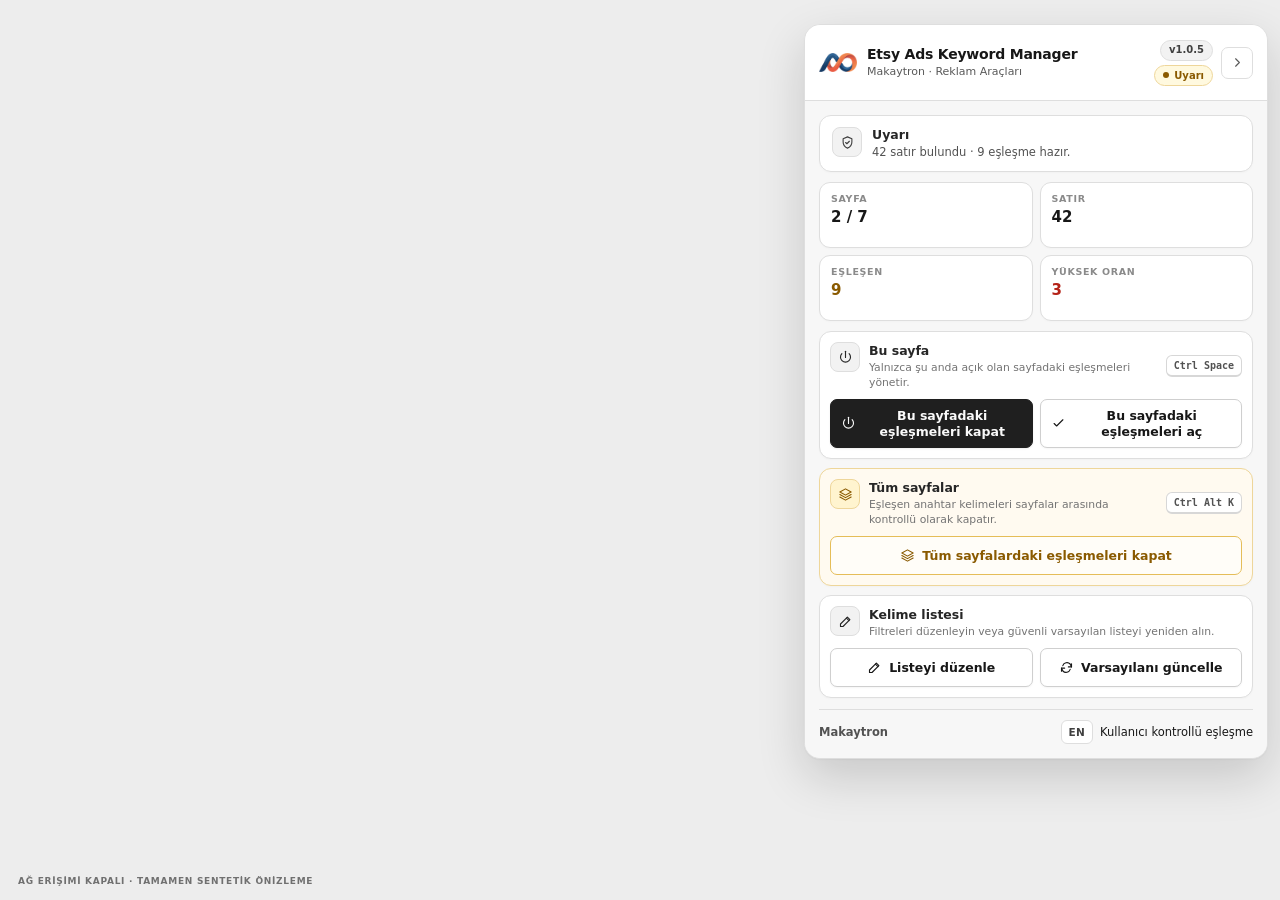
<file: docs/design/previews/ads-keyword-manager-command-center-v1.html>
<!doctype html>
<html lang="tr">
<head>
<meta charset="utf-8">
<meta name="viewport" content="width=device-width,initial-scale=1">
<title>Makaytron Etsy Ads Keyword Manager — production command center</title>
<style>
  html,body{margin:0;min-height:100%;background:#ededed;color:#171717;font-family:Inter,ui-sans-serif,-apple-system,BlinkMacSystemFont,"Segoe UI",sans-serif}
  body{overflow:hidden}
  .fixture-watermark{position:fixed;left:18px;bottom:13px;color:#707070;font:750 9px/1.2 ui-sans-serif,system-ui;letter-spacing:.08em;text-transform:uppercase;z-index:2}
  #listing-detail-targeted-keywords-accordion{position:absolute;left:-12000px;top:0;width:1100px;background:#fff}
  #makaytron-ad-wordlist{top:24px!important;right:12px!important}
</style>
<script>
(() => {
  const store = new Map([
    ['adWordlist', "svg\npng\ndigital\ntemplate\n=instant download\n/mockup|bundle/"],
    ['adWordlistLanguage', 'tr'],
    ['adWordlistPanelCollapsed', false],
    ['adKeywordManagerScriptUpdateState', { lastCheckedAt: 1788368650539, lastStatus: 'current', latestVersion: '1.0.5' }],
    ['makaytron-telemetry:etsy-ads-keyword-manager:v1:enabled', false],
    ['makaytron-telemetry:etsy-ads-keyword-manager:v1:enable-pending', false]
  ]);
  let menuId = 0;
  globalThis.GM = {
    getValue: async (key, fallback) => store.has(key) ? store.get(key) : fallback,
    setValue: async (key, value) => { store.set(key, value); },
    deleteValue: async key => { store.delete(key); },
    addValueChangeListener: () => 1,
    registerMenuCommand: () => ++menuId
  };
  globalThis.GM_info = { script: {
    version: '1.0.5',
    downloadURL: 'https://raw.githubusercontent.com/Makaytron/Etsy-Automation-Tools/main/scripts/etsy-ads-keyword-manager/Makaytron-Etsy-Ads-Keyword-Manager.user.js',
    updateURL: 'https://raw.githubusercontent.com/Makaytron/Etsy-Automation-Tools/main/scripts/etsy-ads-keyword-manager/Makaytron-Etsy-Ads-Keyword-Manager.user.js'
  }};
  globalThis.GM_registerMenuCommand = () => ++menuId;
  globalThis.GM_unregisterMenuCommand = () => {};
  globalThis.GM_addElement = (tag, attributes = {}) => {
    const element = document.createElement(tag);
    for (const [key, value] of Object.entries(attributes)) {
      if (key === 'textContent') element.textContent = value;
      else element.setAttribute(key, String(value));
    }
    (document.head || document.documentElement).appendChild(element);
    return element;
  };
  globalThis.GM_xmlhttpRequest = options => {
    setTimeout(() => options.onload?.({
      status: 200,
      responseText: '// ==UserScript==\n// @version 1.0.5\n// ==/UserScript=='
    }), 0);
    return { abort() {} };
  };
  globalThis.GM_getValue = (key, fallback) => store.has(key) ? store.get(key) : fallback;
  globalThis.GM_setValue = (key, value) => store.set(key, value);
  globalThis.GM_deleteValue = key => store.delete(key);
  window.confirm = () => false;
  window.open = () => null;

  const view = new URL(location.href).searchParams.get('view') || 'panel';
  const settle = () => {
    const panel = document.getElementById('makaytron-ad-wordlist');
    if (!panel) return false;
    const state = panel.querySelector('[data-panel-state]')?.dataset.state;
    if (!['ready', 'warning', 'success'].includes(state)) return false;
    document.getElementById('makaytron-ad-wordlist-toasts')?.remove();
    if (view === 'modal' && !document.getElementById('makaytron-ad-wordlist-editor')) {
      panel.querySelector('[data-action="edit"]')?.click();
      return false;
    }
    if (view === 'modal' && !document.getElementById('makaytron-ad-wordlist-editor')) return false;
    document.documentElement.setAttribute('data-fixture-ready', view);
    return true;
  };
  const readyTimer = setInterval(() => {
    if (settle()) clearInterval(readyTimer);
  }, 40);
  setTimeout(settle, 0);
})();
</script>
</head>
<body>
  <div class="fixture-watermark">Ağ erişimi kapalı · tamamen sentetik önizleme</div>
  <section id="listing-detail-targeted-keywords-accordion">
    <table>
      <thead><tr><th>Keyword</th><th>Clicks</th><th>Orders</th><th>Status</th></tr></thead>
      <tbody><tr class="wt-table__row">
    <th class="wt-table__row__cell" scope="row"><p>svg teacher bundle</p></th>
    <td><span class="wt-table--responsive__title">Clicks</span><p>52</p></td>
    <td><span class="wt-table--responsive__title">Orders</span><p>1</p></td>
    <td><label><input type="checkbox" ><span>Enabled</span></label></td>
  </tr>
<tr class="wt-table__row">
    <th class="wt-table__row__cell" scope="row"><p>png school mascot</p></th>
    <td><span class="wt-table--responsive__title">Clicks</span><p>30</p></td>
    <td><span class="wt-table--responsive__title">Orders</span><p>0</p></td>
    <td><label><input type="checkbox" checked><span>Enabled</span></label></td>
  </tr>
<tr class="wt-table__row">
    <th class="wt-table__row__cell" scope="row"><p>digital class shirt</p></th>
    <td><span class="wt-table--responsive__title">Clicks</span><p>80</p></td>
    <td><span class="wt-table--responsive__title">Orders</span><p>2</p></td>
    <td><label><input type="checkbox" checked><span>Enabled</span></label></td>
  </tr>
<tr class="wt-table__row">
    <th class="wt-table__row__cell" scope="row"><p>editable template tee</p></th>
    <td><span class="wt-table--responsive__title">Clicks</span><p>6</p></td>
    <td><span class="wt-table--responsive__title">Orders</span><p>1</p></td>
    <td><label><input type="checkbox" ><span>Enabled</span></label></td>
  </tr>
<tr class="wt-table__row">
    <th class="wt-table__row__cell" scope="row"><p>instant download</p></th>
    <td><span class="wt-table--responsive__title">Clicks</span><p>7</p></td>
    <td><span class="wt-table--responsive__title">Orders</span><p>1</p></td>
    <td><label><input type="checkbox" checked><span>Enabled</span></label></td>
  </tr>
<tr class="wt-table__row">
    <th class="wt-table__row__cell" scope="row"><p>mockup bundle</p></th>
    <td><span class="wt-table--responsive__title">Clicks</span><p>8</p></td>
    <td><span class="wt-table--responsive__title">Orders</span><p>1</p></td>
    <td><label><input type="checkbox" checked><span>Enabled</span></label></td>
  </tr>
<tr class="wt-table__row">
    <th class="wt-table__row__cell" scope="row"><p>retro svg design</p></th>
    <td><span class="wt-table--responsive__title">Clicks</span><p>9</p></td>
    <td><span class="wt-table--responsive__title">Orders</span><p>1</p></td>
    <td><label><input type="checkbox" ><span>Enabled</span></label></td>
  </tr>
<tr class="wt-table__row">
    <th class="wt-table__row__cell" scope="row"><p>digital png file</p></th>
    <td><span class="wt-table--responsive__title">Clicks</span><p>10</p></td>
    <td><span class="wt-table--responsive__title">Orders</span><p>1</p></td>
    <td><label><input type="checkbox" checked><span>Enabled</span></label></td>
  </tr>
<tr class="wt-table__row">
    <th class="wt-table__row__cell" scope="row"><p>teacher template</p></th>
    <td><span class="wt-table--responsive__title">Clicks</span><p>11</p></td>
    <td><span class="wt-table--responsive__title">Orders</span><p>1</p></td>
    <td><label><input type="checkbox" checked><span>Enabled</span></label></td>
  </tr>
<tr class="wt-table__row">
    <th class="wt-table__row__cell" scope="row"><p>synthetic keyword 01</p></th>
    <td><span class="wt-table--responsive__title">Clicks</span><p>12</p></td>
    <td><span class="wt-table--responsive__title">Orders</span><p>1</p></td>
    <td><label><input type="checkbox" ><span>Enabled</span></label></td>
  </tr>
<tr class="wt-table__row">
    <th class="wt-table__row__cell" scope="row"><p>synthetic keyword 02</p></th>
    <td><span class="wt-table--responsive__title">Clicks</span><p>13</p></td>
    <td><span class="wt-table--responsive__title">Orders</span><p>1</p></td>
    <td><label><input type="checkbox" checked><span>Enabled</span></label></td>
  </tr>
<tr class="wt-table__row">
    <th class="wt-table__row__cell" scope="row"><p>synthetic keyword 03</p></th>
    <td><span class="wt-table--responsive__title">Clicks</span><p>14</p></td>
    <td><span class="wt-table--responsive__title">Orders</span><p>1</p></td>
    <td><label><input type="checkbox" checked><span>Enabled</span></label></td>
  </tr>
<tr class="wt-table__row">
    <th class="wt-table__row__cell" scope="row"><p>synthetic keyword 04</p></th>
    <td><span class="wt-table--responsive__title">Clicks</span><p>3</p></td>
    <td><span class="wt-table--responsive__title">Orders</span><p>1</p></td>
    <td><label><input type="checkbox" ><span>Enabled</span></label></td>
  </tr>
<tr class="wt-table__row">
    <th class="wt-table__row__cell" scope="row"><p>synthetic keyword 05</p></th>
    <td><span class="wt-table--responsive__title">Clicks</span><p>4</p></td>
    <td><span class="wt-table--responsive__title">Orders</span><p>1</p></td>
    <td><label><input type="checkbox" checked><span>Enabled</span></label></td>
  </tr>
<tr class="wt-table__row">
    <th class="wt-table__row__cell" scope="row"><p>synthetic keyword 06</p></th>
    <td><span class="wt-table--responsive__title">Clicks</span><p>5</p></td>
    <td><span class="wt-table--responsive__title">Orders</span><p>1</p></td>
    <td><label><input type="checkbox" checked><span>Enabled</span></label></td>
  </tr>
<tr class="wt-table__row">
    <th class="wt-table__row__cell" scope="row"><p>synthetic keyword 07</p></th>
    <td><span class="wt-table--responsive__title">Clicks</span><p>6</p></td>
    <td><span class="wt-table--responsive__title">Orders</span><p>1</p></td>
    <td><label><input type="checkbox" ><span>Enabled</span></label></td>
  </tr>
<tr class="wt-table__row">
    <th class="wt-table__row__cell" scope="row"><p>synthetic keyword 08</p></th>
    <td><span class="wt-table--responsive__title">Clicks</span><p>7</p></td>
    <td><span class="wt-table--responsive__title">Orders</span><p>1</p></td>
    <td><label><input type="checkbox" checked><span>Enabled</span></label></td>
  </tr>
<tr class="wt-table__row">
    <th class="wt-table__row__cell" scope="row"><p>synthetic keyword 09</p></th>
    <td><span class="wt-table--responsive__title">Clicks</span><p>8</p></td>
    <td><span class="wt-table--responsive__title">Orders</span><p>1</p></td>
    <td><label><input type="checkbox" checked><span>Enabled</span></label></td>
  </tr>
<tr class="wt-table__row">
    <th class="wt-table__row__cell" scope="row"><p>synthetic keyword 10</p></th>
    <td><span class="wt-table--responsive__title">Clicks</span><p>9</p></td>
    <td><span class="wt-table--responsive__title">Orders</span><p>1</p></td>
    <td><label><input type="checkbox" ><span>Enabled</span></label></td>
  </tr>
<tr class="wt-table__row">
    <th class="wt-table__row__cell" scope="row"><p>synthetic keyword 11</p></th>
    <td><span class="wt-table--responsive__title">Clicks</span><p>10</p></td>
    <td><span class="wt-table--responsive__title">Orders</span><p>1</p></td>
    <td><label><input type="checkbox" checked><span>Enabled</span></label></td>
  </tr>
<tr class="wt-table__row">
    <th class="wt-table__row__cell" scope="row"><p>synthetic keyword 12</p></th>
    <td><span class="wt-table--responsive__title">Clicks</span><p>11</p></td>
    <td><span class="wt-table--responsive__title">Orders</span><p>1</p></td>
    <td><label><input type="checkbox" checked><span>Enabled</span></label></td>
  </tr>
<tr class="wt-table__row">
    <th class="wt-table__row__cell" scope="row"><p>synthetic keyword 13</p></th>
    <td><span class="wt-table--responsive__title">Clicks</span><p>12</p></td>
    <td><span class="wt-table--responsive__title">Orders</span><p>1</p></td>
    <td><label><input type="checkbox" ><span>Enabled</span></label></td>
  </tr>
<tr class="wt-table__row">
    <th class="wt-table__row__cell" scope="row"><p>synthetic keyword 14</p></th>
    <td><span class="wt-table--responsive__title">Clicks</span><p>13</p></td>
    <td><span class="wt-table--responsive__title">Orders</span><p>1</p></td>
    <td><label><input type="checkbox" checked><span>Enabled</span></label></td>
  </tr>
<tr class="wt-table__row">
    <th class="wt-table__row__cell" scope="row"><p>synthetic keyword 15</p></th>
    <td><span class="wt-table--responsive__title">Clicks</span><p>14</p></td>
    <td><span class="wt-table--responsive__title">Orders</span><p>1</p></td>
    <td><label><input type="checkbox" checked><span>Enabled</span></label></td>
  </tr>
<tr class="wt-table__row">
    <th class="wt-table__row__cell" scope="row"><p>synthetic keyword 16</p></th>
    <td><span class="wt-table--responsive__title">Clicks</span><p>3</p></td>
    <td><span class="wt-table--responsive__title">Orders</span><p>1</p></td>
    <td><label><input type="checkbox" ><span>Enabled</span></label></td>
  </tr>
<tr class="wt-table__row">
    <th class="wt-table__row__cell" scope="row"><p>synthetic keyword 17</p></th>
    <td><span class="wt-table--responsive__title">Clicks</span><p>4</p></td>
    <td><span class="wt-table--responsive__title">Orders</span><p>1</p></td>
    <td><label><input type="checkbox" checked><span>Enabled</span></label></td>
  </tr>
<tr class="wt-table__row">
    <th class="wt-table__row__cell" scope="row"><p>synthetic keyword 18</p></th>
    <td><span class="wt-table--responsive__title">Clicks</span><p>5</p></td>
    <td><span class="wt-table--responsive__title">Orders</span><p>1</p></td>
    <td><label><input type="checkbox" checked><span>Enabled</span></label></td>
  </tr>
<tr class="wt-table__row">
    <th class="wt-table__row__cell" scope="row"><p>synthetic keyword 19</p></th>
    <td><span class="wt-table--responsive__title">Clicks</span><p>6</p></td>
    <td><span class="wt-table--responsive__title">Orders</span><p>1</p></td>
    <td><label><input type="checkbox" ><span>Enabled</span></label></td>
  </tr>
<tr class="wt-table__row">
    <th class="wt-table__row__cell" scope="row"><p>synthetic keyword 20</p></th>
    <td><span class="wt-table--responsive__title">Clicks</span><p>7</p></td>
    <td><span class="wt-table--responsive__title">Orders</span><p>1</p></td>
    <td><label><input type="checkbox" checked><span>Enabled</span></label></td>
  </tr>
<tr class="wt-table__row">
    <th class="wt-table__row__cell" scope="row"><p>synthetic keyword 21</p></th>
    <td><span class="wt-table--responsive__title">Clicks</span><p>8</p></td>
    <td><span class="wt-table--responsive__title">Orders</span><p>1</p></td>
    <td><label><input type="checkbox" checked><span>Enabled</span></label></td>
  </tr>
<tr class="wt-table__row">
    <th class="wt-table__row__cell" scope="row"><p>synthetic keyword 22</p></th>
    <td><span class="wt-table--responsive__title">Clicks</span><p>9</p></td>
    <td><span class="wt-table--responsive__title">Orders</span><p>1</p></td>
    <td><label><input type="checkbox" ><span>Enabled</span></label></td>
  </tr>
<tr class="wt-table__row">
    <th class="wt-table__row__cell" scope="row"><p>synthetic keyword 23</p></th>
    <td><span class="wt-table--responsive__title">Clicks</span><p>10</p></td>
    <td><span class="wt-table--responsive__title">Orders</span><p>1</p></td>
    <td><label><input type="checkbox" checked><span>Enabled</span></label></td>
  </tr>
<tr class="wt-table__row">
    <th class="wt-table__row__cell" scope="row"><p>synthetic keyword 24</p></th>
    <td><span class="wt-table--responsive__title">Clicks</span><p>11</p></td>
    <td><span class="wt-table--responsive__title">Orders</span><p>1</p></td>
    <td><label><input type="checkbox" checked><span>Enabled</span></label></td>
  </tr>
<tr class="wt-table__row">
    <th class="wt-table__row__cell" scope="row"><p>synthetic keyword 25</p></th>
    <td><span class="wt-table--responsive__title">Clicks</span><p>12</p></td>
    <td><span class="wt-table--responsive__title">Orders</span><p>1</p></td>
    <td><label><input type="checkbox" ><span>Enabled</span></label></td>
  </tr>
<tr class="wt-table__row">
    <th class="wt-table__row__cell" scope="row"><p>synthetic keyword 26</p></th>
    <td><span class="wt-table--responsive__title">Clicks</span><p>13</p></td>
    <td><span class="wt-table--responsive__title">Orders</span><p>1</p></td>
    <td><label><input type="checkbox" checked><span>Enabled</span></label></td>
  </tr>
<tr class="wt-table__row">
    <th class="wt-table__row__cell" scope="row"><p>synthetic keyword 27</p></th>
    <td><span class="wt-table--responsive__title">Clicks</span><p>14</p></td>
    <td><span class="wt-table--responsive__title">Orders</span><p>1</p></td>
    <td><label><input type="checkbox" checked><span>Enabled</span></label></td>
  </tr>
<tr class="wt-table__row">
    <th class="wt-table__row__cell" scope="row"><p>synthetic keyword 28</p></th>
    <td><span class="wt-table--responsive__title">Clicks</span><p>3</p></td>
    <td><span class="wt-table--responsive__title">Orders</span><p>1</p></td>
    <td><label><input type="checkbox" ><span>Enabled</span></label></td>
  </tr>
<tr class="wt-table__row">
    <th class="wt-table__row__cell" scope="row"><p>synthetic keyword 29</p></th>
    <td><span class="wt-table--responsive__title">Clicks</span><p>4</p></td>
    <td><span class="wt-table--responsive__title">Orders</span><p>1</p></td>
    <td><label><input type="checkbox" checked><span>Enabled</span></label></td>
  </tr>
<tr class="wt-table__row">
    <th class="wt-table__row__cell" scope="row"><p>synthetic keyword 30</p></th>
    <td><span class="wt-table--responsive__title">Clicks</span><p>5</p></td>
    <td><span class="wt-table--responsive__title">Orders</span><p>1</p></td>
    <td><label><input type="checkbox" checked><span>Enabled</span></label></td>
  </tr>
<tr class="wt-table__row">
    <th class="wt-table__row__cell" scope="row"><p>synthetic keyword 31</p></th>
    <td><span class="wt-table--responsive__title">Clicks</span><p>6</p></td>
    <td><span class="wt-table--responsive__title">Orders</span><p>1</p></td>
    <td><label><input type="checkbox" ><span>Enabled</span></label></td>
  </tr>
<tr class="wt-table__row">
    <th class="wt-table__row__cell" scope="row"><p>synthetic keyword 32</p></th>
    <td><span class="wt-table--responsive__title">Clicks</span><p>7</p></td>
    <td><span class="wt-table--responsive__title">Orders</span><p>1</p></td>
    <td><label><input type="checkbox" checked><span>Enabled</span></label></td>
  </tr>
<tr class="wt-table__row">
    <th class="wt-table__row__cell" scope="row"><p>synthetic keyword 33</p></th>
    <td><span class="wt-table--responsive__title">Clicks</span><p>8</p></td>
    <td><span class="wt-table--responsive__title">Orders</span><p>1</p></td>
    <td><label><input type="checkbox" checked><span>Enabled</span></label></td>
  </tr></tbody>
    </table>
    <nav aria-label="Pagination">
      <button type="button">1 / 7</button>
      <button type="button" aria-current="true">2 / 7</button>
      <button type="button">3 / 7</button>
    </nav>
  </section>
  <script>
    (0, eval)("// ==UserScript==\n// @name         Makaytron Etsy Ads Keyword Manager\n// @name:tr      Makaytron Etsy Ads Keyword Manager\n// @name:en      Makaytron Etsy Ads Keyword Manager\n// @version      1.0.5\n// @description  Etsy Ads anahtar kelime eşleşmelerini form tabanlı bir panelden yönetin.\n// @description:tr Etsy Ads anahtar kelime eşleşmelerini form tabanlı bir panelden yönetin.\n// @description:en Manage Etsy Ads keyword matches from a form-based control panel.\n// @namespace    https://github.com/Makaytron/EtsyScript\n// @author       Makaytron (@Makaytron)\n// @license      MIT\n// @antifeature  tracking\n// @homepageURL  https://github.com/Makaytron/Etsy-Automation-Tools/tree/main/scripts/etsy-ads-keyword-manager\n// @supportURL   https://github.com/Makaytron/Etsy-Automation-Tools/issues\n// @updateURL    https://raw.githubusercontent.com/Makaytron/Etsy-Automation-Tools/main/scripts/etsy-ads-keyword-manager/Makaytron-Etsy-Ads-Keyword-Manager.user.js\n// @downloadURL  https://raw.githubusercontent.com/Makaytron/Etsy-Automation-Tools/main/scripts/etsy-ads-keyword-manager/Makaytron-Etsy-Ads-Keyword-Manager.user.js\n// @match        https://www.etsy.com/your/shops/me/advertising/listings/*\n// @icon         https://raw.githubusercontent.com/Makaytron/Etsy-Automation-Tools/main/assets/makaytron-logo.png\n// @grant        GM.getValue\n// @grant        GM.setValue\n// @grant        GM.deleteValue\n// @grant        GM.addValueChangeListener\n// @grant        GM_info\n// @grant        GM_registerMenuCommand\n// @grant        GM_unregisterMenuCommand\n// @grant        GM_addElement\n// @grant        GM_xmlhttpRequest\n// @connect      raw.githubusercontent.com\n// @connect      sjwibgcflufmzaorlwqe.supabase.co\n// @noframes\n// @run-at       document-idle\n// ==/UserScript==\n\n(function () {\n    'use strict';\n\n    // ─── Constants ────────────────────────────────────────────────────────────\n\n    const SCRIPT_SOURCE_URL = 'https://raw.githubusercontent.com/Makaytron/Etsy-Automation-Tools/main/scripts/etsy-ads-keyword-manager/Makaytron-Etsy-Ads-Keyword-Manager.user.js';\n    const WORD_LIST_URL = 'https://raw.githubusercontent.com/Makaytron/Etsy-Automation-Tools/main/scripts/etsy-ads-keyword-manager/keyword-rules.txt';\n    const APP_VERSION = '1.0.5';\n    const MKUI_VERSION = '1.0.0';\n    const MKUI_BUNDLE_HASH = 'sha256:1a68a28b84ef567e03e70da38cfd15e133e3d092452fef0f5ace2c447d32128b';\n    const TELEMETRY_ENDPOINT = 'https://sjwibgcflufmzaorlwqe.supabase.co/functions/v1/telemetry-ingest';\n    const TELEMETRY_HEADER_NAME = 'x-makaytron-telemetry';\n    const TELEMETRY_HEADER_VALUE = '1';\n    const TELEMETRY_SCRIPT_ID = 'etsy-ads-keyword-manager';\n    const TELEMETRY_ALLOWED_EVENTS = new Set(['script_opened', 'ads_keyword_change_applied']);\n    const TELEMETRY_ALLOWED_ERROR_CODES = new Set(['selector_ads_table', 'selector_ads_control', 'selector_ads_pagination', 'selector_ads_verification', 'network_rules_update', 'runtime_keyword_change', 'storage_rules_state']);\n    const TELEMETRY_PRIVACY_URL = 'https://github.com/Makaytron/Etsy-Automation-Tools/blob/main/PRIVACY.en.md';\n    const TELEMETRY_STORAGE_PREFIX = `makaytron-telemetry:${TELEMETRY_SCRIPT_ID}:v1`;\n    const TELEMETRY_KEYS = Object.freeze({\n        installationId: `${TELEMETRY_STORAGE_PREFIX}:installation-id`,\n        enabled: `${TELEMETRY_STORAGE_PREFIX}:enabled`,\n        enablePending: `${TELEMETRY_STORAGE_PREFIX}:enable-pending`,\n        consentOperation: `${TELEMETRY_STORAGE_PREFIX}:consent-operation`,\n        noticeSeen: `${TELEMETRY_STORAGE_PREFIX}:notice-seen:error-codes-v1`,\n        sentDays: `${TELEMETRY_STORAGE_PREFIX}:sent-days`,\n    });\n    const TELEMETRY_MISSING_VALUE = `${TELEMETRY_STORAGE_PREFIX}:missing`;\n    const TELEMETRY_CONSENT_OPERATION_TTL_MS = 30_000;\n    const TELEMETRY_SENT_DAYS_OWNER_KEY = '__installationId';\n    const TELEMETRY_SENT_DAYS_LOCK_NAME = `${TELEMETRY_STORAGE_PREFIX}:sent-days-operation`;\n    const TELEMETRY_UUID_PATTERN = /^[0-9a-f]{8}-[0-9a-f]{4}-[1-8][0-9a-f]{3}-[89ab][0-9a-f]{3}-[0-9a-f]{12}$/i;\n    const telemetryPendingEvents = new Set();\n    const telemetryRequests = new Set();\n    let telemetrySentDaysWriteChain = Promise.resolve(false);\n    let telemetryOperationChain = Promise.resolve(false);\n    let telemetryInstallationPromise = null;\n    let telemetryInstallationListenerPromise = null;\n    let telemetryInstallationListenerReady = false;\n    let telemetryInstallationChangeChain = Promise.resolve(false);\n    let telemetryRemoteSentDaysRevision = 0;\n    let telemetryLatestRemoteSentDays = null;\n    let telemetryBlockedInSession = false;\n    let telemetryMenuRegistered = false;\n\n    async function telemetryReadValue(key, fallback) {\n        try {\n            if (typeof GM !== 'undefined' && typeof GM.getValue === 'function') return { ok: true, value: await GM.getValue(key, fallback) };\n            if (typeof GM_getValue === 'function') return { ok: true, value: GM_getValue(key, fallback) };\n        } catch { return { ok: false, value: fallback }; }\n        return { ok: false, value: fallback };\n    }\n\n    async function telemetryGetValue(key, fallback) {\n        return (await telemetryReadValue(key, fallback)).value;\n    }\n\n    async function telemetrySetValue(key, value) {\n        try {\n            if (typeof GM !== 'undefined' && typeof GM.setValue === 'function') await GM.setValue(key, value);\n            else if (typeof GM_setValue === 'function') GM_setValue(key, value);\n            else return false;\n            return true;\n        } catch { return false; }\n    }\n\n    async function telemetryDeleteValue(key) {\n        try {\n            if (typeof GM !== 'undefined' && typeof GM.deleteValue === 'function') await GM.deleteValue(key);\n            else if (typeof GM_deleteValue === 'function') GM_deleteValue(key);\n            else return telemetrySetValue(key, null);\n            return true;\n        } catch { return false; }\n    }\n\n    function telemetrySuppressed() {\n        return navigator.webdriver === true\n            || navigator.doNotTrack === '1'\n            || globalThis.doNotTrack === '1'\n            || navigator.globalPrivacyControl === true;\n    }\n\n    function telemetryUuid() {\n        if (typeof globalThis.crypto?.randomUUID === 'function') return globalThis.crypto.randomUUID();\n        const bytes = new Uint8Array(16);\n        if (typeof globalThis.crypto?.getRandomValues === 'function') globalThis.crypto.getRandomValues(bytes);\n        else return '';\n        bytes[6] = (bytes[6] & 0x0f) | 0x40;\n        bytes[8] = (bytes[8] & 0x3f) | 0x80;\n        const hex = [...bytes].map(value => value.toString(16).padStart(2, '0'));\n        return `${hex.slice(0, 4).join('')}-${hex.slice(4, 6).join('')}-${hex.slice(6, 8).join('')}-${hex.slice(8, 10).join('')}-${hex.slice(10).join('')}`;\n    }\n\n    function telemetryWebLocksAvailable() {\n        const locks = typeof navigator !== 'undefined' ? navigator.locks : null;\n        return !!locks && typeof locks.request === 'function';\n    }\n\n    function withTelemetrySentDaysLock(operation) {\n        const locks = typeof navigator !== 'undefined' ? navigator.locks : null;\n        if (locks && typeof locks.request === 'function') {\n            return locks.request(\n                TELEMETRY_SENT_DAYS_LOCK_NAME,\n                { mode: 'exclusive' },\n                () => operation(true),\n            );\n        }\n        return Promise.resolve(false);\n    }\n\n    async function telemetryDeleteAndConfirmMissing(key) {\n        await telemetryDeleteValue(key);\n        const readback = await telemetryReadValue(key, TELEMETRY_MISSING_VALUE);\n        const cleared = readback.ok && readback.value === TELEMETRY_MISSING_VALUE;\n        if (!cleared) telemetryBlockedInSession = true;\n        return cleared;\n    }\n\n    async function clearTelemetrySentDaysForInstallationLocked(installationId) {\n        const remoteRevisionBefore = telemetryRemoteSentDaysRevision;\n        const read = await telemetryReadValue(TELEMETRY_KEYS.sentDays, TELEMETRY_MISSING_VALUE);\n        if (!read.ok) { telemetryBlockedInSession = true; return false; }\n        if (read.value === TELEMETRY_MISSING_VALUE) return true;\n        const stored = read.value && typeof read.value === 'object' && !Array.isArray(read.value) ? read.value : null;\n        const owner = stored?.[TELEMETRY_SENT_DAYS_OWNER_KEY];\n        if (typeof owner === 'string' && TELEMETRY_UUID_PATTERN.test(owner) && owner !== installationId) return true;\n        const cleared = await telemetryDeleteAndConfirmMissing(TELEMETRY_KEYS.sentDays);\n        const remoteValue = telemetryLatestRemoteSentDays;\n        const remoteOwner = remoteValue?.[TELEMETRY_SENT_DAYS_OWNER_KEY];\n        if (telemetryRemoteSentDaysRevision !== remoteRevisionBefore\n            && typeof remoteOwner === 'string' && TELEMETRY_UUID_PATTERN.test(remoteOwner)\n            && remoteOwner !== installationId) {\n            await telemetrySetValue(TELEMETRY_KEYS.sentDays, remoteValue);\n            const restored = await telemetryReadValue(TELEMETRY_KEYS.sentDays, null);\n            const preserved = restored.ok\n                && restored.value?.[TELEMETRY_SENT_DAYS_OWNER_KEY] === remoteOwner;\n            if (!preserved) telemetryBlockedInSession = true;\n            return preserved;\n        }\n        return cleared;\n    }\n\n    function clearTelemetrySentDaysForInstallation(installationId) {\n        return withTelemetrySentDaysLock(\n            () => clearTelemetrySentDaysForInstallationLocked(installationId),\n            { destructive: true },\n        );\n    }\n\n    async function reconcileReplacedTelemetryInstallation(oldInstallationId) {\n        const [deleted, sentDaysCleared] = await Promise.all([\n            telemetryDeleteInstallation(oldInstallationId),\n            clearTelemetrySentDaysForInstallation(oldInstallationId),\n        ]);\n        if (!deleted || !sentDaysCleared) telemetryBlockedInSession = true;\n        return deleted && sentDaysCleared;\n    }\n\n    function queueTelemetryInstallationReconciliation(oldValue, newValue, remote) {\n        if (remote !== true\n            || typeof oldValue !== 'string'\n            || !TELEMETRY_UUID_PATTERN.test(oldValue)\n            || oldValue === newValue) return;\n        const cleanup = telemetryInstallationChangeChain.then(\n            () => reconcileReplacedTelemetryInstallation(oldValue),\n            () => reconcileReplacedTelemetryInstallation(oldValue),\n        );\n        telemetryInstallationChangeChain = cleanup.catch(() => {\n            telemetryBlockedInSession = true;\n            return false;\n        });\n    }\n\n    async function ensureTelemetryInstallationListener() {\n        if (telemetryInstallationListenerReady) return true;\n        if (telemetryInstallationListenerPromise) return telemetryInstallationListenerPromise;\n        const pending = (async () => {\n            try {\n                const modern = typeof GM !== 'undefined' && typeof GM.addValueChangeListener === 'function'\n                    ? GM.addValueChangeListener.bind(GM)\n                    : null;\n                const legacy = typeof GM_addValueChangeListener === 'function' ? GM_addValueChangeListener : null;\n                const register = modern || legacy;\n                if (!register) return false;\n                const installationListenerId = await register(\n                    TELEMETRY_KEYS.installationId,\n                    (_key, oldValue, newValue, remote) => queueTelemetryInstallationReconciliation(oldValue, newValue, remote),\n                );\n                const sentDaysListenerId = await register(\n                    TELEMETRY_KEYS.sentDays,\n                    (_key, _oldValue, newValue, remote) => {\n                        if (remote !== true) return;\n                        telemetryRemoteSentDaysRevision += 1;\n                        telemetryLatestRemoteSentDays = newValue && typeof newValue === 'object' && !Array.isArray(newValue)\n                            ? { ...newValue } : null;\n                    },\n                );\n                telemetryInstallationListenerReady = installationListenerId !== undefined && installationListenerId !== null\n                    && sentDaysListenerId !== undefined && sentDaysListenerId !== null;\n                return telemetryInstallationListenerReady;\n            } catch { return false; }\n        })();\n        telemetryInstallationListenerPromise = pending;\n        try { return await pending; }\n        finally { if (telemetryInstallationListenerPromise === pending) telemetryInstallationListenerPromise = null; }\n    }\n\n    function normalizeTelemetryConsentOperation(value) {\n        if (!value || typeof value !== 'object' || Array.isArray(value)) return null;\n        const token = typeof value.token === 'string' ? value.token : '';\n        const intent = value.intent === 'enable' || value.intent === 'disable' ? value.intent : '';\n        const startedAt = Number(value.startedAt);\n        return token && intent && Number.isFinite(startedAt) ? { token, intent, startedAt } : null;\n    }\n\n    function telemetryConsentOperationActive(operation) {\n        const age = Date.now() - Number(operation?.startedAt);\n        return !!operation && age >= -5_000 && age \u003c TELEMETRY_CONSENT_OPERATION_TTL_MS;\n    }\n\n    function telemetryConsentOperationToken() {\n        const uuid = telemetryUuid();\n        return TELEMETRY_UUID_PATTERN.test(uuid)\n            ? uuid\n            : `op-${Date.now()}-${Math.random().toString(36).slice(2, 14)}`;\n    }\n\n    async function telemetryConsentIdle() {\n        const read = await telemetryReadValue(TELEMETRY_KEYS.consentOperation, TELEMETRY_MISSING_VALUE);\n        if (!read.ok) { telemetryBlockedInSession = true; return false; }\n        if (read.value === TELEMETRY_MISSING_VALUE) return true;\n        const operation = normalizeTelemetryConsentOperation(read.value);\n        if (!operation) { telemetryBlockedInSession = true; return false; }\n        return !telemetryConsentOperationActive(operation);\n    }\n\n    async function beginTelemetryConsentOperation(intent) {\n        const existingRead = await telemetryReadValue(TELEMETRY_KEYS.consentOperation, TELEMETRY_MISSING_VALUE);\n        if (!existingRead.ok) { telemetryBlockedInSession = true; return ''; }\n        if (existingRead.value !== TELEMETRY_MISSING_VALUE) {\n            const existing = normalizeTelemetryConsentOperation(existingRead.value);\n            if (!existing || telemetryConsentOperationActive(existing)) return '';\n        }\n        const operation = { token: telemetryConsentOperationToken(), intent, startedAt: Date.now() };\n        await telemetrySetValue(TELEMETRY_KEYS.consentOperation, operation);\n        let verified = await telemetryReadValue(TELEMETRY_KEYS.consentOperation, null);\n        if (!verified.ok || normalizeTelemetryConsentOperation(verified.value)?.token !== operation.token) return '';\n        await new Promise((resolve) => setTimeout(resolve, 0));\n        verified = await telemetryReadValue(TELEMETRY_KEYS.consentOperation, null);\n        return verified.ok && normalizeTelemetryConsentOperation(verified.value)?.token === operation.token\n            ? operation.token : '';\n    }\n\n    async function telemetryConsentOperationOwned(token, intent) {\n        const read = await telemetryReadValue(TELEMETRY_KEYS.consentOperation, null);\n        const operation = read.ok ? normalizeTelemetryConsentOperation(read.value) : null;\n        return !!operation && operation.token === token && operation.intent === intent\n            && telemetryConsentOperationActive(operation);\n    }\n\n    async function releaseTelemetryConsentOperation(token, intent) {\n        if (!await telemetryConsentOperationOwned(token, intent)) return false;\n        await telemetryDeleteValue(TELEMETRY_KEYS.consentOperation);\n        const readback = await telemetryReadValue(TELEMETRY_KEYS.consentOperation, TELEMETRY_MISSING_VALUE);\n        const released = readback.ok && readback.value === TELEMETRY_MISSING_VALUE;\n        if (!released) telemetryBlockedInSession = true;\n        return released;\n    }\n\n    async function telemetryInstallationId() {\n        if (telemetryInstallationPromise) return telemetryInstallationPromise;\n        const pending = (async () => {\n            const listenerReady = await ensureTelemetryInstallationListener();\n            const storedRead = await telemetryReadValue(TELEMETRY_KEYS.installationId, '');\n            if (!storedRead.ok) return '';\n            const stored = storedRead.value;\n            if (typeof stored === 'string' && TELEMETRY_UUID_PATTERN.test(stored)) return stored;\n            if (!listenerReady && !telemetryWebLocksAvailable()) return '';\n            const created = telemetryUuid();\n            if (!TELEMETRY_UUID_PATTERN.test(created) || !await telemetrySetValue(TELEMETRY_KEYS.installationId, created)) return '';\n            const verifiedRead = await telemetryReadValue(TELEMETRY_KEYS.installationId, '');\n            return verifiedRead.ok && typeof verifiedRead.value === 'string' && TELEMETRY_UUID_PATTERN.test(verifiedRead.value)\n                ? verifiedRead.value : '';\n        })();\n        telemetryInstallationPromise = pending;\n        try { return await pending; }\n        finally { if (telemetryInstallationPromise === pending) telemetryInstallationPromise = null; }\n    }\n\n    function sendTelemetry(method, payload) {\n        return new Promise(resolve => {\n            const modernRequest = typeof GM !== 'undefined' && typeof GM.xmlHttpRequest === 'function'\n                ? GM.xmlHttpRequest.bind(GM)\n                : null;\n            const request = modernRequest || (typeof GM_xmlhttpRequest === 'function' ? GM_xmlhttpRequest : null);\n            if (!request) { resolve(false); return; }\n            let settled = false;\n            const finish = value => {\n                if (settled) return;\n                settled = true;\n                resolve(Boolean(value));\n            };\n            const options = {\n                method,\n                url: TELEMETRY_ENDPOINT,\n                headers: {\n                    'Content-Type': 'application/json',\n                    [TELEMETRY_HEADER_NAME]: TELEMETRY_HEADER_VALUE,\n                },\n                data: JSON.stringify(payload),\n                anonymous: true,\n                timeout: 8000,\n                onload: response => finish(Number(response?.status) === 202),\n                onerror: () => finish(false),\n                onabort: () => finish(false),\n                ontimeout: () => finish(false),\n            };\n            try {\n                const pending = request(options);\n                if (pending && typeof pending.then === 'function') {\n                    pending.then(response => finish(Number(response?.status) === 202)).catch(() => finish(false));\n                }\n            } catch { finish(false); }\n        });\n    }\n\n    function dispatchTelemetry(method, payload) {\n        const request = sendTelemetry(method, payload);\n        telemetryRequests.add(request);\n        void request.finally(() => telemetryRequests.delete(request));\n        return request;\n    }\n\n    function withTelemetryOperationLock(callback) {\n        const run = () => {\n            const locks = typeof navigator !== 'undefined' ? navigator.locks : null;\n            return locks && typeof locks.request === 'function'\n                ? locks.request(`${TELEMETRY_STORAGE_PREFIX}:operation`, { mode: 'exclusive' }, callback)\n                : callback();\n        };\n        const operation = telemetryOperationChain.then(run, run);\n        telemetryOperationChain = operation.catch(() => false);\n        return operation;\n    }\n\n    function telemetryDeleteInstallation(installationId) {\n        if (typeof installationId !== 'string' || !TELEMETRY_UUID_PATTERN.test(installationId)) return Promise.resolve(false);\n        return dispatchTelemetry('DELETE', {\n            schema: 1,\n            installation_id: installationId,\n            script_id: TELEMETRY_SCRIPT_ID,\n            app_version: APP_VERSION,\n        });\n    }\n\n    async function compensateTelemetryInstallation(installationId) {\n        telemetryBlockedInSession = true;\n        return telemetryDeleteInstallation(installationId);\n    }\n\n    async function telemetrySignalStillEnabled(installationId) {\n        if (telemetryBlockedInSession) return false;\n        if (!await telemetryConsentIdle()) return false;\n        const enabledRead = await telemetryReadValue(TELEMETRY_KEYS.enabled, true);\n        if (!enabledRead.ok || enabledRead.value !== true || telemetryBlockedInSession) return false;\n        const pendingRead = await telemetryReadValue(TELEMETRY_KEYS.enablePending, TELEMETRY_MISSING_VALUE);\n        if (!pendingRead.ok || pendingRead.value !== TELEMETRY_MISSING_VALUE || telemetryBlockedInSession) return false;\n        const installationRead = await telemetryReadValue(TELEMETRY_KEYS.installationId, '');\n        return installationRead.ok && installationRead.value === installationId && !telemetryBlockedInSession;\n    }\n\n    function markTelemetrySignalSent(signalKey, utcDay, installationId) {\n        const write = telemetrySentDaysWriteChain.then(() => withTelemetrySentDaysLock(async (lockHeld) => {\n            const failClosed = async (clearSentDays = false) => {\n                if (clearSentDays && lockHeld) {\n                    await clearTelemetrySentDaysForInstallationLocked(installationId);\n                }\n                await compensateTelemetryInstallation(installationId);\n                return false;\n            };\n            if (!await telemetrySignalStillEnabled(installationId)) return failClosed();\n            const storedDaysRead = await telemetryReadValue(TELEMETRY_KEYS.sentDays, {});\n            if (!storedDaysRead.ok) return failClosed();\n            const storedDays = storedDaysRead.value;\n            const sentDays = storedDays && typeof storedDays === 'object' && !Array.isArray(storedDays)\n                && storedDays[TELEMETRY_SENT_DAYS_OWNER_KEY] === installationId ? storedDays : {};\n            if (!await telemetrySetValue(TELEMETRY_KEYS.sentDays, {\n                ...sentDays,\n                [TELEMETRY_SENT_DAYS_OWNER_KEY]: installationId,\n                [signalKey]: utcDay,\n            })) return failClosed(true);\n            if (await telemetrySignalStillEnabled(installationId)) return true;\n            return failClosed(true);\n        }));\n        telemetrySentDaysWriteChain = write.catch(() => false);\n        return write;\n    }\n\n    async function trackTelemetry(eventName) {\n        if (!TELEMETRY_ALLOWED_EVENTS.has(eventName) || telemetrySuppressed() || !telemetryWebLocksAvailable()) return false;\n        return withTelemetryOperationLock(async () => {\n            if (telemetryBlockedInSession || telemetryPendingEvents.has(eventName)) return false;\n            telemetryPendingEvents.add(eventName);\n            try {\n                const enabledRead = await telemetryReadValue(TELEMETRY_KEYS.enabled, true);\n                if (!enabledRead.ok || enabledRead.value !== true || telemetryBlockedInSession) return false;\n                if (!await telemetryConsentIdle()) return false;\n                const pendingRead = await telemetryReadValue(TELEMETRY_KEYS.enablePending, TELEMETRY_MISSING_VALUE);\n                if (!pendingRead.ok || pendingRead.value !== TELEMETRY_MISSING_VALUE || telemetryBlockedInSession) return false;\n                const installationId = await telemetryInstallationId();\n                if (!installationId || telemetryBlockedInSession) return false;\n                const utcDay = new Date().toISOString().slice(0, 10);\n                const storedDaysRead = await telemetryReadValue(TELEMETRY_KEYS.sentDays, {});\n                if (!storedDaysRead.ok) return false;\n                const storedDays = storedDaysRead.value;\n                const sentDays = storedDays && typeof storedDays === 'object' && !Array.isArray(storedDays)\n                    && storedDays[TELEMETRY_SENT_DAYS_OWNER_KEY] === installationId ? storedDays : {};\n                if (sentDays[eventName] === utcDay) return false;\n                if (telemetryBlockedInSession) return false;\n                const accepted = await dispatchTelemetry('POST', {\n                    schema: 1,\n                    installation_id: installationId,\n                    script_id: TELEMETRY_SCRIPT_ID,\n                    event_name: eventName,\n                    app_version: APP_VERSION,\n                });\n                if (!accepted) return false;\n                if (!await telemetrySignalStillEnabled(installationId)) {\n                    await compensateTelemetryInstallation(installationId);\n                    return false;\n                }\n                return markTelemetrySignalSent(eventName, utcDay, installationId);\n            } catch { return false; }\n            finally { telemetryPendingEvents.delete(eventName); }\n        });\n    }\n\n    async function trackTelemetryError(errorCode) {\n        if (!TELEMETRY_ALLOWED_ERROR_CODES.has(errorCode) || telemetrySuppressed() || !telemetryWebLocksAvailable()) return false;\n        const signalKey = `error:${errorCode}`;\n        return withTelemetryOperationLock(async () => {\n            if (telemetryBlockedInSession || telemetryPendingEvents.has(signalKey)) return false;\n            telemetryPendingEvents.add(signalKey);\n            try {\n                const enabledRead = await telemetryReadValue(TELEMETRY_KEYS.enabled, true);\n                if (!enabledRead.ok || enabledRead.value !== true || telemetryBlockedInSession) return false;\n                if (!await telemetryConsentIdle()) return false;\n                const pendingRead = await telemetryReadValue(TELEMETRY_KEYS.enablePending, TELEMETRY_MISSING_VALUE);\n                if (!pendingRead.ok || pendingRead.value !== TELEMETRY_MISSING_VALUE || telemetryBlockedInSession) return false;\n                const installationId = await telemetryInstallationId();\n                if (!installationId || telemetryBlockedInSession) return false;\n                const utcDay = new Date().toISOString().slice(0, 10);\n                const storedDaysRead = await telemetryReadValue(TELEMETRY_KEYS.sentDays, {});\n                if (!storedDaysRead.ok) return false;\n                const storedDays = storedDaysRead.value;\n                const sentDays = storedDays && typeof storedDays === 'object' && !Array.isArray(storedDays)\n                    && storedDays[TELEMETRY_SENT_DAYS_OWNER_KEY] === installationId ? storedDays : {};\n                if (sentDays[signalKey] === utcDay || telemetryBlockedInSession) return false;\n                const accepted = await dispatchTelemetry('POST', {\n                    schema: 1,\n                    installation_id: installationId,\n                    script_id: TELEMETRY_SCRIPT_ID,\n                    error_code: errorCode,\n                    app_version: APP_VERSION,\n                });\n                if (!accepted) return false;\n                if (!await telemetrySignalStillEnabled(installationId)) {\n                    await compensateTelemetryInstallation(installationId);\n                    return false;\n                }\n                return markTelemetrySignalSent(signalKey, utcDay, installationId);\n            } catch { return false; }\n            finally { telemetryPendingEvents.delete(signalKey); }\n        });\n    }\n\n    async function disableTelemetryAndDelete() {\n        return withTelemetryOperationLock(async () => {\n            telemetryBlockedInSession = true;\n            const consentToken = await beginTelemetryConsentOperation('disable');\n            if (!consentToken) return { disabled: false, deleted: false };\n            let outcome = { disabled: false, deleted: false };\n            try {\n                outcome = await (async () => {\n                    const settingSaved = await telemetrySetValue(TELEMETRY_KEYS.enabled, false);\n                    const settingRead = settingSaved\n                        ? await telemetryReadValue(TELEMETRY_KEYS.enabled, true)\n                        : { ok: false, value: true };\n                    if (!settingRead.ok || settingRead.value !== false) return { disabled: false, deleted: false };\n                    if (!await telemetryConsentOperationOwned(consentToken, 'disable')) return { disabled: false, deleted: false };\n                    await Promise.allSettled([...telemetryRequests]);\n                    await telemetrySentDaysWriteChain.catch(() => false);\n                    const installationRead = await telemetryReadValue(TELEMETRY_KEYS.installationId, '');\n                    if (!installationRead.ok) return { disabled: true, deleted: false };\n                    if (!await telemetryConsentOperationOwned(consentToken, 'disable')) return { disabled: false, deleted: false };\n                    const installationId = installationRead.value;\n                    let deleted = true;\n                    if (typeof installationId === 'string' && TELEMETRY_UUID_PATTERN.test(installationId)) {\n                        deleted = await dispatchTelemetry('DELETE', {\n                            schema: 1,\n                            installation_id: installationId,\n                            script_id: TELEMETRY_SCRIPT_ID,\n                            app_version: APP_VERSION,\n                        });\n                    }\n                    if (!await telemetryConsentOperationOwned(consentToken, 'disable')) return { disabled: false, deleted: false };\n                    if (deleted) {\n                        const sentDaysCleared = await withTelemetrySentDaysLock(\n                            () => telemetryDeleteAndConfirmMissing(TELEMETRY_KEYS.sentDays),\n                            { destructive: true },\n                        );\n                        if (!sentDaysCleared) return { disabled: true, deleted: false };\n                        const installationCleared = await telemetryDeleteAndConfirmMissing(TELEMETRY_KEYS.installationId);\n                        const pendingCleared = await telemetryDeleteAndConfirmMissing(TELEMETRY_KEYS.enablePending);\n                        return { disabled: true, deleted: installationCleared && sentDaysCleared && pendingCleared };\n                    }\n                    return { disabled: true, deleted: false };\n                })();\n            } finally {\n                const released = await releaseTelemetryConsentOperation(consentToken, 'disable');\n                if (!released && outcome.disabled) outcome = { disabled: false, deleted: false };\n            }\n            return outcome;\n        });\n    }\n\n    async function enableTelemetry() {\n        if (!telemetryWebLocksAvailable()) {\n            telemetryBlockedInSession = true;\n            return false;\n        }\n        return withTelemetryOperationLock(async () => {\n            telemetryBlockedInSession = true;\n            const consentToken = await beginTelemetryConsentOperation('enable');\n            if (!consentToken) return false;\n            let enabled = false;\n            try {\n                const installationId = await telemetryInstallationId();\n                if (!installationId || !await telemetryConsentOperationOwned(consentToken, 'enable')) return false;\n\n                await telemetrySetValue(TELEMETRY_KEYS.enablePending, installationId);\n                let pendingRead = await telemetryReadValue(TELEMETRY_KEYS.enablePending, TELEMETRY_MISSING_VALUE);\n                if (!pendingRead.ok || pendingRead.value !== installationId) {\n                    pendingRead = await telemetryReadValue(TELEMETRY_KEYS.enablePending, TELEMETRY_MISSING_VALUE);\n                    if (!pendingRead.ok || pendingRead.value !== installationId) return false;\n                }\n                if (!await telemetryConsentOperationOwned(consentToken, 'enable')) return false;\n\n                await telemetrySetValue(TELEMETRY_KEYS.enabled, true);\n                let settingRead = await telemetryReadValue(TELEMETRY_KEYS.enabled, false);\n                if (!settingRead.ok || settingRead.value !== true) {\n                    settingRead = await telemetryReadValue(TELEMETRY_KEYS.enabled, false);\n                }\n                let installationRead = await telemetryReadValue(TELEMETRY_KEYS.installationId, '');\n                if (!installationRead.ok || installationRead.value !== installationId) {\n                    installationRead = await telemetryReadValue(TELEMETRY_KEYS.installationId, '');\n                }\n                if (settingRead.ok && settingRead.value === true\n                    && installationRead.ok && installationRead.value === installationId\n                    && await telemetryConsentOperationOwned(consentToken, 'enable')) {\n                    if (!await telemetryDeleteAndConfirmMissing(TELEMETRY_KEYS.enablePending)) return false;\n                    enabled = true;\n                } else if (await telemetryConsentOperationOwned(consentToken, 'enable')) {\n                    await telemetrySetValue(TELEMETRY_KEYS.enabled, false);\n                    let rollbackRead = await telemetryReadValue(TELEMETRY_KEYS.enabled, true);\n                    if (!rollbackRead.ok || rollbackRead.value !== false) {\n                        rollbackRead = await telemetryReadValue(TELEMETRY_KEYS.enabled, true);\n                    }\n                    if (rollbackRead.ok && rollbackRead.value === false) {\n                        await telemetryDeleteAndConfirmMissing(TELEMETRY_KEYS.enablePending);\n                    }\n                }\n            } finally {\n                const released = await releaseTelemetryConsentOperation(consentToken, 'enable');\n                if (!released) enabled = false;\n                telemetryBlockedInSession = !enabled;\n            }\n            return enabled;\n        });\n    }\n\n    async function showTelemetryFirstRunNotice() {\n        const noticeId = `makaytron-telemetry-notice-${TELEMETRY_SCRIPT_ID}`;\n        if (!document.documentElement || document.getElementById(noticeId)) return;\n        const enabledRead = await telemetryReadValue(TELEMETRY_KEYS.enabled, true);\n        if (!enabledRead.ok) { telemetryBlockedInSession = true; return; }\n        if (enabledRead.value !== true) return;\n        if (!await telemetryConsentIdle()) return;\n        const pendingRead = await telemetryReadValue(TELEMETRY_KEYS.enablePending, TELEMETRY_MISSING_VALUE);\n        if (!pendingRead.ok || pendingRead.value !== TELEMETRY_MISSING_VALUE) { telemetryBlockedInSession = true; return; }\n        const noticeSeenRead = await telemetryReadValue(TELEMETRY_KEYS.noticeSeen, false);\n        if (!noticeSeenRead.ok) { telemetryBlockedInSession = true; return; }\n        if (noticeSeenRead.value === true) return;\n        const notice = document.createElement('aside');\n        notice.id = noticeId;\n        notice.setAttribute('role', 'status');\n        notice.style.cssText = 'all:initial;position:fixed;left:16px;bottom:16px;z-index:2147483647;box-sizing:border-box;width:min(380px,calc(100vw - 32px));padding:14px;border:1px solid #d6d6d6;border-radius:10px;background:#fff;color:#202020;box-shadow:0 16px 42px rgba(0,0,0,.2);font:13px/1.45 Inter,system-ui,sans-serif';\n        notice.innerHTML = `\u003cstrong style=\"display:block;margin-bottom:5px;font-size:14px\">Privacy-preserving usage metrics\u003c/strong>\u003cspan data-message style=\"display:block;color:#525252\">Usage metrics are enabled by default. Only the script ID, version, a random installation ID, allowlisted open/success signals, and fixed error codes are sent. No raw error text or Etsy content is collected.\u003c/span>\u003cdiv style=\"display:flex;flex-wrap:wrap;gap:8px;margin-top:11px\">\u003ca href=\"${TELEMETRY_PRIVACY_URL}\" target=\"_blank\" rel=\"noopener noreferrer\" style=\"align-self:center;color:#303030;font-weight:650\">Privacy\u003c/a>\u003cbutton type=\"button\" data-disable style=\"margin-left:auto;padding:7px 9px;border:1px solid #d8a8a8;border-radius:7px;background:#fff;color:#991b1b;font:650 11px/1.2 system-ui;cursor:pointer\">Disable &amp; delete\u003c/button>\u003cbutton type=\"button\" data-close style=\"padding:7px 10px;border:1px solid #202020;border-radius:7px;background:#202020;color:#fff;font:650 11px/1.2 system-ui;cursor:pointer\">Got it\u003c/button>\u003c/div>`;\n        document.documentElement.appendChild(notice);\n        const noticeSaved = await telemetrySetValue(TELEMETRY_KEYS.noticeSeen, true);\n        const noticeVerified = noticeSaved\n            ? await telemetryReadValue(TELEMETRY_KEYS.noticeSeen, false)\n            : { ok: false, value: false };\n        if (!noticeVerified.ok || noticeVerified.value !== true) telemetryBlockedInSession = true;\n        notice.querySelector('[data-close]')?.addEventListener('click', () => notice.remove());\n        notice.querySelector('[data-disable]')?.addEventListener('click', async event => {\n            const button = event.currentTarget;\n            button.disabled = true;\n            const result = await disableTelemetryAndDelete();\n            const message = notice.querySelector('[data-message]');\n            if (message) message.textContent = !result.disabled\n                ? 'Usage metrics could not be disabled because the setting was not saved. Metrics remain blocked in this tab; retry from the userscript menu.'\n                : result.deleted\n                    ? 'Usage metrics are disabled and server data was deleted.'\n                    : 'Usage metrics are disabled, but cleanup could not be completed; retry from the userscript menu.';\n            button.disabled = false;\n        });\n    }\n\n    async function openTelemetrySettings() {\n        const modalId = `makaytron-telemetry-settings-${TELEMETRY_SCRIPT_ID}`;\n        if (!document.documentElement || document.getElementById(modalId)) return;\n        const modal = document.createElement('div');\n        modal.id = modalId;\n        modal.style.cssText = 'all:initial;position:fixed;inset:0;z-index:2147483647;display:grid;place-items:center;padding:16px;background:rgba(0,0,0,.42);font:13px/1.45 Inter,system-ui,sans-serif';\n        modal.innerHTML = `\u003csection role=\"dialog\" aria-modal=\"true\" aria-label=\"Usage metrics settings\" style=\"box-sizing:border-box;width:min(440px,100%);padding:18px;border:1px solid #d6d6d6;border-radius:12px;background:#fff;color:#202020;box-shadow:0 20px 60px rgba(0,0,0,.28)\">\u003ch2 style=\"margin:0 0 7px;font-size:17px\">Privacy-preserving usage metrics\u003c/h2>\u003cp data-state style=\"margin:0;color:#525252\">\u003c/p>\u003cp data-result style=\"min-height:20px;margin:9px 0 0;color:#525252\">\u003c/p>\u003cdiv style=\"display:flex;flex-wrap:wrap;gap:8px;margin-top:12px\">\u003ca href=\"${TELEMETRY_PRIVACY_URL}\" target=\"_blank\" rel=\"noopener noreferrer\" style=\"align-self:center;color:#303030;font-weight:650\">Privacy policy\u003c/a>\u003cbutton type=\"button\" data-enable style=\"margin-left:auto;padding:8px 10px;border:1px solid #b8b8b8;border-radius:7px;background:#fff;color:#202020;font:650 12px/1.2 system-ui;cursor:pointer\">Enable\u003c/button>\u003cbutton type=\"button\" data-disable style=\"padding:8px 10px;border:1px solid #d8a8a8;border-radius:7px;background:#fff;color:#991b1b;font:650 12px/1.2 system-ui;cursor:pointer\">Disable &amp; delete server data\u003c/button>\u003cbutton type=\"button\" data-close style=\"padding:8px 10px;border:1px solid #202020;border-radius:7px;background:#202020;color:#fff;font:650 12px/1.2 system-ui;cursor:pointer\">Close\u003c/button>\u003c/div>\u003c/section>`;\n        document.documentElement.appendChild(modal);\n        const renderState = async result => {\n            const enabledRead = await telemetryReadValue(TELEMETRY_KEYS.enabled, true);\n            const pendingRead = await telemetryReadValue(TELEMETRY_KEYS.enablePending, TELEMETRY_MISSING_VALUE);\n            const consentIdle = await telemetryConsentIdle();\n            if (!enabledRead.ok || !pendingRead.ok) telemetryBlockedInSession = true;\n            const enabledState = !enabledRead.ok || !pendingRead.ok || !consentIdle\n                || pendingRead.value !== TELEMETRY_MISSING_VALUE\n                || (enabledRead.value !== false && telemetryBlockedInSession)\n                ? 'unavailable'\n                : enabledRead.value === false ? 'disabled' : 'enabled';\n            const state = modal.querySelector('[data-state]');\n            const output = modal.querySelector('[data-result]');\n            const enableButton = modal.querySelector('[data-enable]');\n            if (state) state.textContent = enabledState === 'enabled'\n                ? 'Status: enabled. Allowlisted open/success signals and fixed error codes only; no raw error text or Etsy content is collected.'\n                : enabledState === 'disabled'\n                    ? 'Status: disabled.'\n                    : 'Status: unavailable. Usage metrics remain blocked in this tab until the setting can be read and verified.';\n            if (output) output.textContent = result || '';\n            if (enableButton) enableButton.hidden = enabledState === 'enabled';\n        };\n        modal.querySelector('[data-close]')?.addEventListener('click', () => modal.remove());\n        modal.addEventListener('click', event => { if (event.target === modal) modal.remove(); });\n        modal.querySelector('[data-enable]')?.addEventListener('click', async () => {\n            await renderState(await enableTelemetry() ? 'Usage metrics enabled.' : 'The setting could not be saved.');\n        });\n        modal.querySelector('[data-disable]')?.addEventListener('click', async () => {\n            const result = await disableTelemetryAndDelete();\n            await renderState(!result.disabled\n                ? 'Usage metrics could not be disabled because the setting was not saved. Metrics remain blocked in this tab; retry here.'\n                : result.deleted\n                    ? 'Usage metrics disabled; server data deleted.'\n                    : 'Usage metrics are disabled, but cleanup could not be completed. You can retry here.');\n        });\n        await renderState('');\n    }\n\n    function telemetryPanelOpened() {\n        if (telemetrySuppressed()) return;\n        void showTelemetryFirstRunNotice()\n            .then(() => trackTelemetry('script_opened'))\n            .catch(() => {});\n    }\n\n    function registerTelemetryMenuCommand() {\n        if (telemetryMenuRegistered) return;\n        try {\n            if (typeof GM !== 'undefined' && typeof GM.registerMenuCommand === 'function') GM.registerMenuCommand('Makaytron · Usage metrics settings', openTelemetrySettings);\n            else if (typeof GM_registerMenuCommand === 'function') GM_registerMenuCommand('Makaytron · Usage metrics settings', openTelemetrySettings);\n            else return;\n            telemetryMenuRegistered = true;\n        } catch {}\n    }\n\n    const MAKAYTRON_WEBSITE_URL = 'https://makaytron.com';\n    // Keep the visible UI self-contained; opening an Etsy Ads page must not fetch a branding asset.\n    const MAKAYTRON_LOGO_URL = '[data-uri]';\n    const PANEL_ROOT_ID = 'makaytron-ad-wordlist';\n    const TOAST_ROOT_ID = 'makaytron-ad-wordlist-toasts';\n    const EDITOR_MODAL_ID = 'makaytron-ad-wordlist-editor';\n    const PANEL_COLLAPSED_KEY = 'adWordlistPanelCollapsed';\n    const LANGUAGE_KEY = 'adWordlistLanguage';\n    const WORDLIST_BACKUP_KEY = 'adWordlistBackup';\n    const SCRIPT_UPDATE_STATE_KEY = 'adKeywordManagerScriptUpdateState';\n    const SCRIPT_UPDATE_INTERVAL_MS = 24 * 60 * 60 * 1000;\n    const MAX_REMOTE_SCRIPT_BYTES = 1_000_000;\n    const KEYWORD_ACCORDION_SELECTOR = '#listing-detail-targeted-keywords-accordion';\n    const KEYWORD_ROW_SELECTOR = `${KEYWORD_ACCORDION_SELECTOR} tbody tr.wt-table__row`;\n    const PAGE_CHANGE_TIMEOUT_MS = 15_000;\n    const INITIAL_ROWS_TIMEOUT_MS = 15_000;\n    const MAX_AUTO_PAGES = 100;\n    const MAX_WORDLIST_BYTES = 250_000;\n\n    const DEFAULT_WORDLIST = `dtf\nsvg\npng\nsticker\nzip\nhat\n=hoody\n=hoddy\n=hoodie\n=womens hoodie\n=womens sweatshirts\n=women&#39;s sweatshirts\n=women hoodies\n=graphic hoodies\n=graphic hoodie\n=hoddies&#39; for women\n=graphic hoodies for women\n=sweatshirt\n=sweater\n=mens hoodies\n=hoodie women\n=hoodies for men\n=trendy hoodies\n=trendy\n=graphic sweatshirt\n=plus size hoodie\n=toddler\n=halloween\n=basketball\nslippers\n=men&#39;s hoodies\ndoll\ndesign\n=nurse\n=shirt\ndecal\nembroider\ntransfer\niron on\npants\nearrings\njewelry\npurse\nornament\nheadband\nbracelet\nnecklace\ndecor\npatch\ncardigan\nskirt\nmug\nbag\ntumbler\n=football\ndxf\n=mens sweatshirt\n=gender-neutral adult sweatshirts\n=gender-neutral adult hoodies\nvinyl\nglitter\ncricut\n=baseball\njacket\n=tshirt\n=comfort colors\n=graphic tees\nsocks\nready to press\nposter\nbottle\nwall art\nshoes\nshorts\nplushie\nplush\npitcher\nhelmet\nglove\nblanket\n=womens hoodie\n=womens sweatshirts\n=women&#39;s sweatshirts\n=women hoodies\n=graphic hoodies\n=graphic hoodie\n=hoddies&#39; for women\n=graphic hoodies for women\n=sweatshirt\n=sweater\n=mens hoodies\n=hoodie women\n=hoodies for men\n=trendy hoodies\n=trendy\n=graphic sweatshirt\n=plus size hoodie\n=toddler\n=halloween\n=basketball\n=popular shirts\n=shirt for woman\n=mom\n=trendy shirt\n=tshirt\n=mama\n=popular shirt\n=trending shirt\n=popular now shirt\n=trend\n=comfort colors tshirt\n=trendy shirts\n=plus size graphic tees\n=preppy shirt\n=mother\n=comfort colors\n=women shirt\n=popular\n=women shirts\n=graphic tees for women\n=womens graphic t shirts\n=women’s shirts\n=t shirt\n=shirts for women\n=comfort colors® shirt\n=graphic tshirt women\n=plus size t shirts\n=trend shirt\n=trend shirt\n=womens tshirts\n=bestseller shirt\n=trending now shirt\n=trendy comfort colors shirt\n=comfort colors shirts\n=t shirts for women\n=trendy tshirts\n=comfort colors graphic tee\n=comfort tshirt\n=comfort tshirt\n=comfort colors tee\n=adult shirt\n=trendy tee\n=trendy shirt for women\n=womens clothing\n=shirt trend\n=trendy tshirt\n=plus size clothing\n=graphic shirts\n=trendy shirt women\n=trending tshirt\n=popular shirts\n=womens shirts trendy\n=hottrend tshirt\n=plus size graphic tee\n=graphic tee popular now\n=plus size graphic tshirts\n=trendy tshirt for women\n=women graphic tees\n=retro shirts\n=plus size t shirt\nkeychain\n=comfort color tshirts\n=comfort color t shirts\n=womens comfort colors shirts\n=comfort color t-shirts\n=t shirts\n=women graphic shirt\n=graphic tee for women\n=womens shirts\n=womens shirt\n=t-shirt\n=comfort colors t shirt\n=comfort colors shirt\n=comfort colors t-shirt\n=trending tees\n=best selling tshirts\n=womens plus size clothing\n=trending t shirt\n=comfort colors tshirts\n=women graphic tee\n=women’s tshirts\n=women’s graphic tees\n=women’s clothing\n=womens tshirts trendy\n=womens tshirt\n=womens t shirts trendy\n=womens shirts\n=womens shirt\n=womens plus size shirts\n=womens graphic tshirts\n=womens graphic tshirt\n=women's t-shirts comfort colors\n=women&#39;s shirts\n=women&#39;s shirt\n=women&#39;s graphic tees\n=women&#39;s graphic tee\n=women&#39;s comfort colors tshirt\n=women&#39;s comfort colors shirt\n=women tshirt\n=women short sleeve shirts\n=women shirt trendy\n=women graphic shirts\n=tshirts popular now\n=tshirts for women trendy\n=tshirts for women\n=tshirt trendy\n=tshirt trending\n=tshirt for women trendy\n=tshirt for women\n=trendy womens shirt\n=trendy women shirt\n=trendy tshirts women\n=trendy tshirts for women\n=trendy tees\n=trendy t shirts for women\n=trendy t shirts\n=trendy shirts for women\n=trendy graphic tee\n=trendy graphic shirts\n=trendy gifts\n=trendy clothing\n=trending tshirts\n=trending t shirts\n=trending shirts\n=t shirt popular now\n=t shirt women trendy\n=t shirts for women trendy\n=this awesome\n=stripes shirts\n=stripes shirt\n=striped t shirt\n=striped shirts\n=striped shirt women\n=striped graphic tees\n=stripe tshirt\n=shirts trending\n=shirts for women trendy\n=shirts for women comfort colors\n=shirt trendy\n=shirt trending today\n=shirt trending\n=shirt popular now\n=shirt for women trendy\n=shirt for women\n=retro tshirts\n=retro tshirt\n=retro striped shirt\n=popular shirts now\n=popular t shirts\n=popular tees\n=popular tshirt\n=preppy shirts\n=preppy tshirt\n=plus size shirt\n=popular gifts\n=popular graphic shirt\n=popular graphic tee\n=popular graphic tshirts\npopular now\n=popular shirt now\n=popular shirts for women\n=plus size clothing for women\noversized\n=now popular shirts\n=graphic shirt\n=graphic shirt women\n=graphic shirts for women\n=graphic tee shirt\n=gender-neutral adult clothing\n=gift shirt\n=comfort colors women`;\n\n    // ─── Localization ─────────────────────────────────────────────────────────\n\n    const I18N = Object.freeze({\n        tr: Object.freeze({\n            panelAria: 'Makaytron Etsy Ads Keyword Manager kontrol paneli',\n            subtitle: 'Makaytron · Reklam Araçları',\n            ready: 'Hazır',\n            running: 'Çalışıyor',\n            completed: 'Tamamlandı',\n            warning: 'Uyarı',\n            error: 'Hata',\n            logoOpen: 'Makaytron web sitesini aç',\n            collapsePanel: 'Paneli gizle',\n            expandPanel: 'Paneli aç',\n            switchLanguage: 'İngilizceye geç',\n            languageChanged: 'Dil Türkçe olarak değiştirildi.',\n            languageChangeFailed: 'Dil tercihi kaydedilemedi: {error}',\n            keywordTableWaiting: 'Anahtar kelime tablosu bekleniyor.',\n            statPage: 'Sayfa',\n            statRows: 'Satır',\n            statMatches: 'Eşleşen',\n            statHighRatio: 'Yüksek oran',\n            closeCurrentPage: 'Bu sayfadaki eşleşmeleri kapat',\n            openCurrentPage: 'Bu sayfadaki eşleşmeleri aç',\n            closeAllPages: 'Tüm sayfalardaki eşleşmeleri kapat',\n            editWordlist: 'Kelime listesi',\n            updateWordlist: 'Listeyi güncelle',\n            commandCurrentPageTitle: 'Bu sayfa',\n            commandCurrentPageDescription: 'Yalnızca şu anda açık olan sayfadaki eşleşmeleri yönetir.',\n            commandAllPagesTitle: 'Tüm sayfalar',\n            commandAllPagesDescription: 'Eşleşen anahtar kelimeleri sayfalar arasında kontrollü olarak kapatır.',\n            commandWordlistTitle: 'Kelime listesi',\n            commandWordlistDescription: 'Filtreleri düzenleyin veya güvenli varsayılan listeyi yeniden alın.',\n            editRuleList: 'Listeyi düzenle',\n            refreshDefaultList: 'Varsayılanı güncelle',\n            checkScriptUpdate: 'Sürümü denetle',\n            scriptUpdateChecking: 'Yeni script sürümü denetleniyor…',\n            scriptUpdateCurrent: 'Etsy Ads Keyword Manager güncel · v{version}',\n            scriptUpdateAvailable: 'Yeni sürüm hazır: v{version}',\n            scriptUpdateInstall: 'Kurulum sayfasını aç',\n            scriptUpdateFailed: 'Sürüm denetlenemedi. Ana araç çalışmaya devam eder: {error}',\n            scriptUpdateInvalid: 'Uzak script geçerli bir sürüm bilgisi içermiyor.',\n            scriptUpdateBlocked: 'Sürüm denetimi için önce açık editörü veya devam eden kelime işlemini tamamlayın.',\n            scriptInstallBlocked: 'Kurulum sayfası, açık editör veya devam eden kelime işlemi varken açılamaz.',\n            scriptUpdateExternalSource: 'Güncellemeler kurulum kaynağınız tarafından yönetiliyor; özel GitHub denetimi çalıştırılmadı.',\n            scriptUpdateUnknownSource: 'Kurulum kaynağı GitHub olarak doğrulanamadı; özel GitHub denetimi çalıştırılmadı.',\n            confirmScriptInstall: 'v{version} kurulum sayfası yeni sekmede açılsın mı? Tampermonkey son onayı sizden isteyecek; hiçbir sürüm sessizce kurulmaz.',\n            scriptInstallOpening: 'v{version} kurulum sayfası açılıyor.',\n            currentPage: 'mevcut sayfa',\n            allPages: 'tüm sayfalar',\n            safeMatchMode: 'Kullanıcı kontrollü eşleşme',\n            requestTimeout: 'İstek zaman aşımına uğradı.',\n            rowOne: 'satır',\n            rowMany: 'satır',\n            matchOne: 'eşleşme',\n            matchMany: 'eşleşme',\n            keywordOne: 'kelime',\n            keywordMany: 'kelime',\n            ruleOne: 'kural',\n            ruleMany: 'kural',\n            enabled: 'açıldı',\n            disabled: 'kapatıldı',\n            keywordFallback: 'Kelime',\n            keywordChangeFailed: '{keyword} değiştirilemedi.',\n            keywordChanged: '{keyword}\\nKelime {state}',\n            nextButtonMissing: 'Sonraki sayfa düğmesi bulunamadı; işlem güvenli biçimde durduruldu.',\n            nextPageTimeout: 'Sonraki anahtar kelime sayfası zamanında yüklenmedi.',\n            keywordRowsFailed: 'Anahtar kelime satırları yüklenemedi.',\n            repeatedPage: 'Aynı anahtar kelime sayfası tekrar algılandı; işlem durduruldu.',\n            processingPage: '{page}. sayfadaki eşleşmeler işleniyor.',\n            processingKeywords: 'Kelimeler işleniyor',\n            maxPagesReached: 'Güvenlik sınırı olan {count} sayfaya ulaşıldı.',\n            totalChanged: 'Toplam {keywords} {state}.',\n            operationBusy: 'Başka bir kelime işlemi zaten devam ediyor.',\n            editorOperationBlocked: 'Önce açık kelime listesi formunu kapatın veya kaydedin.',\n            allPagesWillProcess: 'Tüm sayfalardaki eşleşmeler işlenecek.',\n            confirmAllPages: 'Tüm sayfalardaki eşleşen Etsy Ads anahtar kelimeleri kapatılacak. Devam edilsin mi?',\n            confirmCurrentPageShortcut: 'Klavye kısayolu bu sayfadaki eşleşen Etsy Ads anahtar kelimelerini kapatacak. Devam edilsin mi?',\n            currentPageProcessing: 'Mevcut sayfa işleniyor.',\n            operationStopped: 'İşlem durduruldu: {error}',\n            operationStoppedFallback: 'İşlem durduruldu.',\n            consoleOperationFailed: 'İşlem başarısız:',\n            remoteChecking: 'Uzak kelime listesi denetleniyor.',\n            confirmListUpdate: 'Kayıtlı kelime listeniz GitHub’daki varsayılan listeyle değiştirilecek. Mevcut listenin yedeği alınarak devam edilsin mi?',\n            confirmListRestore: 'Yedeklenen kelime listesi geri yüklensin mi?',\n            listUpdating: 'Liste güncelleniyor',\n            remoteListEmpty: 'Uzak kelime listesi boş.',\n            remoteListTooLarge: 'Uzak kelime listesi beklenenden büyük.',\n            fetchingKeywords: 'Kelimeler alınıyor',\n            keywordsUpdated: '{keywords} güncellendi.',\n            keywordsUpdatedSuccess: '{keywords} başarıyla güncellendi.',\n            backupListMissing: 'Geri yüklenecek kelime listesi yedeği bulunamadı.',\n            backupRestored: 'Yedek kelime listesi geri yüklendi.',\n            backupRestoredStatus: 'Yedek geri yüklendi · {rules} · {matches}.',\n            backupRestoreFailed: 'Yedek kelime listesi geri yüklenemedi: {error}',\n            consoleListFailed: 'Kelime listesi alınamadı:',\n            listFetchFailed: 'Kelimeler alınamadı: {error}',\n            listFetchFailedFallback: 'Kelime listesi alınamadı.',\n            editorTitle: 'Kelime Listesi',\n            close: 'Kapat',\n            editorNote: 'Teknik işaret kullanmanıza gerek yok. Kelime veya ifadeyi yazın, ardından listedeki hangi anahtar kelimeleri bulacağını seçin.',\n            addRuleTitle: 'Yeni kelime filtresi ekle',\n            editRuleTitle: 'Eklenen filtreyi düzenle',\n            ruleValueLabel: 'Filtrelemek istediğiniz kelime veya ifade',\n            ruleValuePlaceholder: 'Örn. t-shirt veya comfort colors',\n            matchTypeLabel: 'Listedeki hangi anahtar kelimeleri bulsun?',\n            matchContains: 'İfadeyi içeriyor',\n            matchExact: 'Birebir aynı',\n            matchRegex: 'Özel kural',\n            matchContainsOption: 'İfadeyi içeriyorsa (önerilen)',\n            matchExactOption: 'Yalnızca birebir aynıysa',\n            matchRegexOption: 'Özel arama kuralı (ileri seviye)',\n            matchContainsHelp: 'Örnek: “bts” yazarsanız “bts shirt” ve “cute bts gift” gibi içinde “bts” geçen anahtar kelimeler bulunur.',\n            matchExactHelp: 'Örnek: “bts shirt” yazarsanız yalnızca aynı anahtar kelime bulunur; önünde veya sonunda başka kelime olanlar bulunmaz.',\n            matchRegexHelp: 'Yalnızca özel arama kalıplarını bilen ileri düzey kullanıcılar içindir. Emin değilseniz ilk seçeneği kullanın.',\n            customRuleValueLabel: 'Özel arama kuralı',\n            customRulePlaceholder: 'Örn. bts|army',\n            addRule: 'Listeye ekle',\n            updateRule: 'Değişikliği uygula',\n            cancelEdit: 'Düzenlemeyi iptal et',\n            ruleListTitle: 'Eklenen filtreler',\n            searchRulesPlaceholder: 'Kurallarda ara',\n            searchRulesAria: 'Kural listesinde ara',\n            noRules: 'Henüz kural eklenmedi.',\n            noSearchResults: 'Aramanızla eşleşen kural bulunamadı.',\n            editRule: 'Kuralı düzenle',\n            removeRule: 'Kuralı sil',\n            ruleRequired: 'Bir kelime veya ifade yazın.',\n            invalidRegex: 'Özel arama kuralı geçerli değil. İşaretleri kontrol edip yeniden deneyin.',\n            duplicateRule: 'Bu kural listede zaten var.',\n            pendingRule: 'Önce yazdığınız filtreyi “Listeye ekle” düğmesiyle ekleyin veya alanı temizleyin.',\n            pendingEdit: 'Önce değişikliği uygulayın veya düzenlemeyi iptal edin.',\n            discardChanges: 'Kaydedilmemiş değişiklikler silinsin mi?',\n            localListTooLarge: 'Kural listesi izin verilen boyutu aşıyor.',\n            ruleAdded: 'Kural eklendi.',\n            ruleUpdated: 'Kural güncellendi.',\n            ruleRemoved: 'Kural silindi.',\n            cancel: 'Vazgeç',\n            save: 'Kaydet',\n            editorDirty: 'Kaydedilmedi · {matches} mevcut',\n            editorSaved: 'Kayıtlı · {matches} mevcut',\n            atLeastOneRule: 'En az bir kural gerekli.',\n            emptyListCannotSave: 'Kelime listesi boş kaydedilemez.',\n            rulesSaved: '{rules} kaydedildi.',\n            rulesSavedStatus: '{rules} kaydedildi · {matches}.',\n            rulesSavedPreviewFailed: '{rules} kaydedildi; ancak sayfadaki önizleme yenilenemedi: {error}',\n            editorSaveFailed: 'Kelime listesi kaydedilemedi: {error}',\n            menuCloseCurrent: 'Bu sayfadaki eşleşmeleri kapat',\n            menuOpenCurrent: 'Bu sayfadaki eşleşmeleri aç',\n            menuCloseAll: 'Tüm sayfalarda kapat',\n            menuUpdateList: 'Kelime listesini güncelle',\n            menuRestoreList: 'Yedek kelime listesini geri yükle',\n            menuEditList: 'Kelime listesini düzenle',\n            menuTogglePanel: 'Paneli aç veya gizle',\n            menuSwitchLanguage: 'İngilizceye geç',\n            menuCheckScriptUpdate: 'Script sürümünü denetle',\n            loadingKeywordTable: 'Anahtar kelime tablosu yükleniyor.',\n            preparing: 'Hazırlanıyor',\n            keywordTableFailed: 'Anahtar kelime tablosu yüklenemedi.',\n            rowsReady: '{rows} bulundu · {matches} hazır.',\n            appReady: 'Makaytron Etsy Ads Keyword Manager hazır · CTRL + ALT + K',\n            consoleInitializationFailed: 'Başlatma başarısız:',\n            appStartFailed: 'Kelime Yöneticisi başlatılamadı: {error}',\n            appStartFailedFallback: 'Kelime Yöneticisi başlatılamadı.',\n        }),\n        en: Object.freeze({\n            panelAria: 'Makaytron Etsy Ads Keyword Manager control panel',\n            subtitle: 'Makaytron · Ads Toolkit',\n            ready: 'Ready',\n            running: 'Running',\n            completed: 'Completed',\n            warning: 'Warning',\n            error: 'Error',\n            logoOpen: 'Open the Makaytron website',\n            collapsePanel: 'Hide panel',\n            expandPanel: 'Open panel',\n            switchLanguage: 'Switch to Turkish',\n            languageChanged: 'Language changed to English.',\n            languageChangeFailed: 'Could not save the language preference: {error}',\n            keywordTableWaiting: 'Waiting for the keyword table.',\n            statPage: 'Page',\n            statRows: 'Rows',\n            statMatches: 'Matches',\n            statHighRatio: 'High ratio',\n            closeCurrentPage: 'Disable matches on this page',\n            openCurrentPage: 'Enable matches on this page',\n            closeAllPages: 'Disable matches on all pages',\n            editWordlist: 'Keyword list',\n            updateWordlist: 'Update list',\n            commandCurrentPageTitle: 'This page',\n            commandCurrentPageDescription: 'Manage matches only on the page that is currently open.',\n            commandAllPagesTitle: 'All pages',\n            commandAllPagesDescription: 'Disable matching keywords across pages in a controlled sequence.',\n            commandWordlistTitle: 'Keyword list',\n            commandWordlistDescription: 'Edit filters or retrieve the safe default list again.',\n            editRuleList: 'Edit list',\n            refreshDefaultList: 'Update defaults',\n            checkScriptUpdate: 'Check version',\n            scriptUpdateChecking: 'Checking for a newer script version…',\n            scriptUpdateCurrent: 'Etsy Ads Keyword Manager is current · v{version}',\n            scriptUpdateAvailable: 'A new version is ready: v{version}',\n            scriptUpdateInstall: 'Open install page',\n            scriptUpdateFailed: 'The version check failed. The main tool remains available: {error}',\n            scriptUpdateInvalid: 'The remote script does not contain valid version metadata.',\n            scriptUpdateBlocked: 'Finish the open editor or keyword operation before checking the script version.',\n            scriptInstallBlocked: 'The install page cannot open while an editor or keyword operation is active.',\n            scriptUpdateExternalSource: 'Updates are managed by your installation source; the private GitHub check was not run.',\n            scriptUpdateUnknownSource: 'The installation source could not be verified as GitHub; the private GitHub check was not run.',\n            confirmScriptInstall: 'Open the v{version} install page in a new tab? Tampermonkey will ask for final approval; no version is installed silently.',\n            scriptInstallOpening: 'Opening the v{version} install page.',\n            currentPage: 'current page',\n            allPages: 'all pages',\n            safeMatchMode: 'User-controlled matching',\n            requestTimeout: 'The request timed out.',\n            rowOne: 'row',\n            rowMany: 'rows',\n            matchOne: 'match',\n            matchMany: 'matches',\n            keywordOne: 'keyword',\n            keywordMany: 'keywords',\n            ruleOne: 'rule',\n            ruleMany: 'rules',\n            enabled: 'enabled',\n            disabled: 'disabled',\n            keywordFallback: 'Keyword',\n            keywordChangeFailed: '{keyword} could not be changed.',\n            keywordChanged: '{keyword}\\nKeyword {state}',\n            nextButtonMissing: 'The Next button was not found; the operation stopped safely.',\n            nextPageTimeout: 'The next keyword page did not load in time.',\n            keywordRowsFailed: 'Keyword rows could not be loaded.',\n            repeatedPage: 'The same keyword page was detected again; the operation stopped.',\n            processingPage: 'Processing matches on page {page}.',\n            processingKeywords: 'Processing keywords',\n            maxPagesReached: 'The safety limit of {count} pages was reached.',\n            totalChanged: '{keywords} {state} in total.',\n            operationBusy: 'Another keyword operation is already running.',\n            editorOperationBlocked: 'Close or save the open keyword-list form first.',\n            allPagesWillProcess: 'Matches on every page will be processed.',\n            confirmAllPages: 'Matching Etsy Ads keywords on every page will be disabled. Continue?',\n            confirmCurrentPageShortcut: 'The keyboard shortcut will disable matching Etsy Ads keywords on this page. Continue?',\n            currentPageProcessing: 'Processing the current page.',\n            operationStopped: 'Operation stopped: {error}',\n            operationStoppedFallback: 'The operation stopped.',\n            consoleOperationFailed: 'Operation failed:',\n            remoteChecking: 'Checking the remote keyword list.',\n            confirmListUpdate: 'Your saved keyword list will be replaced with the default list from GitHub. Continue after backing up the current list?',\n            confirmListRestore: 'Restore the backed-up keyword list?',\n            listUpdating: 'Updating list',\n            remoteListEmpty: 'The remote keyword list is empty.',\n            remoteListTooLarge: 'The remote keyword list is larger than expected.',\n            fetchingKeywords: 'Fetching keywords',\n            keywordsUpdated: '{keywords} updated.',\n            keywordsUpdatedSuccess: '{keywords} updated successfully.',\n            backupListMissing: 'No backed-up keyword list is available to restore.',\n            backupRestored: 'The backed-up keyword list was restored.',\n            backupRestoredStatus: 'Backup restored · {rules} · {matches}.',\n            backupRestoreFailed: 'Could not restore the backed-up keyword list: {error}',\n            consoleListFailed: 'Could not retrieve the keyword list:',\n            listFetchFailed: 'Could not retrieve keywords: {error}',\n            listFetchFailedFallback: 'Could not retrieve the keyword list.',\n            editorTitle: 'Keyword List',\n            close: 'Close',\n            editorNote: 'No technical symbols are required. Enter a keyword or phrase, then choose which keywords in the list it should find.',\n            addRuleTitle: 'Add a new keyword filter',\n            editRuleTitle: 'Edit the selected filter',\n            ruleValueLabel: 'Keyword or phrase you want to filter',\n            ruleValuePlaceholder: 'e.g. t-shirt or comfort colors',\n            matchTypeLabel: 'Which keywords in the list should this find?',\n            matchContains: 'Contains keyword',\n            matchExact: 'Exact wording',\n            matchRegex: 'Custom rule',\n            matchContainsOption: 'Contains entered text (recommended)',\n            matchExactOption: 'Exact same wording only',\n            matchRegexOption: 'Custom search rule (advanced)',\n            matchContainsHelp: 'Example: entering “bts” finds keywords such as “bts shirt” and “cute bts gift”.',\n            matchExactHelp: 'Example: entering “bts shirt” finds only that exact keyword; keywords with extra words are excluded.',\n            matchRegexHelp: 'For advanced users who already know custom search patterns. If you are unsure, use the first option.',\n            customRuleValueLabel: 'Custom search rule',\n            customRulePlaceholder: 'e.g. bts|army',\n            addRule: 'Add to list',\n            updateRule: 'Apply change',\n            cancelEdit: 'Cancel editing',\n            ruleListTitle: 'Added filters',\n            searchRulesPlaceholder: 'Search rules',\n            searchRulesAria: 'Search the rule list',\n            noRules: 'No rules have been added yet.',\n            noSearchResults: 'No rules match your search.',\n            editRule: 'Edit rule',\n            removeRule: 'Remove rule',\n            ruleRequired: 'Enter a keyword or phrase.',\n            invalidRegex: 'That custom search rule is not valid. Check the symbols and try again.',\n            duplicateRule: 'This rule already exists in the list.',\n            pendingRule: 'Use “Add to list” to add the filter you entered, or clear the field first.',\n            pendingEdit: 'Apply the change or cancel editing first.',\n            discardChanges: 'Discard unsaved changes?',\n            localListTooLarge: 'The rule list exceeds the allowed size.',\n            ruleAdded: 'Rule added.',\n            ruleUpdated: 'Rule updated.',\n            ruleRemoved: 'Rule removed.',\n            cancel: 'Cancel',\n            save: 'Save',\n            editorDirty: 'Unsaved · {matches} on this page',\n            editorSaved: 'Saved · {matches} on this page',\n            atLeastOneRule: 'At least one rule is required.',\n            emptyListCannotSave: 'The keyword list cannot be saved while empty.',\n            rulesSaved: '{rules} saved.',\n            rulesSavedStatus: '{rules} saved · {matches}.',\n            rulesSavedPreviewFailed: '{rules} saved, but the page preview could not be refreshed: {error}',\n            editorSaveFailed: 'Could not save the keyword list: {error}',\n            menuCloseCurrent: 'Disable matches on this page',\n            menuOpenCurrent: 'Enable matches on this page',\n            menuCloseAll: 'Disable matches on all pages',\n            menuUpdateList: 'Update keyword list',\n            menuRestoreList: 'Restore backed-up keyword list',\n            menuEditList: 'Edit keyword list',\n            menuTogglePanel: 'Show or hide panel',\n            menuSwitchLanguage: 'Switch to Turkish',\n            menuCheckScriptUpdate: 'Check script version',\n            loadingKeywordTable: 'Loading the keyword table.',\n            preparing: 'Preparing',\n            keywordTableFailed: 'The keyword table could not be loaded.',\n            rowsReady: '{rows} found · {matches} ready.',\n            appReady: 'Makaytron Etsy Ads Keyword Manager is ready · CTRL + ALT + K',\n            consoleInitializationFailed: 'Initialization failed:',\n            appStartFailed: 'Keyword Manager could not start: {error}',\n            appStartFailedFallback: 'Keyword Manager could not start.',\n        }),\n    });\n\n    let currentLanguage = 'tr';\n    let languageLoaded = false;\n\n    function t(key, params = {}) {\n        const template = I18N[currentLanguage]?.[key] ?? I18N.tr[key] ?? key;\n        return String(template).replace(/\\{([a-zA-Z]\\w*)\\}/g, (match, name) => (\n            Object.prototype.hasOwnProperty.call(params, name) ? String(params[name]) : match\n        ));\n    }\n\n    function quantity(count, unit) {\n        const value = Number(count) || 0;\n        const form = value === 1 ? 'One' : 'Many';\n        return `${value} ${t(`${unit}${form}`)}`;\n    }\n\n    async function loadLanguage() {\n        if (languageLoaded) return currentLanguage;\n        try {\n            currentLanguage = (await GM.getValue(LANGUAGE_KEY, 'tr')) === 'en' ? 'en' : 'tr';\n        } catch {\n            currentLanguage = 'tr';\n        }\n        languageLoaded = true;\n        return currentLanguage;\n    }\n\n    // ─── Makaytron UI theme ───────────────────────────────────────────────────\n\n    function addStyle(css) {\n        try {\n            return GM_addElement('style', { type: 'text/css', textContent: css });\n        } catch {\n            const style = document.createElement('style');\n            style.textContent = css;\n            (document.head || document.documentElement).appendChild(style);\n            return style;\n        }\n    }\n\n    addStyle(`\n        #${PANEL_ROOT_ID}{--maw-bg:#fff;--maw-fg:#171717;--maw-card:#fff;--maw-muted:#f2f2f2;--maw-muted-2:#eeeeee;--maw-muted-fg:#595959;--maw-border:#dedede;--maw-input:#cfcfcf;--maw-primary:#1f1f1f;--maw-primary-fg:#fafafa;--maw-danger:#b42318;--maw-danger-soft:#fff1f0;--maw-warning:#8a5a00;--maw-warning-soft:#fff9df;--maw-success:#1f7a4d;--maw-success-soft:#edf8f1;--maw-radius-sm:7px;--maw-radius-md:10px;--maw-radius-lg:14px;--maw-radius-pill:999px;--maw-focus:0 0 0 3px rgba(23,23,23,.14);position:fixed;right:18px;top:86px;width:372px;z-index:2147483645;font-family:Inter,system-ui,-apple-system,BlinkMacSystemFont,'Segoe UI',sans-serif;color:var(--maw-fg);font-variant-numeric:tabular-nums}\n        #${PANEL_ROOT_ID} *,#${EDITOR_MODAL_ID} *{box-sizing:border-box}\n        #${PANEL_ROOT_ID} .maw-card{max-height:calc(100vh - 104px);max-height:calc(100dvh - 104px);display:flex;flex-direction:column;overflow:hidden;border:1px solid var(--maw-border);border-radius:var(--maw-radius-lg);background:var(--maw-card);box-shadow:0 1px 3px rgba(0,0,0,.08),0 18px 44px rgba(0,0,0,.14)}\n        #${PANEL_ROOT_ID} .maw-card[hidden],#${PANEL_ROOT_ID} .maw-collapsed-tab[hidden]{display:none!important}\n        #${PANEL_ROOT_ID} .maw-head{padding:14px 16px;display:flex;align-items:center;justify-content:space-between;gap:12px;border-bottom:1px solid var(--maw-border);background:#fff}\n        #${PANEL_ROOT_ID} .maw-brand,.maw-modal-brand{min-width:0;display:flex;align-items:center;gap:10px}\n        #${PANEL_ROOT_ID} .maw-logo-shell,.maw-modal-logo-shell{width:48px;height:32px;display:flex;align-items:center;justify-content:center;flex:0 0 auto;text-decoration:none}\n        #${PANEL_ROOT_ID} .maw-logo,.maw-modal-logo{display:block;width:43px;height:auto;object-fit:contain}\n        #${PANEL_ROOT_ID} .maw-brand-copy{min-width:0}\n        #${PANEL_ROOT_ID} .maw-title{margin:0;font-size:14px;font-weight:760;letter-spacing:-.015em;line-height:1.22}\n        #${PANEL_ROOT_ID} .maw-sub{margin-top:3px;color:var(--maw-muted-fg);font-size:11.5px;line-height:1.3;white-space:nowrap;overflow:hidden;text-overflow:ellipsis}\n        #${PANEL_ROOT_ID} .maw-head-tools{display:flex;align-items:center;gap:7px;flex:0 0 auto}\n        #${PANEL_ROOT_ID} .maw-head-meta{display:flex;flex-direction:column;align-items:flex-end;gap:5px}\n        #${PANEL_ROOT_ID} .maw-version,#${PANEL_ROOT_ID} .maw-pill{height:22px;padding:0 8px;display:inline-flex;align-items:center;border:1px solid var(--maw-border);border-radius:var(--maw-radius-pill);background:var(--maw-muted);color:#404040;font-size:10.5px;font-weight:700;white-space:nowrap}\n        #${PANEL_ROOT_ID} .maw-version{min-height:20px!important;cursor:pointer}\n        #${PANEL_ROOT_ID} .maw-version:hover{border-color:#cfcfcf;background:#fff;color:#171717}\n        #${PANEL_ROOT_ID} .maw-pill{gap:5px;background:#fff}\n        #${PANEL_ROOT_ID} .maw-pill::before{content:'';width:6px;height:6px;border-radius:50%;background:#a3a3a3}\n        #${PANEL_ROOT_ID} .maw-pill[data-state='running']::before{background:#171717;box-shadow:0 0 0 3px rgba(23,23,23,.08)}\n        #${PANEL_ROOT_ID} .maw-pill[data-state='success']{color:var(--maw-success);background:var(--maw-success-soft);border-color:#c9dfd1}\n        #${PANEL_ROOT_ID} .maw-pill[data-state='success']::before{background:var(--maw-success)}\n        #${PANEL_ROOT_ID} .maw-pill[data-state='warning']{color:var(--maw-warning);background:var(--maw-warning-soft);border-color:#eed69a}\n        #${PANEL_ROOT_ID} .maw-pill[data-state='warning']::before{background:var(--maw-warning)}\n        #${PANEL_ROOT_ID} .maw-pill[data-state='error']{color:#991b1b;background:var(--maw-danger-soft);border-color:#f1c0c0}\n        #${PANEL_ROOT_ID} .maw-pill[data-state='error']::before{background:var(--maw-danger)}\n        #${PANEL_ROOT_ID} button,.maw-modal button{min-height:38px;padding:0 12px;display:inline-flex;align-items:center;justify-content:center;gap:7px;border-radius:var(--maw-radius-sm);font:650 12.5px/1 Inter,system-ui,-apple-system,BlinkMacSystemFont,'Segoe UI',sans-serif;cursor:pointer;transition:background .15s ease,border-color .15s ease,color .15s ease,box-shadow .15s ease;white-space:nowrap}\n        #${PANEL_ROOT_ID} button:focus-visible,.maw-modal button:focus-visible,.maw-modal textarea:focus-visible{outline:0;box-shadow:var(--maw-focus)}\n        #${PANEL_ROOT_ID} button:disabled,.maw-modal button:disabled{opacity:.5;cursor:not-allowed}\n        #${PANEL_ROOT_ID} .maw-icon-btn,.maw-modal .maw-icon-btn{width:32px;min-width:32px;height:32px;min-height:32px;padding:0;border:1px solid var(--maw-border,#dedede);border-radius:var(--maw-radius-sm);background:#fff;color:var(--maw-muted-fg)}\n        #${PANEL_ROOT_ID} .maw-icon-btn:hover,.maw-modal .maw-icon-btn:hover{background:#f7f7f7;color:#171717}\n        #${PANEL_ROOT_ID} .maw-lang-btn{height:24px;min-height:24px!important;min-width:30px;padding:0 7px!important;border:1px solid var(--maw-border);border-radius:6px;background:#fff;color:#404040;font-size:10.5px!important;font-weight:750!important;letter-spacing:.03em}\n        #${PANEL_ROOT_ID} .maw-lang-btn:hover{border-color:#cfcfcf;background:#f7f7f7}\n        .maw-svg{width:15px;height:15px;display:block;flex:0 0 auto;fill:none;stroke:currentColor;stroke-width:1.8;stroke-linecap:round;stroke-linejoin:round}\n        #${PANEL_ROOT_ID} .maw-body{min-height:0;padding:16px;overflow-x:hidden;overflow-y:auto}\n        #${PANEL_ROOT_ID} .maw-status-card{margin-bottom:12px;padding:12px;display:flex;align-items:flex-start;gap:10px;border:1px solid var(--maw-border);border-radius:var(--maw-radius-md);background:#fff;box-shadow:0 1px 2px rgba(0,0,0,.025)}\n        #${PANEL_ROOT_ID} .maw-status-icon{width:28px;height:28px;display:grid;place-items:center;flex:0 0 auto;border:1px solid var(--maw-border);border-radius:var(--maw-radius-sm);background:var(--maw-muted);color:#404040}\n        #${PANEL_ROOT_ID} .maw-status-copy{min-width:0}\n        #${PANEL_ROOT_ID} .maw-status-title{font-size:12.5px;font-weight:700;color:#262626}\n        #${PANEL_ROOT_ID} .maw-status-text{margin-top:2px;color:#525252;font-size:11.5px;line-height:1.42;overflow-wrap:anywhere}\n        #${PANEL_ROOT_ID} .maw-update-banner{margin:-2px 0 12px;padding:9px 10px;display:flex;align-items:center;justify-content:space-between;gap:9px;border:1px solid var(--maw-border);border-radius:8px;background:#fafafa;color:#525252;font-size:11.5px;line-height:1.4}\n        #${PANEL_ROOT_ID} .maw-update-banner[hidden]{display:none}\n        #${PANEL_ROOT_ID} .maw-update-banner[data-state='available']{border-color:#eed69a;background:var(--maw-warning-soft);color:var(--maw-warning)}\n        #${PANEL_ROOT_ID} .maw-update-banner[data-state='error']{border-color:#f1c0c0;background:var(--maw-danger-soft);color:#991b1b}\n        #${PANEL_ROOT_ID} .maw-update-banner[data-state='current']{border-color:#c9dfd1;background:var(--maw-success-soft);color:var(--maw-success)}\n        #${PANEL_ROOT_ID} .maw-update-message{min-width:0;overflow-wrap:anywhere}\n        #${PANEL_ROOT_ID} .maw-update-install{min-height:30px;padding:0 9px;flex:0 0 auto;border:1px solid currentColor;background:#fff;color:inherit;font-size:11px}\n        #${PANEL_ROOT_ID} .maw-update-install[hidden]{display:none}\n        #${PANEL_ROOT_ID} .maw-grid{margin-bottom:10px;display:grid;grid-template-columns:repeat(2,minmax(0,1fr));gap:8px}\n        #${PANEL_ROOT_ID} .maw-chip{min-width:0;padding:10px 11px;border:1px solid var(--maw-border);border-radius:var(--maw-radius-md);background:#fff;box-shadow:0 1px 2px rgba(0,0,0,.02)}\n        #${PANEL_ROOT_ID} .maw-label{margin-bottom:4px;color:#8a8a8a;font-size:10px;font-weight:650;letter-spacing:.07em;text-transform:uppercase}\n        #${PANEL_ROOT_ID} .maw-value{overflow:hidden;color:#171717;font-size:13px;font-weight:700;line-height:1.3;text-overflow:ellipsis;white-space:nowrap}\n        #${PANEL_ROOT_ID} .maw-value[data-tone='warning']{color:var(--maw-warning)}\n        #${PANEL_ROOT_ID} .maw-value[data-tone='danger']{color:var(--maw-danger)}\n        #${PANEL_ROOT_ID} .maw-actions{display:grid;grid-template-columns:repeat(2,minmax(0,1fr));gap:8px;margin-top:8px}\n        #${PANEL_ROOT_ID} .maw-actions>button{width:100%;min-width:0;height:auto;min-height:40px;padding-top:8px;padding-bottom:8px;line-height:1.25;white-space:normal}\n        #${PANEL_ROOT_ID} .maw-actions>button>span{min-width:0;overflow-wrap:anywhere}\n        #${PANEL_ROOT_ID} .maw-actions .maw-wide{grid-column:1/-1}\n        #${PANEL_ROOT_ID} .maw-primary{border:1px solid var(--maw-primary);background:var(--maw-primary);color:var(--maw-primary-fg);box-shadow:0 1px 2px rgba(0,0,0,.08)}\n        #${PANEL_ROOT_ID} .maw-primary:hover{border-color:#303030;background:#303030}\n        #${PANEL_ROOT_ID} .maw-secondary,.maw-modal .maw-secondary{border:1px solid var(--maw-input,#dedede);background:#fff;color:#171717;box-shadow:0 1px 2px rgba(0,0,0,.04)}\n        #${PANEL_ROOT_ID} .maw-secondary:hover,.maw-modal .maw-secondary:hover{border-color:#cfcfcf;background:#f7f7f7}\n        #${PANEL_ROOT_ID} .maw-warning{border:1px solid #eed69a;background:#fff;color:#8a5a00}\n        #${PANEL_ROOT_ID} .maw-warning:hover{border-color:#dfc26f;background:#fffaf0}\n        #${PANEL_ROOT_ID} .maw-help{margin-top:11px;padding:9px 10px;border:1px solid var(--maw-border);border-radius:8px;background:#fafafa;color:#737373;font-size:11px;line-height:1.45}\n        #${PANEL_ROOT_ID} .maw-key{padding:2px 5px;border:1px solid #d7d7d7;border-bottom-width:2px;border-radius:4px;background:#fff;color:#404040;font:650 10.5px/1.2 ui-monospace,SFMono-Regular,Menlo,monospace}\n        #${PANEL_ROOT_ID} .maw-footer{margin-top:12px;padding-top:11px;display:flex;align-items:center;justify-content:space-between;gap:10px;border-top:1px solid var(--maw-border);font-size:11.5px}\n        #${PANEL_ROOT_ID} .maw-footer-tools{display:flex;align-items:center;justify-content:flex-end;gap:7px;min-width:0}\n        #${PANEL_ROOT_ID} .maw-footer a{display:inline-flex;align-items:center;gap:5px;color:#525252;font-weight:600;text-decoration:none}\n        #${PANEL_ROOT_ID} .maw-footer a:hover{color:#171717;text-decoration:underline;text-underline-offset:3px}\n        #${PANEL_ROOT_ID} .maw-collapsed-tab{width:62px;height:52px;min-height:52px;padding:0;border:1px solid var(--maw-border);border-right:0;border-radius:14px 0 0 14px;background:#fff;color:#171717;box-shadow:0 12px 30px rgba(0,0,0,.14)}\n        #${PANEL_ROOT_ID} .maw-collapsed-logo{display:block;width:43px;height:auto;object-fit:contain}\n        #${PANEL_ROOT_ID}.is-collapsed{right:0;top:148px;width:62px}\n        #${TOAST_ROOT_ID}{position:fixed;right:18px;bottom:18px;z-index:2147483647;max-width:390px;display:flex;flex-direction:column;gap:8px;font-family:Inter,system-ui,-apple-system,BlinkMacSystemFont,'Segoe UI',sans-serif;pointer-events:none}\n        .maw-toast{opacity:0;transform:translateY(8px);padding:11px 13px;border:1px solid rgba(255,255,255,.13);border-radius:var(--maw-radius-md);background:#262626;color:#fff;box-shadow:0 12px 28px rgba(15,23,42,.2);font-size:12.5px;line-height:1.45;white-space:pre-line;transition:opacity .2s ease,transform .2s ease}\n        .maw-toast.is-visible{opacity:1;transform:translateY(0)}.maw-toast.success{background:#1f7a4d}.maw-toast.warning{background:#8a5a00}.maw-toast.error{background:#b42318}\n        .maw-modal-backdrop{position:fixed;inset:0;z-index:2147483646;padding:6vh 18px 24px;display:flex;align-items:flex-start;justify-content:center;overflow-y:auto;background:rgba(0,0,0,.30);font-family:Inter,system-ui,-apple-system,BlinkMacSystemFont,'Segoe UI',sans-serif;color:#171717}\n        .maw-modal{--maw-border:#dedede;--maw-muted:#f2f2f2;--maw-input:#cfcfcf;--maw-primary:#1f1f1f;--maw-radius-sm:7px;--maw-radius-md:10px;--maw-radius-lg:14px;--maw-focus:0 0 0 3px rgba(23,23,23,.14);width:min(820px,calc(100vw - 32px));max-height:88vh;display:flex;flex-direction:column;overflow:hidden;border:1px solid var(--maw-border);border-radius:var(--maw-radius-lg);background:#fff;box-shadow:0 25px 50px -12px rgba(0,0,0,.26)}\n        .maw-modal-head{min-height:64px;padding:12px 16px;display:flex;align-items:center;justify-content:space-between;gap:12px;border-bottom:1px solid var(--maw-border);background:#fff}\n        .maw-modal-logo{width:43px}.maw-modal-title{margin:0;font-size:15px;font-weight:760;letter-spacing:-.015em}.maw-modal-subtitle{margin-top:3px;color:#595959;font-size:11.5px;line-height:1.35}\n        .maw-modal-body{padding:18px;overflow:auto;background:#f7f7f7}\n        .maw-modal-note{margin-bottom:12px;padding:11px 12px;border:1px solid #e7e7e7;border-radius:8px;background:#fff;color:#525252;font-size:12px;line-height:1.5}\n        .maw-modal-note code{padding:2px 5px;border:1px solid #e1e1e1;border-radius:4px;background:#f5f5f5;color:#262626;font:11px/1.4 ui-monospace,SFMono-Regular,Menlo,monospace}\n        .maw-rule-form-card,.maw-rule-list-card{overflow:hidden;border:1px solid #d9d9d9;border-radius:9px;background:#fff;box-shadow:0 1px 2px rgba(15,23,42,.04)}\n        .maw-rule-list-card{margin-top:12px}\n        .maw-section-head{min-height:43px;padding:8px 11px;display:flex;align-items:center;justify-content:space-between;gap:10px;border-bottom:1px solid #e7e7e7;background:#fafafa}\n        .maw-section-title{margin:0;color:#262626;font-size:12.5px;font-weight:700}.maw-section-count{color:#737373;font-size:11.5px;font-weight:650}\n        .maw-rule-form{padding:13px}.maw-form-grid{display:grid;grid-template-columns:minmax(220px,1fr) minmax(280px,1.15fr) auto;gap:10px;align-items:end}\n        .maw-field{min-width:0;display:grid;gap:5px}.maw-field-label{color:#404040;font-size:11.5px;font-weight:700}\n        .maw-rule-input,.maw-rule-select,.maw-rule-search{width:100%;height:40px;padding:0 11px;border:1px solid #d9d9d9;border-radius:7px;outline:none;background:#fff;color:#171717;font:12.5px/1.3 Inter,system-ui,-apple-system,BlinkMacSystemFont,'Segoe UI',sans-serif;transition:border-color .15s ease,box-shadow .15s ease}\n        .maw-rule-input:focus,.maw-rule-select:focus,.maw-rule-search:focus{border-color:#525252;box-shadow:0 0 0 3px rgba(23,23,23,.09)}\n        .maw-rule-submit{height:40px;min-height:40px!important}.maw-rule-form-meta{min-height:27px;margin-top:9px;display:flex;align-items:center;gap:10px}\n        .maw-match-help{min-width:0;flex:1;color:#737373;font-size:11.5px;line-height:1.4}.maw-form-feedback{color:#737373;font-size:11.5px;font-weight:650}.maw-form-feedback.is-success{color:#276749}.maw-form-feedback.is-error{color:#b91c1c}\n        .maw-cancel-edit{min-height:28px!important;height:28px;padding:0 8px!important;border:0!important;background:transparent!important;color:#737373!important;font-size:11.5px!important}.maw-cancel-edit[hidden]{display:none!important}.maw-cancel-edit:hover{color:#171717!important;text-decoration:underline}\n        .maw-rule-search-wrap{width:min(230px,48%)}.maw-rule-search{height:32px;padding:0 9px;font-size:11.5px}\n        .maw-rule-list{max-height:320px;overflow:auto}.maw-rule-row{min-height:55px;padding:9px 10px;display:grid;grid-template-columns:auto minmax(0,1fr) auto;align-items:center;gap:10px;border-bottom:1px solid #ededed}.maw-rule-row:last-child{border-bottom:0}\n        .maw-rule-badge{min-width:66px;padding:4px 7px;border:1px solid #dedede;border-radius:999px;background:#f7f7f7;color:#525252;font-size:10px;font-weight:750;text-align:center;white-space:nowrap}.maw-rule-badge[data-type='exact']{border-color:#eed69a;background:#fff8ed;color:#8a5a00}.maw-rule-badge[data-type='regex']{border-color:#d6d6d6;background:#f0f0f0;color:#262626}\n        .maw-rule-value{min-width:0;overflow:hidden;color:#262626;font:12.5px/1.4 ui-monospace,SFMono-Regular,Consolas,monospace;text-overflow:ellipsis;white-space:nowrap}.maw-rule-actions{display:flex;align-items:center;gap:5px}\n        .maw-row-btn{width:30px!important;min-width:30px!important;height:30px!important;min-height:30px!important;padding:0!important;border:1px solid #e1e1e1!important;border-radius:6px!important;background:#fff!important;color:#737373!important}.maw-row-btn:hover{border-color:#cfcfcf!important;background:#f7f7f7!important;color:#171717!important}.maw-row-btn.is-danger:hover{border-color:#f1c0c0!important;background:#fff1f1!important;color:#b91c1c!important}\n        .maw-rule-empty{min-height:120px;padding:24px;display:grid;place-items:center;color:#737373;font-size:12px;text-align:center}\n        .maw-modal-footer{padding:12px 16px;display:flex;align-items:center;justify-content:flex-end;gap:8px;border-top:1px solid var(--maw-border);background:#fafafa}\n        .maw-modal-status{margin-right:auto;color:#737373;font-size:11.5px}.maw-modal-status.is-dirty{color:#8a5a00}.maw-modal-status.is-saved{color:#276749}\n        .maw-modal .maw-primary{border:1px solid #1f1f1f;background:#1f1f1f;color:#fafafa}.maw-modal .maw-primary:hover{background:#303030;border-color:#303030}\n        @media(max-width:760px){#${PANEL_ROOT_ID}{top:auto;right:12px;bottom:12px;left:12px;width:auto}#${PANEL_ROOT_ID}.is-collapsed{top:auto;right:0;bottom:88px;left:auto;width:62px}#${PANEL_ROOT_ID} .maw-card{max-height:calc(100dvh - 24px)}#${PANEL_ROOT_ID} .maw-head{position:sticky;top:0;z-index:2}#${PANEL_ROOT_ID} .maw-grid,#${PANEL_ROOT_ID} .maw-actions{grid-template-columns:1fr}#${PANEL_ROOT_ID} .maw-actions .maw-wide{grid-column:auto}#${TOAST_ROOT_ID}{right:12px;bottom:12px;left:auto;width:min(320px,calc(100vw - 24px));max-width:none}#${TOAST_ROOT_ID} .maw-toast{width:100%}#${TOAST_ROOT_ID} .maw-toast:nth-last-child(n+3){display:none}.maw-modal-backdrop{padding:10px}.maw-modal{width:100%;max-height:calc(100dvh - 20px)}.maw-modal-body{padding:12px}.maw-form-grid{grid-template-columns:1fr}.maw-rule-input,.maw-rule-select,.maw-rule-search{height:44px;font-size:16px}.maw-rule-submit{width:100%;height:44px;min-height:44px!important}.maw-rule-form-meta{align-items:flex-start;flex-wrap:wrap}.maw-cancel-edit{margin-left:auto}.maw-section-head{align-items:flex-start;flex-wrap:wrap}.maw-rule-search-wrap{width:100%}.maw-rule-list{max-height:42vh}.maw-rule-row{grid-template-columns:1fr auto;gap:7px}.maw-rule-badge{grid-column:1;justify-self:start}.maw-rule-value{grid-column:1}.maw-rule-actions{grid-column:2;grid-row:1/3}.maw-row-btn{width:38px!important;min-width:38px!important;height:38px!important;min-height:38px!important}.maw-modal-footer{flex-wrap:wrap}.maw-modal-footer>button{flex:1}.maw-modal-status{width:100%;margin:0 0 4px}}\n\n\n        /* MKUI Ads Command Center v1 — registered-source adaptation. */\n        /*\n         * Registered design sources:\n         * - template.shell.base-layout\n         * - template.shell.site-header\n         * - template.theme.tokens\n         * - template.primitive.card\n         * - template.primitive.button\n         * - template.primitive.input\n         * - template.primitive.table\n         * - shadcn.dashboard.applied\n         * - shadcn.blocks.application-interface — Application Interface 2\n         * - shadcn.blocks.datatable — Data Table 2\n         * Toast mapping: N/A — this pass does not add or change transient feedback.\n         */\n        #${PANEL_ROOT_ID}{right:16px;top:80px;width:min(464px,calc(100vw - 24px));max-width:calc(100vw - 24px)}\n        #${PANEL_ROOT_ID} .maw-card{max-height:calc(100dvh - 96px);border-radius:16px;background:#f7f7f7;box-shadow:0 1px 2px rgba(0,0,0,.04),0 18px 48px rgba(0,0,0,.16)}\n        #${PANEL_ROOT_ID} .maw-head{min-height:76px;padding:12px 14px;position:sticky;top:0;z-index:5;background:rgba(255,255,255,.96);backdrop-filter:blur(14px)}\n        #${PANEL_ROOT_ID} .maw-logo-shell{width:38px;height:38px}\n        #${PANEL_ROOT_ID} .maw-logo{width:38px}\n        #${PANEL_ROOT_ID} .maw-title{font-size:14px;line-height:1.2}\n        #${PANEL_ROOT_ID} .maw-sub{max-width:205px;margin-top:2px;font-size:11px}\n        #${PANEL_ROOT_ID} .maw-head-tools{gap:8px}\n        #${PANEL_ROOT_ID} .maw-head-meta{gap:4px}\n        #${PANEL_ROOT_ID} .maw-version,#${PANEL_ROOT_ID} .maw-pill{height:21px;padding:0 8px;font-size:10px}\n        #${PANEL_ROOT_ID} .maw-body{padding:14px;background:#f7f7f7}\n        #${PANEL_ROOT_ID} .maw-status-card{margin-bottom:10px;padding:11px 12px;border-radius:12px}\n        #${PANEL_ROOT_ID} .maw-status-icon{width:30px;height:30px;border-radius:8px}\n        #${PANEL_ROOT_ID} .maw-status-title{font-size:12.5px}\n        #${PANEL_ROOT_ID} .maw-status-text{font-size:11.5px}\n        #${PANEL_ROOT_ID} .maw-grid{margin-bottom:10px;grid-template-columns:repeat(2,minmax(0,1fr));gap:7px}\n        #${PANEL_ROOT_ID} .maw-chip{min-height:66px;padding:10px 11px;border-radius:11px}\n        #${PANEL_ROOT_ID} .maw-label{font-size:9.5px}\n        #${PANEL_ROOT_ID} .maw-value{font-size:15px}\n        #${PANEL_ROOT_ID} .maw-command-stack{display:grid;gap:9px}\n        #${PANEL_ROOT_ID} .maw-command-card{padding:10px;border:1px solid var(--maw-border);border-radius:12px;background:#fff;box-shadow:0 1px 2px rgba(0,0,0,.025)}\n        #${PANEL_ROOT_ID} .maw-command-card[data-tone='warning']{border-color:#eed69a;background:#fffaf0}\n        #${PANEL_ROOT_ID} .maw-command-head{display:grid;grid-template-columns:30px minmax(0,1fr) auto;align-items:start;gap:9px}\n        #${PANEL_ROOT_ID} .maw-command-card-no-key .maw-command-head{grid-template-columns:30px minmax(0,1fr)}\n        #${PANEL_ROOT_ID} .maw-command-icon{width:30px;height:30px;display:grid;place-items:center;border:1px solid var(--maw-border);border-radius:8px;background:var(--maw-muted);color:#262626}\n        #${PANEL_ROOT_ID} .maw-command-card[data-tone='warning'] .maw-command-icon{border-color:#eed69a;background:#fff4cf;color:#8a5a00}\n        #${PANEL_ROOT_ID} .maw-command-copy{min-width:0;padding-top:1px}\n        #${PANEL_ROOT_ID} .maw-command-title{color:#262626;font-size:12.5px;font-weight:750;line-height:1.25}\n        #${PANEL_ROOT_ID} .maw-command-description{margin-top:2px;color:#737373;font-size:10.8px;line-height:1.35}\n        #${PANEL_ROOT_ID} .maw-command-key{align-self:center;padding:4px 7px;border:1px solid #d7d7d7;border-bottom-width:2px;border-radius:6px;background:#fff;color:#525252;font:650 10px/1.1 ui-monospace,SFMono-Regular,Menlo,monospace;white-space:nowrap}\n        #${PANEL_ROOT_ID} .maw-command-actions{margin-top:9px;display:grid;grid-template-columns:repeat(2,minmax(0,1fr));gap:7px}\n        #${PANEL_ROOT_ID} .maw-command-actions-single{grid-template-columns:1fr}\n        #${PANEL_ROOT_ID} .maw-command-actions>button{width:100%;min-width:0;min-height:39px;height:auto;padding:8px 10px;line-height:1.25;white-space:normal}\n        #${PANEL_ROOT_ID} .maw-command-actions>button>span{min-width:0;overflow-wrap:anywhere}\n        #${PANEL_ROOT_ID} .maw-warning{background:#fff;color:#8a5a00}\n        #${PANEL_ROOT_ID} .maw-command-card[data-tone='warning'] .maw-warning{border-color:#e5bd58;background:#fffdf8}\n        #${PANEL_ROOT_ID} .maw-footer{margin-top:11px;padding-top:10px}\n        #${PANEL_ROOT_ID} button:hover:not(:disabled){transform:translateY(-1px)}\n        #${PANEL_ROOT_ID} button{transition:background-color .14s ease,border-color .14s ease,color .14s ease,box-shadow .14s ease,transform .14s ease}\n\n        .maw-modal{width:min(960px,calc(100vw - 40px));max-height:calc(100dvh - 48px);border-radius:16px;box-shadow:0 30px 80px rgba(0,0,0,.28)}\n        .maw-modal-head{min-height:64px;padding:12px 16px}\n        .maw-modal-body{display:grid;grid-template-columns:minmax(300px,356px) minmax(0,1fr);align-items:start;gap:12px;padding:16px}\n        .maw-modal-note{grid-column:1/-1;margin-bottom:0;border-radius:9px}\n        .maw-rule-form-card,.maw-rule-list-card{min-width:0;border-radius:10px}\n        .maw-rule-list-card{margin-top:0}\n        .maw-form-grid{grid-template-columns:1fr;gap:10px}\n        .maw-rule-submit{width:100%}\n        .maw-rule-form-meta{align-items:flex-start;flex-wrap:wrap}\n        .maw-cancel-edit{margin-left:auto}\n        .maw-rule-list{max-height:min(430px,calc(100dvh - 292px))}\n        .maw-modal-footer{min-height:64px;padding:12px 16px}\n\n        @media(max-width:860px){\n            #${PANEL_ROOT_ID}{top:auto;right:12px;bottom:12px;left:12px;width:auto;max-width:none}\n            #${PANEL_ROOT_ID}.is-collapsed{top:auto;right:0;bottom:88px;left:auto;width:62px}\n            #${PANEL_ROOT_ID} .maw-card{max-height:calc(100dvh - 24px)}\n            .maw-modal-backdrop{padding:10px}\n            .maw-modal{width:100%;max-height:calc(100dvh - 20px)}\n            .maw-modal-body{grid-template-columns:1fr;padding:12px}\n            .maw-modal-note{grid-column:auto}\n            .maw-rule-list-card{margin-top:0}\n            .maw-rule-list{max-height:40vh}\n        }\n        @media(max-width:440px){\n            #${PANEL_ROOT_ID} .maw-head{padding:10px 11px}\n            #${PANEL_ROOT_ID} .maw-logo-shell,#${PANEL_ROOT_ID} .maw-logo{width:34px}\n            #${PANEL_ROOT_ID} .maw-sub{max-width:145px}\n            #${PANEL_ROOT_ID} .maw-body{padding:10px}\n            #${PANEL_ROOT_ID} .maw-command-head{grid-template-columns:28px minmax(0,1fr)}\n            #${PANEL_ROOT_ID} .maw-command-key{grid-column:2;justify-self:start;margin-top:2px}\n            #${PANEL_ROOT_ID} .maw-command-actions{grid-template-columns:1fr}\n            #${PANEL_ROOT_ID} .maw-footer{align-items:flex-start}\n            #${PANEL_ROOT_ID} .maw-footer-tools{flex-wrap:wrap}\n            .maw-modal-footer{flex-wrap:wrap}\n            .maw-modal-status{width:100%;margin:0 0 4px}\n            .maw-modal-footer>button{flex:1}\n        }\n        @media(prefers-reduced-motion:reduce){\n            #${PANEL_ROOT_ID},#${PANEL_ROOT_ID} *,.maw-modal,.maw-modal *{scroll-behavior:auto!important;transition-duration:.01ms!important;animation-duration:.01ms!important;animation-iteration-count:1!important}\n            #${PANEL_ROOT_ID} button:hover:not(:disabled){transform:none}\n        }\n`);\n\n    const ICON_PATHS = {\n        shield: '\u003cpath d=\"M12 3l7 3v5c0 4.6-2.9 8-7 10-4.1-2-7-5.4-7-10V6l7-3z\"/>\u003cpath d=\"M9 12l2 2 4-4\"/>',\n        power: '\u003cpath d=\"M12 2v10\"/>\u003cpath d=\"M6.2 5.8a8 8 0 1 0 11.6 0\"/>',\n        check: '\u003cpath d=\"M5 12l4 4L19 6\"/>',\n        layers: '\u003cpath d=\"M12 3L3 8l9 5 9-5-9-5z\"/>\u003cpath d=\"M3 12l9 5 9-5\"/>\u003cpath d=\"M3 16l9 5 9-5\"/>',\n        edit: '\u003cpath d=\"M4 20h4L19 9l-4-4L4 16v4z\"/>\u003cpath d=\"M13.5 6.5l4 4\"/>',\n        refresh: '\u003cpath d=\"M20 6v5h-5\"/>\u003cpath d=\"M4 18v-5h5\"/>\u003cpath d=\"M6.1 9a7 7 0 0 1 11.7-2.6L20 11\"/>\u003cpath d=\"M4 13l2.2 4.6A7 7 0 0 0 17.9 15\"/>',\n        chevronRight: '\u003cpath d=\"M9 18l6-6-6-6\"/>',\n        chevronLeft: '\u003cpath d=\"M15 18l-6-6 6-6\"/>',\n        close: '\u003cpath d=\"M6 6l12 12M18 6L6 18\"/>',\n    };\n\n    function uiIcon(name) {\n        return `\u003csvg class=\"maw-svg\" viewBox=\"0 0 24 24\" aria-hidden=\"true\">${ICON_PATHS[name] || ''}\u003c/svg>`;\n    }\n\n    function notify(type, message, duration = 3400) {\n        let root = document.getElementById(TOAST_ROOT_ID);\n        if (!root) {\n            root = document.createElement('div');\n            root.id = TOAST_ROOT_ID;\n            document.documentElement.appendChild(root);\n        }\n        while (root.children.length >= 4) root.firstElementChild?.remove();\n        const toast = document.createElement('div');\n        toast.className = `maw-toast ${type || 'info'}`;\n        toast.setAttribute('role', type === 'error' ? 'alert' : 'status');\n        toast.textContent = String(message ?? '').replace(/\u003cbr\\s*\\/?>/gi, '\\n');\n        root.appendChild(toast);\n        requestAnimationFrame(() => toast.classList.add('is-visible'));\n        setTimeout(() => {\n            toast.classList.remove('is-visible');\n            setTimeout(() => toast.remove(), 220);\n        }, duration);\n    }\n\n    // ─── Helpers ──────────────────────────────────────────────────────────────\n\n    const sleep = (ms) => new Promise((r) => setTimeout(r, ms));\n\n    const randInt = (lo, hi) => Math.floor(Math.random() * (hi - lo + 1)) + lo;\n\n    const HTML_ENTITY_PATTERN = /&(?:#\\d+|#x[\\da-f]+|[a-z][\\da-z]+);/giu;\n    const APOSTROPHE_PATTERN = /[‘’‚‛′ʼ＇`´]/g;\n\n    const decodeHtmlEntities = (() => {\n        const textarea = document.createElement('textarea');\n        return (value) => String(value ?? '').replace(HTML_ENTITY_PATTERN, (entity) => {\n            textarea.innerHTML = entity;\n            return textarea.value;\n        });\n    })();\n\n    function normalizeText(value) {\n        return decodeHtmlEntities(value)\n            .normalize('NFKC')\n            .replace(APOSTROPHE_PATTERN, \"'\")\n            .replace(/\\s+/g, ' ')\n            .trim()\n            .toLocaleLowerCase('en-US');\n    }\n\n    async function waitUntil(predicate, timeoutMs, intervalMs = 200) {\n        const deadline = Date.now() + timeoutMs;\n        while (Date.now() \u003c deadline) {\n            if (predicate()) return true;\n            await sleep(intervalMs);\n        }\n        return false;\n    }\n\n    function xmlGet(url) {\n        return new Promise((resolve, reject) => {\n            GM_xmlhttpRequest({\n                method: 'GET',\n                url,\n                timeout: 15_000,\n                onload:  (r) => (r.status === 200 ? resolve(r.responseText) : reject(new Error(`HTTP ${r.status}`))),\n                onerror: (e) => reject(e),\n                ontimeout: () => reject(new Error(t('requestTimeout'))),\n            });\n        });\n    }\n\n    // ─── Wordlist ─────────────────────────────────────────────────────────────\n\n    /**\n     * Load wordlist from storage; seed with defaults on first run.\n     * Returns a parsed array — never calls getFilteredRows recursively.\n     */\n    function parseWordlist(raw) {\n        if (typeof raw !== 'string') return [];\n        return Array.from(new Set(raw\n            .split('\\n')\n            .map((word) => word.replace('\\r', '').trim())\n            .filter(Boolean)));\n    }\n\n    async function getRulesValue(key, fallback) {\n        try { return await GM.getValue(key, fallback); }\n        catch (error) { void trackTelemetryError('storage_rules_state'); throw error; }\n    }\n\n    async function setRulesValue(key, value) {\n        try { await GM.setValue(key, value); }\n        catch (error) { void trackTelemetryError('storage_rules_state'); throw error; }\n    }\n\n    async function loadWordlist() {\n        let raw = await getRulesValue('adWordlist', '');\n        if (typeof raw !== 'string' || !raw.trim()) {\n            raw = DEFAULT_WORDLIST;\n            await setRulesValue('adWordlist', raw);\n        }\n        return parseWordlist(raw);\n    }\n\n    function wordMatchesRow(word, rowWord) {\n        if (!rowWord) return false;\n        const decodedWord = decodeHtmlEntities(word).trim();\n        if (!decodedWord) return false;\n        const normalizedRow = normalizeText(rowWord);\n        if (decodedWord.startsWith('=')) {\n            return normalizedRow === normalizeText(decodedWord.slice(1));\n        }\n        if (decodedWord.startsWith('/') && decodedWord.endsWith('/') && decodedWord.length > 2) {\n            const pattern = decodedWord\n                .slice(1, -1)\n                .normalize('NFKC')\n                .replace(APOSTROPHE_PATTERN, \"'\");\n            try { return new RegExp(pattern, 'iu').test(normalizedRow); }\n            catch { return false; }\n        }\n        return normalizedRow.includes(normalizeText(decodedWord));\n    }\n\n    // ─── DOM helpers ──────────────────────────────────────────────────────────\n\n    function getReadableCellText(cellEl) {\n        if (!cellEl) return null;\n        const textEl = Array.from(cellEl.querySelectorAll('p, span')).find((candidate) => {\n            if (!candidate.textContent?.trim()) return false;\n            return !candidate.closest(\n                '[aria-hidden=\"true\"], [hidden], .wt-table--responsive__title, '\n                + '.wt-screen-reader-only, button, label, [role=\"button\"], [role=\"switch\"]'\n            );\n        });\n        return textEl?.textContent?.trim() || null;\n    }\n\n    /** Extract keyword text from a table row */\n    function getRowWord(rowEl) {\n        const wordCell = rowEl.querySelector('th.wt-table__row__cell');\n        return getReadableCellText(wordCell);\n    }\n\n    /** All keyword rows currently in the DOM */\n    function getAllRows() {\n        return Array.from(document.querySelectorAll(KEYWORD_ROW_SELECTOR)).filter((row) => {\n            const style = window.getComputedStyle(row);\n            return !row.hidden && row.getAttribute('aria-hidden') !== 'true' &&\n                style.display !== 'none' && style.visibility !== 'hidden';\n        });\n    }\n\n    function waitForKeywordRows(timeoutMs = INITIAL_ROWS_TIMEOUT_MS) {\n        return waitUntil(() => {\n            const rows = getAllRows();\n            return rows.length > 0 && rows.every((row) => Boolean(getRowWord(row)));\n        }, timeoutMs);\n    }\n\n    /** Rows whose keyword matches the current wordlist */\n    async function getFilteredRows() {\n        const wordlist = await loadWordlist();\n        const rows = getAllRows();\n        const rowWords = rows.map(getRowWord);\n        if (rowWords.some((word) => !word)) {\n            throw adsOperationError(t('keywordRowsFailed'), 'selector_ads_table');\n        }\n        return rows.filter((row, index) => wordlist.some((word) => wordMatchesRow(word, rowWords[index])));\n    }\n\n    // ─── ROAS colouring ───────────────────────────────────────────────────────\n\n    function getMetricValue(row, columnNames) {\n        const table = row.closest('table');\n        if (!table) return 0;\n        const normalizedNames = (Array.isArray(columnNames) ? columnNames : [columnNames])\n            .map(normalizeText);\n        const semanticCell = Array.from(row.querySelectorAll(':scope > td')).find(\n            (cell) => normalizedNames.includes(normalizeText(\n                cell.querySelector(':scope > .wt-table--responsive__title')?.textContent\n            ))\n        );\n        const headers = Array.from(table.querySelectorAll('thead th'));\n        const columnIndex = headers.findIndex(\n            (header) => normalizedNames.includes(normalizeText(header.textContent))\n        );\n        const cell = semanticCell || (columnIndex >= 0 ? row.children[columnIndex] : null);\n        if (!cell) return 0;\n\n        const rawValue = getReadableCellText(cell) ?? '';\n        const integerText = rawValue.replace(/[^\\d-]/g, '');\n        return integerText ? Number(integerText) : 0;\n    }\n\n    function isHighClickRatioRow(row) {\n        const clicks = getMetricValue(row, ['Clicks', 'Click', 'Tıklamalar', 'Tıklama']);\n        const orders = getMetricValue(row, ['Orders', 'Order', 'Siparişler', 'Sipariş']);\n        return (orders > 0 && clicks / orders > 25) || (orders === 0 && clicks > 25);\n    }\n\n    function setManagedRowColor(row, color, accent) {\n        row.style.backgroundColor = color;\n        row.style.boxShadow = `inset 3px 0 ${accent}`;\n        row.dataset.adWordlistColor = 'true';\n    }\n\n    function clearManagedRowColors() {\n        getAllRows().forEach((row) => {\n            if (row.dataset.adWordlistColor === 'true') {\n                row.style.removeProperty('background-color');\n                row.style.removeProperty('box-shadow');\n                delete row.dataset.adWordlistColor;\n            }\n        });\n    }\n\n    function colorRoas() {\n        getAllRows().forEach((row) => {\n            if (isHighClickRatioRow(row)) setManagedRowColor(row, '#fff1f1', '#b91c1c');\n        });\n    }\n\n    async function decorateRows() {\n        clearManagedRowColors();\n        const filteredRows = await getFilteredRows();\n        filteredRows.forEach((row) => setManagedRowColor(row, '#fff8ed', '#8a5a00'));\n        colorRoas();\n        updatePanelStats(filteredRows);\n        return filteredRows;\n    }\n\n    // ─── Makaytron control panel ──────────────────────────────────────────────\n\n    let panelEl = null;\n    let panelCollapsed = false;\n    let languageChangePromise = null;\n    let panelStatusModel = { messageKey: 'keywordTableWaiting', state: 'ready', titleKey: '', params: {}, literal: false };\n\n    function renderPanelStatus() {\n        if (!panelEl) return;\n        const textEl = panelEl.querySelector('[data-panel-status-text]');\n        const titleEl = panelEl.querySelector('[data-panel-status-title]');\n        const pillEl = panelEl.querySelector('[data-panel-state]');\n        const labelKeys = { ready: 'ready', running: 'running', success: 'completed', warning: 'warning', error: 'error' };\n        const label = t(labelKeys[panelStatusModel.state] || 'ready');\n        const message = panelStatusModel.literal\n            ? String(panelStatusModel.messageKey || t('ready'))\n            : t(panelStatusModel.messageKey || 'ready', panelStatusModel.params);\n        if (textEl) textEl.textContent = message;\n        if (titleEl) titleEl.textContent = panelStatusModel.titleKey\n            ? t(panelStatusModel.titleKey, panelStatusModel.params)\n            : label;\n        if (pillEl) {\n            pillEl.dataset.state = panelStatusModel.state;\n            pillEl.textContent = label;\n        }\n    }\n\n    function setPanelStatus(messageKey, state = 'ready', titleKey = '', params = {}, literal = false) {\n        panelStatusModel = { messageKey, state, titleKey, params, literal };\n        renderPanelStatus();\n    }\n\n    function applyPanelLanguage() {\n        if (!panelEl) return;\n        const setText = (selector, value) => {\n            const element = panelEl.querySelector(selector);\n            if (element) element.textContent = value;\n        };\n        panelEl.setAttribute('aria-label', t('panelAria'));\n        const logoLink = panelEl.querySelector('.maw-logo-shell');\n        if (logoLink) logoLink.setAttribute('aria-label', t('logoOpen'));\n        setText('.maw-sub', t('subtitle'));\n        setText('[data-stat-label=\"page\"]', t('statPage'));\n        setText('[data-stat-label=\"rows\"]', t('statRows'));\n        setText('[data-stat-label=\"matches\"]', t('statMatches'));\n        setText('[data-stat-label=\"high\"]', t('statHighRatio'));\n        setText('[data-command-title=\"current-page\"]', t('commandCurrentPageTitle'));\n        setText('[data-command-description=\"current-page\"]', t('commandCurrentPageDescription'));\n        setText('[data-command-title=\"all-pages\"]', t('commandAllPagesTitle'));\n        setText('[data-command-description=\"all-pages\"]', t('commandAllPagesDescription'));\n        setText('[data-command-title=\"wordlist\"]', t('commandWordlistTitle'));\n        setText('[data-command-description=\"wordlist\"]', t('commandWordlistDescription'));\n        setText('[data-action-label=\"close-page\"]', t('closeCurrentPage'));\n        setText('[data-action-label=\"open-page\"]', t('openCurrentPage'));\n        setText('[data-action-label=\"close-all\"]', t('closeAllPages'));\n        setText('[data-action-label=\"edit\"]', t('editRuleList'));\n        setText('[data-action-label=\"update\"]', t('refreshDefaultList'));\n        setText('[data-current-page-label]', t('currentPage'));\n        setText('[data-all-pages-label]', t('allPages'));\n        setText('[data-safe-mode]', t('safeMatchMode'));\n\n        const collapseButton = panelEl.querySelector('[data-collapse]');\n        if (collapseButton) {\n            collapseButton.setAttribute('aria-label', t('collapsePanel'));\n            collapseButton.title = t('collapsePanel');\n        }\n        const expandButton = panelEl.querySelector('[data-expand]');\n        if (expandButton) {\n            expandButton.setAttribute('aria-label', t('expandPanel'));\n            expandButton.title = t('expandPanel');\n        }\n        const languageButton = panelEl.querySelector('[data-language-toggle]');\n        if (languageButton) {\n            languageButton.textContent = currentLanguage === 'tr' ? 'EN' : 'TR';\n            languageButton.setAttribute('aria-label', t('switchLanguage'));\n            languageButton.title = t('switchLanguage');\n        }\n        const updateCheckButton = panelEl.querySelector('[data-script-update-check]');\n        if (updateCheckButton) {\n            updateCheckButton.setAttribute('aria-label', t('checkScriptUpdate'));\n            updateCheckButton.title = t('checkScriptUpdate');\n        }\n        const updateInstallButton = panelEl.querySelector('[data-script-update-install]');\n        if (updateInstallButton) updateInstallButton.textContent = t('scriptUpdateInstall');\n        renderPanelStatus();\n        renderScriptUpdateStatus();\n    }\n\n    function switchLanguage() {\n        if (languageChangePromise) return languageChangePromise;\n        if (activeOperation || wordlistUpdateRunning) {\n            notify('warning', t('operationBusy'));\n            return null;\n        }\n\n        const previousLanguage = currentLanguage;\n        const nextLanguage = currentLanguage === 'tr' ? 'en' : 'tr';\n        const languageButton = panelEl?.querySelector('[data-language-toggle]');\n        if (languageButton) languageButton.disabled = true;\n        languageChangePromise = GM.setValue(LANGUAGE_KEY, nextLanguage)\n            .then(() => {\n                currentLanguage = nextLanguage;\n                applyPanelLanguage();\n                applyEditorLanguage();\n                registerMenuCommands();\n                setPanelStatus('languageChanged', 'success');\n                notify('success', t('languageChanged'));\n            })\n            .catch((error) => {\n                currentLanguage = previousLanguage;\n                applyPanelLanguage();\n                notify('error', t('languageChangeFailed', { error: error?.message || error }));\n            })\n            .finally(() => {\n                languageChangePromise = null;\n                const currentButton = panelEl?.querySelector('[data-language-toggle]');\n                if (currentButton) currentButton.disabled = false;\n            });\n        return languageChangePromise;\n    }\n\n    function setPanelBusy(busy) {\n        panelEl?.querySelectorAll('[data-busy-action]').forEach((button) => {\n            button.disabled = Boolean(busy);\n        });\n    }\n\n    function updatePanelStats(filteredRows = []) {\n        if (!panelEl) return;\n        const rows = getAllRows();\n        const highCount = rows.filter(isHighClickRatioRow).length;\n        const currentPage = document.querySelector(\n            `${KEYWORD_ACCORDION_SELECTOR} nav button[aria-current=\"true\"]`\n        )?.textContent?.trim() || '—';\n        const values = {\n            page: currentPage,\n            rows: String(rows.length),\n            matches: String(filteredRows.length),\n            high: String(highCount),\n        };\n        Object.entries(values).forEach(([key, value]) => {\n            const element = panelEl.querySelector(`[data-stat=\"${key}\"]`);\n            if (element) element.textContent = value;\n        });\n        const matchEl = panelEl.querySelector('[data-stat=\"matches\"]');\n        const highEl = panelEl.querySelector('[data-stat=\"high\"]');\n        if (matchEl) matchEl.dataset.tone = filteredRows.length ? 'warning' : '';\n        if (highEl) highEl.dataset.tone = highCount ? 'danger' : '';\n    }\n\n    function renderPanelVisibility() {\n        if (!panelEl) return;\n        panelEl.classList.toggle('is-collapsed', panelCollapsed);\n        const card = panelEl.querySelector('.maw-card');\n        const launcher = panelEl.querySelector('.maw-collapsed-tab');\n        if (card) card.hidden = panelCollapsed;\n        if (launcher) launcher.hidden = !panelCollapsed;\n    }\n\n    async function setPanelCollapsed(collapsed) {\n        panelCollapsed = Boolean(collapsed);\n        renderPanelVisibility();\n        try { await GM.setValue(PANEL_COLLAPSED_KEY, panelCollapsed); }\n        catch { /* Panel state persistence is optional. */ }\n        if (!panelCollapsed && panelEl?.isConnected) telemetryPanelOpened();\n    }\n\n    async function mountMakaytronPanel() {\n        if (panelEl?.isConnected) return panelEl;\n        await loadLanguage();\n        document.getElementById(PANEL_ROOT_ID)?.remove();\n        try { panelCollapsed = Boolean(await GM.getValue(PANEL_COLLAPSED_KEY, false)); }\n        catch { panelCollapsed = false; }\n\n        panelEl = document.createElement('section');\n        panelEl.id = PANEL_ROOT_ID;\n        panelEl.setAttribute('aria-label', t('panelAria'));\n        panelEl.innerHTML = `\n            \u003cdiv class=\"maw-card\">\n                \u003cheader class=\"maw-head\">\n                    \u003cdiv class=\"maw-brand\">\n                        \u003ca class=\"maw-logo-shell\" href=\"${MAKAYTRON_WEBSITE_URL}\" target=\"_blank\" rel=\"noopener noreferrer\" aria-label=\"${t('logoOpen')}\">\n                            \u003cimg class=\"maw-logo\" src=\"${MAKAYTRON_LOGO_URL}\" alt=\"Makaytron\">\n                        \u003c/a>\n                        \u003cdiv class=\"maw-brand-copy\">\n                            \u003ch3 class=\"maw-title\">Etsy Ads Keyword Manager\u003c/h3>\n                            \u003cdiv class=\"maw-sub\">${t('subtitle')}\u003c/div>\n                        \u003c/div>\n                    \u003c/div>\n                    \u003cdiv class=\"maw-head-tools\">\n                        \u003cdiv class=\"maw-head-meta\">\u003cbutton type=\"button\" class=\"maw-version\" data-script-update-check aria-label=\"${t('checkScriptUpdate')}\" title=\"${t('checkScriptUpdate')}\">v${APP_VERSION}\u003c/button>\u003cspan class=\"maw-pill\" data-panel-state=\"ready\">${t('ready')}\u003c/span>\u003c/div>\n                        \u003cbutton type=\"button\" class=\"maw-icon-btn\" data-collapse aria-label=\"${t('collapsePanel')}\" title=\"${t('collapsePanel')}\">${uiIcon('chevronRight')}\u003c/button>\n                    \u003c/div>\n                \u003c/header>\n                \u003cdiv class=\"maw-body\">\n                    \u003cdiv class=\"maw-status-card\">\n                        \u003cdiv class=\"maw-status-icon\">${uiIcon('shield')}\u003c/div>\n                        \u003cdiv class=\"maw-status-copy\">\u003cdiv class=\"maw-status-title\" data-panel-status-title>${t('ready')}\u003c/div>\u003cdiv class=\"maw-status-text\" data-panel-status-text>${t('keywordTableWaiting')}\u003c/div>\u003c/div>\n                    \u003c/div>\n                    \u003cdiv class=\"maw-update-banner\" data-script-update-banner role=\"status\" aria-live=\"polite\" hidden>\n                        \u003cspan class=\"maw-update-message\" data-script-update-message>\u003c/span>\n                        \u003cbutton type=\"button\" class=\"maw-update-install\" data-script-update-install hidden>${t('scriptUpdateInstall')}\u003c/button>\n                    \u003c/div>\n                    \u003cdiv class=\"maw-grid\">\n                        \u003cdiv class=\"maw-chip\">\u003cdiv class=\"maw-label\" data-stat-label=\"page\">${t('statPage')}\u003c/div>\u003cdiv class=\"maw-value\" data-stat=\"page\">—\u003c/div>\u003c/div>\n                        \u003cdiv class=\"maw-chip\">\u003cdiv class=\"maw-label\" data-stat-label=\"rows\">${t('statRows')}\u003c/div>\u003cdiv class=\"maw-value\" data-stat=\"rows\">0\u003c/div>\u003c/div>\n                        \u003cdiv class=\"maw-chip\">\u003cdiv class=\"maw-label\" data-stat-label=\"matches\">${t('statMatches')}\u003c/div>\u003cdiv class=\"maw-value\" data-stat=\"matches\">0\u003c/div>\u003c/div>\n                        \u003cdiv class=\"maw-chip\">\u003cdiv class=\"maw-label\" data-stat-label=\"high\">${t('statHighRatio')}\u003c/div>\u003cdiv class=\"maw-value\" data-stat=\"high\">0\u003c/div>\u003c/div>\n                    \u003c/div>\n                    \u003cdiv class=\"maw-command-stack\">\n                        \u003csection class=\"maw-command-card\" data-command-scope=\"current-page\">\n                            \u003cdiv class=\"maw-command-head\">\n                                \u003cdiv class=\"maw-command-icon\">${uiIcon('power')}\u003c/div>\n                                \u003cdiv class=\"maw-command-copy\">\u003cdiv class=\"maw-command-title\" data-command-title=\"current-page\">${t('commandCurrentPageTitle')}\u003c/div>\u003cdiv class=\"maw-command-description\" data-command-description=\"current-page\">${t('commandCurrentPageDescription')}\u003c/div>\u003c/div>\n                                \u003ckbd class=\"maw-command-key\">Ctrl Space\u003c/kbd>\u003cspan data-current-page-label hidden>${t('currentPage')}\u003c/span>\n                            \u003c/div>\n                            \u003cdiv class=\"maw-command-actions\">\n                                \u003cbutton type=\"button\" class=\"maw-primary\" data-action=\"close-page\" data-busy-action>${uiIcon('power')}\u003cspan data-action-label=\"close-page\">${t('closeCurrentPage')}\u003c/span>\u003c/button>\n                                \u003cbutton type=\"button\" class=\"maw-secondary\" data-action=\"open-page\" data-busy-action>${uiIcon('check')}\u003cspan data-action-label=\"open-page\">${t('openCurrentPage')}\u003c/span>\u003c/button>\n                            \u003c/div>\n                        \u003c/section>\n                        \u003csection class=\"maw-command-card\" data-command-scope=\"all-pages\" data-tone=\"warning\">\n                            \u003cdiv class=\"maw-command-head\">\n                                \u003cdiv class=\"maw-command-icon\">${uiIcon('layers')}\u003c/div>\n                                \u003cdiv class=\"maw-command-copy\">\u003cdiv class=\"maw-command-title\" data-command-title=\"all-pages\">${t('commandAllPagesTitle')}\u003c/div>\u003cdiv class=\"maw-command-description\" data-command-description=\"all-pages\">${t('commandAllPagesDescription')}\u003c/div>\u003c/div>\n                                \u003ckbd class=\"maw-command-key\">Ctrl Alt K\u003c/kbd>\u003cspan data-all-pages-label hidden>${t('allPages')}\u003c/span>\n                            \u003c/div>\n                            \u003cdiv class=\"maw-command-actions maw-command-actions-single\">\n                                \u003cbutton type=\"button\" class=\"maw-warning\" data-action=\"close-all\" data-busy-action>${uiIcon('layers')}\u003cspan data-action-label=\"close-all\">${t('closeAllPages')}\u003c/span>\u003c/button>\n                            \u003c/div>\n                        \u003c/section>\n                        \u003csection class=\"maw-command-card maw-command-card-no-key\" data-command-scope=\"wordlist\">\n                            \u003cdiv class=\"maw-command-head\">\n                                \u003cdiv class=\"maw-command-icon\">${uiIcon('edit')}\u003c/div>\n                                \u003cdiv class=\"maw-command-copy\">\u003cdiv class=\"maw-command-title\" data-command-title=\"wordlist\">${t('commandWordlistTitle')}\u003c/div>\u003cdiv class=\"maw-command-description\" data-command-description=\"wordlist\">${t('commandWordlistDescription')}\u003c/div>\u003c/div>\n                            \u003c/div>\n                            \u003cdiv class=\"maw-command-actions\">\n                                \u003cbutton type=\"button\" class=\"maw-secondary\" data-action=\"edit\" data-busy-action>${uiIcon('edit')}\u003cspan data-action-label=\"edit\">${t('editRuleList')}\u003c/span>\u003c/button>\n                                \u003cbutton type=\"button\" class=\"maw-secondary\" data-action=\"update\" data-busy-action>${uiIcon('refresh')}\u003cspan data-action-label=\"update\">${t('refreshDefaultList')}\u003c/span>\u003c/button>\n                            \u003c/div>\n                        \u003c/section>\n                    \u003c/div>\n                    \u003cfooter class=\"maw-footer\">\u003ca href=\"${MAKAYTRON_WEBSITE_URL}\" target=\"_blank\" rel=\"noopener noreferrer\">Makaytron\u003c/a>\u003cdiv class=\"maw-footer-tools\">\u003cbutton type=\"button\" class=\"maw-lang-btn\" data-language-toggle data-busy-action aria-label=\"${t('switchLanguage')}\" title=\"${t('switchLanguage')}\">${currentLanguage === 'tr' ? 'EN' : 'TR'}\u003c/button>\u003cspan data-safe-mode>${t('safeMatchMode')}\u003c/span>\u003c/div>\u003c/footer>\n                \u003c/div>\n            \u003c/div>\n            \u003cbutton type=\"button\" class=\"maw-collapsed-tab\" data-expand aria-label=\"${t('expandPanel')}\" title=\"${t('expandPanel')}\">\u003cimg class=\"maw-collapsed-logo\" src=\"${MAKAYTRON_LOGO_URL}\" alt=\"\">\u003c/button>\n        `;\n        document.documentElement.appendChild(panelEl);\n        renderPanelVisibility();\n        if (!panelCollapsed) telemetryPanelOpened();\n        applyPanelLanguage();\n        panelEl.querySelector('[data-collapse]')?.addEventListener('click', () => { void setPanelCollapsed(true); });\n        panelEl.querySelector('[data-expand]')?.addEventListener('click', () => { void setPanelCollapsed(false); });\n        panelEl.querySelector('[data-language-toggle]')?.addEventListener('click', () => { void switchLanguage(); });\n        panelEl.querySelector('[data-script-update-check]')?.addEventListener('click', () => { void checkScriptUpdate({ manual: true }); });\n        panelEl.querySelector('[data-script-update-install]')?.addEventListener('click', () => { openScriptInstallPage(); });\n        panelEl.querySelector('[data-action=\"close-page\"]')?.addEventListener('click', () => { void runToggleRows(false); });\n        panelEl.querySelector('[data-action=\"open-page\"]')?.addEventListener('click', () => { void runToggleRows(true); });\n        panelEl.querySelector('[data-action=\"close-all\"]')?.addEventListener('click', () => { void requestDisableAllPages(); });\n        panelEl.querySelector('[data-action=\"edit\"]')?.addEventListener('click', () => { void openWordlistEditor(); });\n        panelEl.querySelector('[data-action=\"update\"]')?.addEventListener('click', () => { void ensureWord(); });\n        return panelEl;\n    }\n\n    // ─── Core actions ─────────────────────────────────────────────────────────\n\n    let activeOperation = null;\n\n    function adsOperationError(message, telemetryCode) {\n        const error = new Error(message);\n        error.telemetryCode = telemetryCode;\n        return error;\n    }\n\n    function adsExpectedOperationError(message) {\n        const error = new Error(message);\n        error.telemetryExpected = true;\n        return error;\n    }\n\n    function checkboxLifecyclePending(checkbox, row) {\n        const truthyAttribute = (element, name) => {\n            const value = element?.getAttribute?.(name);\n            return value === '' || value === 'true' || value === '1';\n        };\n        if (!checkbox || checkbox.disabled || truthyAttribute(checkbox, 'aria-busy')\n            || truthyAttribute(checkbox, 'aria-disabled') || truthyAttribute(checkbox, 'data-loading')\n            || truthyAttribute(checkbox, 'data-pending')) return true;\n        if (!row) return false;\n        if (truthyAttribute(row, 'aria-busy') || truthyAttribute(row, 'data-loading')\n            || truthyAttribute(row, 'data-pending')) return true;\n        if (row.querySelector('[aria-busy=\"true\"],[data-loading=\"true\"],[data-pending=\"true\"],[role=\"progressbar\"],.wt-spinner')) {\n            return true;\n        }\n        const lifecycleClasses = `${checkbox.className || ''} ${row.className || ''}`.toLocaleLowerCase('en-US');\n        return /(?:^|[\\s_-])(loading|pending|saving|updating|spinner)(?:$|[\\s_-])/.test(lifecycleClasses);\n    }\n\n    async function waitForStableCheckboxState(checkbox, targetState, activate, options = {}) {\n        const timeoutMs = Number.isFinite(options.timeoutMs) ? options.timeoutMs : 4_000;\n        const acknowledgedStableMs = Number.isFinite(options.acknowledgedStableMs)\n            ? options.acknowledgedStableMs : 300;\n        const unacknowledgedStableMs = Number.isFinite(options.unacknowledgedStableMs)\n            ? options.unacknowledgedStableMs : 2_100;\n        const row = checkbox?.closest('tr,[role=\"row\"]') || checkbox?.parentElement || null;\n        const observedRoot = row || checkbox;\n        const deadline = Date.now() + timeoutMs;\n        let lastState = Boolean(checkbox?.checked);\n        let lastPending = checkboxLifecyclePending(checkbox, row);\n        let sawPendingLifecycle = lastPending;\n        let sawTargetState = lastState === targetState;\n        let lastObservedChangeAt = Date.now();\n\n        const noteActivity = () => { lastObservedChangeAt = Date.now(); };\n        const observer = typeof MutationObserver === 'function' && observedRoot\n            ? new MutationObserver(noteActivity)\n            : null;\n        observer?.observe(observedRoot, {\n            attributes: true,\n            childList: true,\n            subtree: true,\n        });\n        checkbox?.addEventListener('input', noteActivity);\n        checkbox?.addEventListener('change', noteActivity);\n\n        try {\n            activate();\n            while (Date.now() \u003c deadline) {\n                if (!checkbox.isConnected) return false;\n                const state = Boolean(checkbox.checked);\n                const pending = checkboxLifecyclePending(checkbox, row);\n                if (state !== lastState || pending !== lastPending) {\n                    lastObservedChangeAt = Date.now();\n                    lastState = state;\n                    lastPending = pending;\n                }\n                if (pending) sawPendingLifecycle = true;\n                if (state === targetState) sawTargetState = true;\n                else if (sawTargetState && !pending) return false;\n\n                if (state === targetState && !pending) {\n                    const requiredStableMs = sawPendingLifecycle\n                        ? acknowledgedStableMs\n                        : unacknowledgedStableMs;\n                    if (Date.now() - lastObservedChangeAt >= requiredStableMs) return true;\n                }\n                await sleep(50);\n            }\n            return false;\n        } finally {\n            observer?.disconnect();\n            checkbox?.removeEventListener('input', noteActivity);\n            checkbox?.removeEventListener('change', noteActivity);\n        }\n    }\n\n    async function toggleCurrentPage(targetState) {\n        const filteredRows = await getFilteredRows();\n        const stateLabel = t(targetState ? 'enabled' : 'disabled');\n        let count = 0;\n\n        for (const row of filteredRows) {\n            const checkbox = row.querySelector('input[type=checkbox]');\n            if (!checkbox) {\n                void trackTelemetryError('selector_ads_control');\n                throw adsOperationError(t('keywordChangeFailed', {\n                    keyword: getRowWord(row) || t('keywordFallback'),\n                }), 'selector_ads_control');\n            }\n            if (checkbox.disabled || checkbox.checked === targetState) continue;\n            const changed = await waitForStableCheckboxState(\n                checkbox,\n                targetState,\n                () => checkbox.click()\n            );\n            if (!changed) {\n                throw adsOperationError(t('keywordChangeFailed', {\n                    keyword: getRowWord(row) || t('keywordFallback'),\n                }), 'selector_ads_verification');\n            }\n            void trackTelemetry('ads_keyword_change_applied');\n            notify('success', t('keywordChanged', {\n                keyword: getRowWord(row) || t('keywordFallback'),\n                state: stateLabel,\n            }));\n            count++;\n        }\n\n        return count;\n    }\n\n    function capturePageState() {\n        const nav = document.querySelector(`${KEYWORD_ACCORDION_SELECTOR} nav`);\n        const currentPage = nav?.querySelector('button[aria-current=\"true\"]')?.textContent?.trim() || '';\n        const rows = getAllRows();\n        const words = rows.map(getRowWord).filter(Boolean);\n        return {\n            currentPage,\n            rows,\n            wordsSignature: words.join('\\u001f'),\n            signature: `${currentPage}|${words.length}|${words.join('\\u001f')}`,\n        };\n    }\n\n    function getNextButton() {\n        const nav = document.querySelector(`${KEYWORD_ACCORDION_SELECTOR} nav`);\n        if (!nav) return null;\n        const buttons = Array.from(nav.querySelectorAll('button'));\n        const namedNext = buttons.find(\n            (button) => normalizeText(button.querySelector('.wt-screen-reader-only')?.textContent) === 'next'\n        );\n        const lastButton = buttons.at(-1) || null;\n        return namedNext || (lastButton?.querySelector('.wt-screen-reader-only') ? lastButton : null);\n    }\n\n    function isButtonDisabled(button) {\n        return !button || button.disabled || button.getAttribute('aria-disabled') === 'true';\n    }\n\n    async function goToNextPage(previousState) {\n        const nextButton = getNextButton();\n        if (!nextButton) {\n            throw adsOperationError(t('nextButtonMissing'), 'selector_ads_pagination');\n        }\n        if (isButtonDisabled(nextButton)) return 'end';\n\n        nextButton.click();\n        const changed = await waitUntil(\n            () => {\n                const currentState = capturePageState();\n                const pageChanged = previousState.currentPage\n                    ? Boolean(currentState.currentPage && currentState.currentPage !== previousState.currentPage)\n                    : true;\n                const rowsReplaced = previousState.rows.every((row) => !row.isConnected);\n                const wordsChanged = currentState.wordsSignature !== previousState.wordsSignature;\n                return currentState.rows.length > 0 && pageChanged && (rowsReplaced || wordsChanged);\n            },\n            PAGE_CHANGE_TIMEOUT_MS\n        );\n        if (!changed) {\n            throw adsOperationError(t('nextPageTimeout'), 'selector_ads_pagination');\n        }\n        await sleep(250);\n        return 'moved';\n    }\n\n    /**\n     * Toggle filtered rows on/off.\n     * @param {boolean} targetState  true = enable, false = disable\n     * @param {boolean} autoPaginate navigate to next page when done\n     */\n    async function toggleRows(targetState, autoPaginate = false) {\n        const stateLabel = t(targetState ? 'enabled' : 'disabled');\n        const visitedPages = new Set();\n        let totalCount = 0;\n        let pageCount = 0;\n\n        while (true) {\n            const rowsReady = await waitForKeywordRows();\n            if (!rowsReady) throw adsOperationError(t('keywordRowsFailed'), 'selector_ads_table');\n\n            const pageState = capturePageState();\n            if (visitedPages.has(pageState.signature)) {\n                throw adsOperationError(t('repeatedPage'), 'selector_ads_pagination');\n            }\n            visitedPages.add(pageState.signature);\n            pageCount++;\n            setPanelStatus(\n                'processingPage',\n                'running',\n                'processingKeywords',\n                { page: pageState.currentPage || pageCount }\n            );\n\n            totalCount += await toggleCurrentPage(targetState);\n            await decorateRows();\n\n            if (!autoPaginate) break;\n            if (pageCount >= MAX_AUTO_PAGES && !isButtonDisabled(getNextButton())) {\n                throw adsExpectedOperationError(t('maxPagesReached', { count: MAX_AUTO_PAGES }));\n            }\n\n            const navigation = await goToNextPage(pageState);\n            if (navigation === 'end') {\n                break;\n            }\n        }\n\n        const resultParams = { keywords: quantity(totalCount, 'keyword'), state: stateLabel };\n        notify('success', t('totalChanged', resultParams));\n        setPanelStatus('totalChanged', 'success', '', resultParams);\n    }\n\n    function runToggleRows(targetState, autoPaginate = false) {\n        if (activeOperation || wordlistUpdateRunning) {\n            notify('warning', t('operationBusy'));\n            return activeOperation;\n        }\n        if (document.getElementById(EDITOR_MODAL_ID)) {\n            notify('warning', t('editorOperationBlocked'));\n            return null;\n        }\n\n        setPanelBusy(true);\n        setPanelStatus(autoPaginate ? 'allPagesWillProcess' : 'currentPageProcessing', 'running');\n        activeOperation = toggleRows(targetState, autoPaginate)\n            .catch((error) => {\n                if (!error?.telemetryExpected) {\n                    const telemetryCode = TELEMETRY_ALLOWED_ERROR_CODES.has(error?.telemetryCode) ? error.telemetryCode : 'runtime_keyword_change';\n                    void trackTelemetryError(telemetryCode);\n                }\n                console.error('[Makaytron Etsy Ads Keyword Manager]', t('consoleOperationFailed'), error);\n                notify('error', t('operationStopped', { error: error?.message || error }));\n                setPanelStatus(error?.message || t('operationStoppedFallback'), 'error', '', {}, true);\n            })\n            .finally(() => {\n                activeOperation = null;\n                setPanelBusy(false);\n            });\n        return activeOperation;\n    }\n\n    function requestDisableAllPages() {\n        if (activeOperation || wordlistUpdateRunning) {\n            notify('warning', t('operationBusy'));\n            return activeOperation;\n        }\n        if (document.getElementById(EDITOR_MODAL_ID)) {\n            notify('warning', t('editorOperationBlocked'));\n            return null;\n        }\n        if (!window.confirm(t('confirmAllPages'))) return null;\n        return runToggleRows(false, true);\n    }\n\n    function requestShortcutDisableCurrentPage() {\n        if (activeOperation || wordlistUpdateRunning) {\n            notify('warning', t('operationBusy'));\n            return activeOperation;\n        }\n        if (document.getElementById(EDITOR_MODAL_ID)) {\n            notify('warning', t('editorOperationBlocked'));\n            return null;\n        }\n        if (!window.confirm(t('confirmCurrentPageShortcut'))) return null;\n        return runToggleRows(false, false);\n    }\n\n    // ─── Remote wordlist update ───────────────────────────────────────────────\n\n    let wordlistUpdateRunning = false;\n\n    async function ensureWord() {\n        if (activeOperation || wordlistUpdateRunning) {\n            notify('warning', t('operationBusy'));\n            return;\n        }\n        if (document.getElementById(EDITOR_MODAL_ID)) {\n            notify('warning', t('editorOperationBlocked'));\n            return;\n        }\n        if (!window.confirm(t('confirmListUpdate'))) return;\n        wordlistUpdateRunning = true;\n        setPanelBusy(true);\n        setPanelStatus('remoteChecking', 'running', 'listUpdating');\n        try {\n            let text;\n            let words;\n            try {\n                text = await xmlGet(`${WORD_LIST_URL}?t=${Date.now()}`);\n                const byteLength = new TextEncoder().encode(text).length;\n                words = parseWordlist(text);\n                if (!words.length) throw new Error(t('remoteListEmpty'));\n                if (byteLength > MAX_WORDLIST_BYTES) throw new Error(t('remoteListTooLarge'));\n            } catch (error) {\n                void trackTelemetryError('network_rules_update');\n                throw error;\n            }\n\n            notify('success', t('fetchingKeywords'));\n            try {\n                const currentValue = await GM.getValue('adWordlist', DEFAULT_WORDLIST);\n                await GM.setValue(WORDLIST_BACKUP_KEY, typeof currentValue === 'string' ? currentValue : DEFAULT_WORDLIST);\n                await GM.setValue('adWordlist', text);\n            } catch (error) {\n                void trackTelemetryError('storage_rules_state');\n                throw error;\n            }\n            await decorateRows();\n            const updateParams = { keywords: quantity(words.length, 'keyword') };\n            notify('success', t('keywordsUpdated', updateParams));\n            setPanelStatus('keywordsUpdatedSuccess', 'success', '', updateParams);\n        } catch (error) {\n            console.error('[Makaytron Etsy Ads Keyword Manager]', t('consoleListFailed'), error);\n            notify('error', t('listFetchFailed', { error: error?.message || error }));\n            setPanelStatus(error?.message || t('listFetchFailedFallback'), 'error', '', {}, true);\n        } finally {\n            wordlistUpdateRunning = false;\n            setPanelBusy(false);\n        }\n    }\n\n    async function restoreWordlistBackup() {\n        if (activeOperation || wordlistUpdateRunning) {\n            notify('warning', t('operationBusy'));\n            return;\n        }\n        if (document.getElementById(EDITOR_MODAL_ID)) {\n            notify('warning', t('editorOperationBlocked'));\n            return;\n        }\n        const backup = await getRulesValue(WORDLIST_BACKUP_KEY, '');\n        if (typeof backup !== 'string' || !backup.trim()) {\n            notify('warning', t('backupListMissing'));\n            return;\n        }\n        if (!window.confirm(t('confirmListRestore'))) return;\n        wordlistUpdateRunning = true;\n        setPanelBusy(true);\n        setPanelStatus('listUpdating', 'running');\n        try {\n            const byteLength = new TextEncoder().encode(backup).length;\n            const rules = parseWordlist(backup);\n            if (!rules.length || byteLength > MAX_WORDLIST_BYTES) throw new Error(t('localListTooLarge'));\n            await setRulesValue('adWordlist', backup);\n            const filteredRows = await decorateRows();\n            const restoreParams = {\n                rules: quantity(rules.length, 'rule'),\n                matches: quantity(filteredRows.length, 'match'),\n            };\n            notify('success', t('backupRestored'));\n            setPanelStatus('backupRestoredStatus', 'success', '', restoreParams);\n        } catch (error) {\n            notify('error', t('backupRestoreFailed', { error: error?.message || error }));\n            setPanelStatus('backupRestoreFailed', 'error', '', { error: error?.message || error });\n        } finally {\n            wordlistUpdateRunning = false;\n            setPanelBusy(false);\n        }\n    }\n\n    // ─── Script version update ───────────────────────────────────────────────\n\n    let scriptUpdateCheckRunning = false;\n    let scriptUpdateAutoScheduled = false;\n    let scriptUpdateStatusModel = {\n        state: 'idle',\n        messageKey: '',\n        params: {},\n        latestVersion: '',\n    };\n\n    function parseSemVer(version) {\n        const match = String(version || '').trim().match(\n            /^(0|[1-9]\\d*)\\.(0|[1-9]\\d*)\\.(0|[1-9]\\d*)(?:-([0-9A-Za-z.-]+))?(?:\\+[0-9A-Za-z.-]+)?$/\n        );\n        if (!match) return null;\n        return {\n            core: match.slice(1, 4).map(Number),\n            prerelease: match[4] ? match[4].split('.') : [],\n        };\n    }\n\n    function compareSemVer(leftVersion, rightVersion) {\n        const left = parseSemVer(leftVersion);\n        const right = parseSemVer(rightVersion);\n        if (!left || !right) return null;\n        for (let index = 0; index \u003c 3; index += 1) {\n            if (left.core[index] !== right.core[index]) {\n                return left.core[index] > right.core[index] ? 1 : -1;\n            }\n        }\n        if (!left.prerelease.length && !right.prerelease.length) return 0;\n        if (!left.prerelease.length) return 1;\n        if (!right.prerelease.length) return -1;\n        const length = Math.max(left.prerelease.length, right.prerelease.length);\n        for (let index = 0; index \u003c length; index += 1) {\n            const leftPart = left.prerelease[index];\n            const rightPart = right.prerelease[index];\n            if (leftPart === undefined) return -1;\n            if (rightPart === undefined) return 1;\n            if (leftPart === rightPart) continue;\n            const leftNumeric = /^\\d+$/.test(leftPart);\n            const rightNumeric = /^\\d+$/.test(rightPart);\n            if (leftNumeric && rightNumeric) return Number(leftPart) > Number(rightPart) ? 1 : -1;\n            if (leftNumeric !== rightNumeric) return leftNumeric ? -1 : 1;\n            return leftPart > rightPart ? 1 : -1;\n        }\n        return 0;\n    }\n\n    function extractRemoteScriptVersion(source) {\n        if (typeof source !== 'string') return '';\n        const match = source.match(/^\\/\\/\\s*@version\\s+([^\\s]+)\\s*$/m);\n        return match && parseSemVer(match[1]) ? match[1] : '';\n    }\n\n    function getScriptSourceKind() {\n        let info = null;\n        try {\n            info = typeof GM_info === 'object' && GM_info ? GM_info : null;\n        } catch {\n            info = null;\n        }\n        const scriptInfo = info?.script || {};\n        const sourceUrls = [\n            scriptInfo.downloadURL,\n            scriptInfo.updateURL,\n        ].filter((value) => typeof value === 'string' && value.trim());\n        if (!sourceUrls.length) return 'unknown';\n        if (sourceUrls.some((url) => /(?:greasyfork|sleazyfork)\\.org/i.test(url))) return 'external';\n        try {\n            const canonical = new URL(SCRIPT_SOURCE_URL);\n            const isCanonicalSource = sourceUrls.every((value) => {\n                const candidate = new URL(value);\n                return candidate.protocol === 'https:'\n                    && candidate.origin === canonical.origin\n                    && candidate.pathname === canonical.pathname\n                    && !candidate.username\n                    && !candidate.password\n                    && !candidate.search\n                    && !candidate.hash;\n            });\n            return isCanonicalSource ? 'github' : 'external';\n        } catch {\n            return 'external';\n        }\n    }\n\n    function isCriticalKeywordWorkActive() {\n        return Boolean(\n            activeOperation\n            || wordlistUpdateRunning\n            || document.getElementById(EDITOR_MODAL_ID)\n        );\n    }\n\n    function renderScriptUpdateStatus() {\n        if (!panelEl) return;\n        const banner = panelEl.querySelector('[data-script-update-banner]');\n        const message = panelEl.querySelector('[data-script-update-message]');\n        const installButton = panelEl.querySelector('[data-script-update-install]');\n        const checkButton = panelEl.querySelector('[data-script-update-check]');\n        if (!banner || !message || !installButton) return;\n\n        const visible = scriptUpdateStatusModel.state !== 'idle';\n        banner.hidden = !visible;\n        banner.dataset.state = scriptUpdateStatusModel.state;\n        message.textContent = visible\n            ? t(scriptUpdateStatusModel.messageKey, scriptUpdateStatusModel.params)\n            : '';\n        installButton.hidden = scriptUpdateStatusModel.state !== 'available';\n        installButton.textContent = t('scriptUpdateInstall');\n        if (checkButton) checkButton.disabled = scriptUpdateCheckRunning;\n    }\n\n    function setScriptUpdateStatus(state, messageKey, params = {}, latestVersion = '') {\n        scriptUpdateStatusModel = { state, messageKey, params, latestVersion };\n        renderScriptUpdateStatus();\n    }\n\n    async function readScriptUpdateState() {\n        try {\n            const value = await GM.getValue(SCRIPT_UPDATE_STATE_KEY, {});\n            return value && typeof value === 'object' && !Array.isArray(value) ? value : {};\n        } catch {\n            return {};\n        }\n    }\n\n    async function writeScriptUpdateState(value) {\n        try {\n            await GM.setValue(SCRIPT_UPDATE_STATE_KEY, value);\n        } catch {\n            // Update-check persistence is optional and must never block the main tool.\n        }\n    }\n\n    async function checkScriptUpdate({ manual = false } = {}) {\n        if (scriptUpdateCheckRunning) return null;\n        if (isCriticalKeywordWorkActive()) {\n            if (manual) {\n                setScriptUpdateStatus('blocked', 'scriptUpdateBlocked');\n                notify('warning', t('scriptUpdateBlocked'));\n            }\n            return null;\n        }\n        const sourceKind = getScriptSourceKind();\n        if (sourceKind !== 'github') {\n            if (manual) {\n                const messageKey = sourceKind === 'unknown'\n                    ? 'scriptUpdateUnknownSource'\n                    : 'scriptUpdateExternalSource';\n                setScriptUpdateStatus('external', messageKey);\n                notify('warning', t(messageKey));\n            }\n            return null;\n        }\n\n        const previousState = await readScriptUpdateState();\n        const now = Date.now();\n        const lastCheckedAt = Number(previousState.lastCheckedAt) || 0;\n        if (!manual && now - lastCheckedAt \u003c SCRIPT_UPDATE_INTERVAL_MS) {\n            const cachedVersion = typeof previousState.latestVersion === 'string'\n                ? previousState.latestVersion\n                : '';\n            if (compareSemVer(cachedVersion, APP_VERSION) === 1) {\n                setScriptUpdateStatus(\n                    'available',\n                    'scriptUpdateAvailable',\n                    { version: cachedVersion },\n                    cachedVersion\n                );\n            }\n            return previousState;\n        }\n\n        scriptUpdateCheckRunning = true;\n        setScriptUpdateStatus('checking', 'scriptUpdateChecking');\n        const checkingState = { ...previousState, lastCheckedAt: now, lastStatus: 'checking' };\n        await writeScriptUpdateState(checkingState);\n        try {\n            const source = await xmlGet(`${SCRIPT_SOURCE_URL}?update_check=${now}`);\n            if (new TextEncoder().encode(String(source)).length > MAX_REMOTE_SCRIPT_BYTES) {\n                throw new Error(t('scriptUpdateInvalid'));\n            }\n            const latestVersion = extractRemoteScriptVersion(source);\n            const comparison = compareSemVer(latestVersion, APP_VERSION);\n            if (!latestVersion || comparison === null) throw new Error(t('scriptUpdateInvalid'));\n\n            const available = comparison === 1;\n            const nextState = {\n                lastCheckedAt: now,\n                lastStatus: available ? 'available' : 'current',\n                latestVersion,\n            };\n            await writeScriptUpdateState(nextState);\n            if (available) {\n                setScriptUpdateStatus(\n                    'available',\n                    'scriptUpdateAvailable',\n                    { version: latestVersion },\n                    latestVersion\n                );\n                if (manual) notify('warning', t('scriptUpdateAvailable', { version: latestVersion }));\n            } else {\n                setScriptUpdateStatus(\n                    'current',\n                    'scriptUpdateCurrent',\n                    { version: APP_VERSION },\n                    latestVersion\n                );\n                if (manual) notify('success', t('scriptUpdateCurrent', { version: APP_VERSION }));\n            }\n            return nextState;\n        } catch (error) {\n            const errorMessage = error?.message || String(error);\n            await writeScriptUpdateState({\n                ...checkingState,\n                lastStatus: 'error',\n                lastError: errorMessage,\n            });\n            setScriptUpdateStatus('error', 'scriptUpdateFailed', { error: errorMessage });\n            if (manual) notify('warning', t('scriptUpdateFailed', { error: errorMessage }));\n            else console.warn('[Makaytron Etsy Ads Keyword Manager] Update check failed:', error);\n            return null;\n        } finally {\n            scriptUpdateCheckRunning = false;\n            renderScriptUpdateStatus();\n        }\n    }\n\n    function openScriptInstallPage() {\n        if (isCriticalKeywordWorkActive()) {\n            notify('warning', t('scriptInstallBlocked'));\n            return;\n        }\n        const sourceKind = getScriptSourceKind();\n        if (sourceKind !== 'github') {\n            const messageKey = sourceKind === 'unknown'\n                ? 'scriptUpdateUnknownSource'\n                : 'scriptUpdateExternalSource';\n            setScriptUpdateStatus('external', messageKey);\n            notify('warning', t(messageKey));\n            return;\n        }\n        const latestVersion = scriptUpdateStatusModel.latestVersion;\n        if (!latestVersion || compareSemVer(latestVersion, APP_VERSION) !== 1) return;\n        if (!window.confirm(t('confirmScriptInstall', { version: latestVersion }))) return;\n        window.open(SCRIPT_SOURCE_URL, '_blank', 'noopener,noreferrer');\n        notify('success', t('scriptInstallOpening', { version: latestVersion }));\n    }\n\n    function scheduleAutomaticScriptUpdateCheck() {\n        if (scriptUpdateAutoScheduled) return;\n        scriptUpdateAutoScheduled = true;\n        window.setTimeout(() => { void checkScriptUpdate(); }, 1_500);\n    }\n\n    // ─── Wordlist editor popup ────────────────────────────────────────────────\n\n    let editorOpenSequence = 0;\n    let editorCleanup = null;\n    let editorRelocalize = null;\n\n    function applyEditorLanguage() {\n        editorRelocalize?.();\n    }\n\n    function decodeEditorRule(rawRule, id) {\n        const decoded = decodeHtmlEntities(rawRule).trim();\n        if (decoded.startsWith('=') && decoded.length > 1) {\n            return { id, type: 'exact', value: decoded.slice(1).trim(), sourceRaw: rawRule, edited: false };\n        }\n        if (decoded.startsWith('/') && decoded.endsWith('/') && decoded.length > 2) {\n            return { id, type: 'regex', value: decoded.slice(1, -1), sourceRaw: rawRule, edited: false };\n        }\n        return { id, type: 'contains', value: decoded, sourceRaw: rawRule, edited: false };\n    }\n\n    function normalizeEditorRuleValue(value, type) {\n        const rawValue = String(value ?? '');\n        if (type === 'regex') {\n            const wrappedValue = rawValue.trim();\n            if (wrappedValue.startsWith('/') && wrappedValue.endsWith('/') && wrappedValue.length > 1) {\n                return wrappedValue.slice(1, -1);\n            }\n            return rawValue;\n        }\n        let normalized = rawValue.trim();\n        if (type === 'exact' && normalized.startsWith('=')) normalized = normalized.slice(1).trim();\n        if (type === 'contains' && normalized.startsWith('=')) normalized = normalized.slice(1).trim();\n        if (type === 'contains' && normalized.startsWith('/') && normalized.endsWith('/') && normalized.length > 1) {\n            normalized = normalized.slice(1, -1).trim();\n        }\n        return normalized;\n    }\n\n    function editorRuleDuplicateKey(rule) {\n        const type = ['contains', 'exact', 'regex'].includes(rule?.type) ? rule.type : 'contains';\n        const value = normalizeEditorRuleValue(rule?.value, type);\n        if (type === 'regex') {\n            return `${type}:${value.normalize('NFKC').replace(APOSTROPHE_PATTERN, \"'\")}`;\n        }\n        return `${type}:${normalizeText(value)}`;\n    }\n\n    function encodeEditorRule(rule) {\n        if (!rule?.edited && typeof rule?.sourceRaw === 'string' && rule.sourceRaw.trim()) return rule.sourceRaw.trim();\n        const value = normalizeEditorRuleValue(rule?.value, rule?.type);\n        if (!value) return '';\n        if (rule.type === 'exact') return `=${value}`;\n        if (rule.type === 'regex') return `/${value}/`;\n        return value;\n    }\n\n    async function openWordlistEditor() {\n        if (activeOperation || wordlistUpdateRunning) {\n            notify('warning', t('operationBusy'));\n            return;\n        }\n        const existingEditor = document.getElementById(EDITOR_MODAL_ID);\n        if (existingEditor) {\n            existingEditor.querySelector('[data-rule-input]')?.focus();\n            return;\n        }\n        const previouslyFocused = document.activeElement;\n        const openSequence = ++editorOpenSequence;\n        editorCleanup?.();\n        document.getElementById(EDITOR_MODAL_ID)?.remove();\n        const storedValue = await getRulesValue('adWordlist', DEFAULT_WORDLIST);\n        if (openSequence !== editorOpenSequence) return;\n        const initialValue = typeof storedValue === 'string' ? storedValue : DEFAULT_WORDLIST;\n        let nextRuleId = 1;\n        let rules = parseWordlist(initialValue)\n            .map((rawRule) => decodeEditorRule(rawRule, nextRuleId++))\n            .filter((rule) => rule.value);\n        const serializeRules = () => rules.map(encodeEditorRule).filter(Boolean).join('\\n');\n        let savedValue = serializeRules();\n        let editingId = null;\n        let saveInProgress = false;\n\n        const backdrop = document.createElement('div');\n        backdrop.id = EDITOR_MODAL_ID;\n        backdrop.className = 'maw-modal-backdrop';\n        backdrop.innerHTML = `\n            \u003cdiv class=\"maw-modal\" role=\"dialog\" aria-modal=\"true\" aria-labelledby=\"maw-editor-title\">\n                \u003cheader class=\"maw-modal-head\">\n                    \u003cdiv class=\"maw-modal-brand\">\n                        \u003ca class=\"maw-modal-logo-shell\" href=\"${MAKAYTRON_WEBSITE_URL}\" target=\"_blank\" rel=\"noopener noreferrer\" aria-label=\"${t('logoOpen')}\">\u003cimg class=\"maw-modal-logo\" src=\"${MAKAYTRON_LOGO_URL}\" alt=\"Makaytron\">\u003c/a>\n                        \u003cdiv>\u003ch3 class=\"maw-modal-title\" id=\"maw-editor-title\" data-editor-title>${t('editorTitle')}\u003c/h3>\u003cdiv class=\"maw-modal-subtitle\">Makaytron · Etsy Ads Keyword Manager · v${APP_VERSION}\u003c/div>\u003c/div>\n                    \u003c/div>\n                    \u003cbutton type=\"button\" class=\"maw-icon-btn\" data-close data-editor-close-icon aria-label=\"${t('close')}\">${uiIcon('close')}\u003c/button>\n                \u003c/header>\n                \u003cdiv class=\"maw-modal-body\">\n                    \u003cdiv class=\"maw-modal-note\" data-editor-note>${t('editorNote')}\u003c/div>\n                    \u003cdiv class=\"maw-rule-form-card\">\n                        \u003cdiv class=\"maw-section-head\">\u003ch4 class=\"maw-section-title\" data-rule-form-title>${t('addRuleTitle')}\u003c/h4>\u003c/div>\n                        \u003cform class=\"maw-rule-form\" data-rule-form novalidate>\n                            \u003cdiv class=\"maw-form-grid\">\n                                \u003clabel class=\"maw-field\">\u003cspan class=\"maw-field-label\" data-rule-value-label>${t('ruleValueLabel')}\u003c/span>\u003cinput type=\"text\" class=\"maw-rule-input\" data-rule-input autocomplete=\"off\" placeholder=\"${t('ruleValuePlaceholder')}\" aria-describedby=\"maw-rule-feedback\">\u003c/label>\n                                \u003clabel class=\"maw-field\">\u003cspan class=\"maw-field-label\" data-rule-type-label>${t('matchTypeLabel')}\u003c/span>\u003cselect class=\"maw-rule-select\" data-rule-type>\u003coption value=\"contains\">${t('matchContainsOption')}\u003c/option>\u003coption value=\"exact\">${t('matchExactOption')}\u003c/option>\u003coption value=\"regex\">${t('matchRegexOption')}\u003c/option>\u003c/select>\u003c/label>\n                                \u003cbutton type=\"submit\" class=\"maw-primary maw-rule-submit\" data-rule-submit>${uiIcon('check')}\u003cspan data-rule-submit-label>${t('addRule')}\u003c/span>\u003c/button>\n                            \u003c/div>\n                            \u003cdiv class=\"maw-rule-form-meta\">\u003cspan class=\"maw-match-help\" data-match-help>${t('matchContainsHelp')}\u003c/span>\u003cspan class=\"maw-form-feedback\" id=\"maw-rule-feedback\" data-form-feedback role=\"status\" aria-live=\"polite\">\u003c/span>\u003cbutton type=\"button\" class=\"maw-cancel-edit\" data-cancel-edit hidden>${t('cancelEdit')}\u003c/button>\u003c/div>\n                        \u003c/form>\n                    \u003c/div>\n                    \u003cdiv class=\"maw-rule-list-card\">\n                        \u003cdiv class=\"maw-section-head\">\u003cdiv>\u003ch4 class=\"maw-section-title\" data-rule-list-title>${t('ruleListTitle')}\u003c/h4>\u003cspan class=\"maw-section-count\" data-editor-count>${quantity(rules.length, 'rule')}\u003c/span>\u003c/div>\u003cdiv class=\"maw-rule-search-wrap\">\u003cinput type=\"search\" class=\"maw-rule-search\" data-rule-search placeholder=\"${t('searchRulesPlaceholder')}\" aria-label=\"${t('searchRulesAria')}\">\u003c/div>\u003c/div>\n                        \u003cdiv class=\"maw-rule-list\" data-rule-list>\u003c/div>\n                    \u003c/div>\n                \u003c/div>\n                \u003cfooter class=\"maw-modal-footer\">\n                    \u003cspan class=\"maw-modal-status\" data-editor-status>${t('ready')}\u003c/span>\n                    \u003cbutton type=\"button\" class=\"maw-secondary\" data-close data-editor-cancel>${t('cancel')}\u003c/button>\n                    \u003cbutton type=\"button\" class=\"maw-primary\" data-save>${uiIcon('check')}\u003cspan data-editor-save-label>${t('save')}\u003c/span>\u003c/button>\n                \u003c/footer>\n            \u003c/div>\n        `;\n        document.documentElement.appendChild(backdrop);\n\n        const countEl = backdrop.querySelector('[data-editor-count]');\n        const statusEl = backdrop.querySelector('[data-editor-status]');\n        const saveButton = backdrop.querySelector('[data-save]');\n        const ruleForm = backdrop.querySelector('[data-rule-form]');\n        const ruleInput = backdrop.querySelector('[data-rule-input]');\n        const ruleType = backdrop.querySelector('[data-rule-type]');\n        const ruleValueLabel = backdrop.querySelector('[data-rule-value-label]');\n        const ruleSubmitLabel = backdrop.querySelector('[data-rule-submit-label]');\n        const ruleFormTitle = backdrop.querySelector('[data-rule-form-title]');\n        const matchHelp = backdrop.querySelector('[data-match-help]');\n        const formFeedback = backdrop.querySelector('[data-form-feedback]');\n        const cancelEditButton = backdrop.querySelector('[data-cancel-edit]');\n        const searchInput = backdrop.querySelector('[data-rule-search]');\n        const ruleList = backdrop.querySelector('[data-rule-list]');\n\n        const typeLabelKey = (type) => ({ contains: 'matchContains', exact: 'matchExact', regex: 'matchRegex' }[type] || 'matchContains');\n        const typeHelpKey = (type) => ({ contains: 'matchContainsHelp', exact: 'matchExactHelp', regex: 'matchRegexHelp' }[type] || 'matchContainsHelp');\n\n        let formFeedbackState = { key: '', tone: '' };\n        const setFormFeedback = (key = '', tone = '') => {\n            formFeedbackState = { key, tone };\n            formFeedback.textContent = key ? t(key) : '';\n            formFeedback.className = `maw-form-feedback${tone ? ` is-${tone}` : ''}`;\n            formFeedback.setAttribute('role', tone === 'error' ? 'alert' : 'status');\n            ruleInput.setAttribute('aria-invalid', tone === 'error' ? 'true' : 'false');\n        };\n\n        const getPreview = () => {\n            const encodedRules = rules.map(encodeEditorRule).filter(Boolean);\n            const matches = getAllRows().filter((row) => {\n                const rowWord = getRowWord(row);\n                return encodedRules.some((rule) => wordMatchesRow(rule, rowWord));\n            }).length;\n            return { matches };\n        };\n\n        const getDraftState = () => {\n            const type = ['contains', 'exact', 'regex'].includes(ruleType.value) ? ruleType.value : 'contains';\n            const normalizedValue = normalizeEditorRuleValue(ruleInput.value, type);\n            const hasInput = type === 'regex' ? ruleInput.value.length > 0 : Boolean(ruleInput.value.trim());\n            if (editingId === null) return { hasPendingDraft: hasInput, hasEditChanges: false };\n            const editingRule = rules.find((rule) => rule.id === editingId);\n            const hasEditChanges = !editingRule || editingRule.type !== type || editingRule.value !== normalizedValue;\n            return { hasPendingDraft: hasEditChanges, hasEditChanges };\n        };\n\n        const refreshEditorMeta = () => {\n            const { matches } = getPreview();\n            const { hasPendingDraft } = getDraftState();\n            const dirty = serializeRules() !== savedValue || hasPendingDraft;\n            countEl.textContent = quantity(rules.length, 'rule');\n            const statusParams = { matches: quantity(matches, 'match') };\n            statusEl.textContent = t(dirty ? 'editorDirty' : 'editorSaved', statusParams);\n            statusEl.className = `maw-modal-status ${dirty ? 'is-dirty' : 'is-saved'}`;\n            return { rules, matches, dirty };\n        };\n\n        const renderFormMode = () => {\n            const isEditing = editingId !== null;\n            const isCustomRule = ruleType.value === 'regex';\n            ruleFormTitle.textContent = t(isEditing ? 'editRuleTitle' : 'addRuleTitle');\n            ruleSubmitLabel.textContent = t(isEditing ? 'updateRule' : 'addRule');\n            cancelEditButton.hidden = !isEditing;\n            matchHelp.textContent = t(typeHelpKey(ruleType.value));\n            ruleValueLabel.textContent = t(isCustomRule ? 'customRuleValueLabel' : 'ruleValueLabel');\n            ruleInput.placeholder = t(isCustomRule ? 'customRulePlaceholder' : 'ruleValuePlaceholder');\n        };\n\n        const resetForm = ({ keepFeedback = false } = {}) => {\n            editingId = null;\n            ruleInput.value = '';\n            ruleType.value = 'contains';\n            if (!keepFeedback) setFormFeedback();\n            renderFormMode();\n            refreshEditorMeta();\n        };\n\n        const renderRuleList = () => {\n            const search = normalizeText(searchInput.value);\n            const visibleRules = rules.filter((rule) => !search || normalizeText(`${rule.value} ${t(typeLabelKey(rule.type))}`).includes(search));\n            ruleList.replaceChildren();\n            if (!visibleRules.length) {\n                const empty = document.createElement('div');\n                empty.className = 'maw-rule-empty';\n                empty.textContent = rules.length ? t('noSearchResults') : t('noRules');\n                ruleList.appendChild(empty);\n                refreshEditorMeta();\n                return;\n            }\n\n            visibleRules.forEach((rule) => {\n                const row = document.createElement('div');\n                row.className = 'maw-rule-row';\n                row.dataset.ruleId = String(rule.id);\n\n                const badge = document.createElement('span');\n                badge.className = 'maw-rule-badge';\n                badge.dataset.type = rule.type;\n                badge.textContent = t(typeLabelKey(rule.type));\n\n                const value = document.createElement('div');\n                value.className = 'maw-rule-value';\n                value.textContent = rule.value;\n                value.title = rule.value;\n\n                const actions = document.createElement('div');\n                actions.className = 'maw-rule-actions';\n                const editButton = document.createElement('button');\n                editButton.type = 'button';\n                editButton.className = 'maw-row-btn';\n                editButton.dataset.editRule = String(rule.id);\n                editButton.setAttribute('aria-label', `${t('editRule')}: ${rule.value}`);\n                editButton.title = t('editRule');\n                editButton.innerHTML = uiIcon('edit');\n                const removeButton = document.createElement('button');\n                removeButton.type = 'button';\n                removeButton.className = 'maw-row-btn is-danger';\n                removeButton.dataset.removeRule = String(rule.id);\n                removeButton.setAttribute('aria-label', `${t('removeRule')}: ${rule.value}`);\n                removeButton.title = t('removeRule');\n                removeButton.innerHTML = uiIcon('close');\n                actions.append(editButton, removeButton);\n                row.append(badge, value, actions);\n                ruleList.appendChild(row);\n            });\n            refreshEditorMeta();\n        };\n\n        const startEditing = (id) => {\n            const rule = rules.find((item) => item.id === id);\n            if (!rule) return;\n            editingId = id;\n            ruleInput.value = rule.value;\n            ruleType.value = rule.type;\n            setFormFeedback();\n            renderFormMode();\n            refreshEditorMeta();\n            ruleInput.focus();\n            ruleInput.select();\n        };\n\n        const removeRule = (id) => {\n            if (!rules.some((rule) => rule.id === id)) return;\n            rules = rules.filter((rule) => rule.id !== id);\n            if (editingId === id) resetForm();\n            setFormFeedback('ruleRemoved', 'success');\n            renderRuleList();\n        };\n\n        const submitRule = () => {\n            const type = ['contains', 'exact', 'regex'].includes(ruleType.value) ? ruleType.value : 'contains';\n            const value = normalizeEditorRuleValue(ruleInput.value, type);\n            if (!value) {\n                setFormFeedback('ruleRequired', 'error');\n                ruleInput.focus();\n                return;\n            }\n            if (type === 'regex') {\n                try { new RegExp(value, 'iu'); }\n                catch {\n                    setFormFeedback('invalidRegex', 'error');\n                    ruleInput.focus();\n                    return;\n                }\n            }\n\n            const candidateKey = editorRuleDuplicateKey({ type, value });\n            const duplicate = rules.some((rule) => rule.id !== editingId && editorRuleDuplicateKey(rule) === candidateKey);\n            if (duplicate) {\n                setFormFeedback('duplicateRule', 'error');\n                ruleInput.focus();\n                return;\n            }\n\n            const wasEditing = editingId !== null;\n            if (wasEditing) {\n                rules = rules.map((rule) => rule.id === editingId ? { ...rule, type, value, sourceRaw: null, edited: true } : rule);\n            } else {\n                rules.unshift({ id: nextRuleId++, type, value, sourceRaw: null, edited: true });\n            }\n            searchInput.value = '';\n            resetForm({ keepFeedback: true });\n            setFormFeedback(wasEditing ? 'ruleUpdated' : 'ruleAdded', 'success');\n            renderRuleList();\n            ruleInput.focus();\n        };\n\n        const relocalize = () => {\n            backdrop.querySelector('.maw-modal-logo-shell')?.setAttribute('aria-label', t('logoOpen'));\n            const titleEl = backdrop.querySelector('[data-editor-title]');\n            const noteEl = backdrop.querySelector('[data-editor-note]');\n            const closeButton = backdrop.querySelector('[data-editor-close-icon]');\n            const cancelButton = backdrop.querySelector('[data-editor-cancel]');\n            const saveLabel = backdrop.querySelector('[data-editor-save-label]');\n            if (titleEl) titleEl.textContent = t('editorTitle');\n            if (noteEl) noteEl.textContent = t('editorNote');\n            if (closeButton) closeButton.setAttribute('aria-label', t('close'));\n            if (cancelButton) cancelButton.textContent = t('cancel');\n            if (saveLabel) saveLabel.textContent = t('save');\n            backdrop.querySelector('[data-rule-type-label]').textContent = t('matchTypeLabel');\n            ruleType.querySelector('option[value=\"contains\"]').textContent = t('matchContainsOption');\n            ruleType.querySelector('option[value=\"exact\"]').textContent = t('matchExactOption');\n            ruleType.querySelector('option[value=\"regex\"]').textContent = t('matchRegexOption');\n            searchInput.placeholder = t('searchRulesPlaceholder');\n            searchInput.setAttribute('aria-label', t('searchRulesAria'));\n            backdrop.querySelector('[data-rule-list-title]').textContent = t('ruleListTitle');\n            cancelEditButton.textContent = t('cancelEdit');\n            setFormFeedback(formFeedbackState.key, formFeedbackState.tone);\n            renderFormMode();\n            renderRuleList();\n        };\n\n        const onKeyDown = (event) => {\n            if (event.key === 'Escape' && !saveInProgress) close();\n            if ((event.ctrlKey || event.metaKey) && event.key.toLowerCase() === 's') {\n                event.preventDefault();\n                if (!saveInProgress) saveButton.click();\n            }\n        };\n        const close = (force = false) => {\n            if (saveInProgress && !force) return;\n            const hasUnsavedRules = serializeRules() !== savedValue;\n            const { hasPendingDraft } = getDraftState();\n            if (!force && (hasUnsavedRules || hasPendingDraft) && !window.confirm(t('discardChanges'))) return;\n            document.removeEventListener('keydown', onKeyDown, true);\n            backdrop.remove();\n            if (editorCleanup === forceClose) editorCleanup = null;\n            if (editorRelocalize === relocalize) editorRelocalize = null;\n            if (previouslyFocused instanceof HTMLElement && previouslyFocused.isConnected) previouslyFocused.focus();\n        };\n        const forceClose = () => close(true);\n        const setEditorSaving = (busy) => {\n            saveInProgress = busy;\n            backdrop.querySelector('.maw-modal')?.setAttribute('aria-busy', String(busy));\n            backdrop.querySelectorAll('button,input,select').forEach((control) => { control.disabled = busy; });\n        };\n        editorCleanup = forceClose;\n        editorRelocalize = relocalize;\n\n        ruleForm.addEventListener('submit', (event) => {\n            event.preventDefault();\n            submitRule();\n        });\n        ruleInput.addEventListener('input', () => {\n            if (formFeedback.classList.contains('is-error')) setFormFeedback();\n            refreshEditorMeta();\n        });\n        ruleType.addEventListener('change', () => {\n            setFormFeedback();\n            renderFormMode();\n            refreshEditorMeta();\n        });\n        cancelEditButton.addEventListener('click', () => {\n            resetForm();\n            ruleInput.focus();\n        });\n        searchInput.addEventListener('input', renderRuleList);\n        ruleList.addEventListener('click', (event) => {\n            const editButton = event.target.closest('[data-edit-rule]');\n            const removeButton = event.target.closest('[data-remove-rule]');\n            if (editButton) startEditing(Number(editButton.dataset.editRule));\n            if (removeButton) removeRule(Number(removeButton.dataset.removeRule));\n        });\n        backdrop.querySelectorAll('[data-close]').forEach((button) => button.addEventListener('click', () => close()));\n        backdrop.addEventListener('click', (event) => { if (event.target === backdrop) close(); });\n        document.addEventListener('keydown', onKeyDown, true);\n        saveButton.addEventListener('click', async () => {\n            if (saveInProgress) return;\n            const draftState = getDraftState();\n            if (editingId !== null && draftState.hasEditChanges) {\n                setFormFeedback('pendingEdit', 'error');\n                ruleInput.focus();\n                return;\n            }\n            if (editingId !== null) resetForm();\n            if (editingId === null && draftState.hasPendingDraft) {\n                setFormFeedback('pendingRule', 'error');\n                ruleInput.focus();\n                return;\n            }\n            if (!rules.length) {\n                statusEl.textContent = t('atLeastOneRule');\n                statusEl.className = 'maw-modal-status is-dirty';\n                notify('warning', t('emptyListCannotSave'));\n                return;\n            }\n            const serializedValue = serializeRules();\n            if (new TextEncoder().encode(serializedValue).length > MAX_WORDLIST_BYTES) {\n                statusEl.textContent = t('editorSaveFailed', { error: t('localListTooLarge') });\n                statusEl.className = 'maw-modal-status is-dirty';\n                notify('error', t('editorSaveFailed', { error: t('localListTooLarge') }));\n                return;\n            }\n            setEditorSaving(true);\n            try {\n                await setRulesValue('adWordlist', serializedValue);\n                rules = rules.map((rule) => ({ ...rule, sourceRaw: encodeEditorRule(rule), edited: false }));\n                savedValue = serializedValue;\n                refreshEditorMeta();\n                try {\n                    const filteredRows = await decorateRows();\n                    const saveParams = {\n                        rules: quantity(rules.length, 'rule'),\n                        matches: quantity(filteredRows.length, 'match'),\n                    };\n                    notify('success', t('rulesSaved', saveParams));\n                    setPanelStatus('rulesSavedStatus', 'success', '', saveParams);\n                } catch (previewError) {\n                    const previewParams = {\n                        rules: quantity(rules.length, 'rule'),\n                        error: previewError?.message || previewError,\n                    };\n                    notify('warning', t('rulesSavedPreviewFailed', previewParams));\n                    setPanelStatus('rulesSavedPreviewFailed', 'warning', '', previewParams);\n                }\n            } catch (error) {\n                statusEl.textContent = t('editorSaveFailed', { error: error?.message || error });\n                statusEl.className = 'maw-modal-status is-dirty';\n                notify('error', t('editorSaveFailed', { error: error?.message || error }));\n            } finally {\n                setEditorSaving(false);\n            }\n        });\n        relocalize();\n        requestAnimationFrame(() => ruleInput.focus());\n    }\n\n    // ─── Menu commands ────────────────────────────────────────────────────────\n\n    let menuCommandIds = [];\n    let menuCommandsRegistered = false;\n\n    function registerMenuCommands() {\n        if (menuCommandsRegistered) {\n            if (typeof GM_unregisterMenuCommand !== 'function') return;\n            menuCommandIds.forEach((id) => {\n                try { GM_unregisterMenuCommand(id); }\n                catch { /* The userscript manager may already have removed it. */ }\n            });\n        }\n\n        const commands = [\n            ['menuCloseCurrent', () => runToggleRows(false)],\n            ['menuOpenCurrent', () => runToggleRows(true)],\n            ['menuCloseAll', () => requestDisableAllPages()],\n            ['menuUpdateList', () => ensureWord()],\n            ['menuRestoreList', () => restoreWordlistBackup()],\n            ['menuEditList', () => openWordlistEditor()],\n            ['menuTogglePanel', () => setPanelCollapsed(!panelCollapsed)],\n            ['menuSwitchLanguage', () => switchLanguage()],\n            ['menuCheckScriptUpdate', () => checkScriptUpdate({ manual: true })],\n        ];\n        menuCommandIds = commands.map(([key, callback]) => (\n            GM_registerMenuCommand(`Makaytron · ${t(key)}`, callback)\n        )).filter((id) => id !== undefined && id !== null);\n        menuCommandsRegistered = true;\n    }\n\n    // ─── Keyboard shortcuts ───────────────────────────────────────────────────\n\n    function isEditableTarget(target) {\n        return target instanceof Element && Boolean(\n            target.closest('input, textarea, select, button, a[href], [contenteditable=\"true\"], [role=\"textbox\"], [role=\"button\"]')\n        );\n    }\n\n    document.addEventListener('keydown', (e) => {\n        if (e.repeat || e.isComposing || document.getElementById(EDITOR_MODAL_ID) || isEditableTarget(e.target)) return;\n        if (e.getModifierState?.('AltGraph')) return;\n\n        const autoShortcut = e.ctrlKey && e.altKey && !e.shiftKey && !e.metaKey && e.code === 'KeyK';\n        const pageShortcut = e.ctrlKey && !e.altKey && !e.shiftKey && !e.metaKey && e.code === 'Space';\n        if (!autoShortcut && !pageShortcut) return;\n\n        e.preventDefault();\n        if (autoShortcut) requestDisableAllPages();\n        else requestShortcutDisableCurrentPage();\n    });\n\n    // ─── Page load ────────────────────────────────────────────────────────────\n\n    async function initializePage() {\n        await loadLanguage();\n        registerMenuCommands();\n        registerTelemetryMenuCommand();\n        await mountMakaytronPanel();\n        scheduleAutomaticScriptUpdateCheck();\n        setPanelStatus('loadingKeywordTable', 'running', 'preparing');\n        const rowsReady = await waitForKeywordRows();\n        if (!rowsReady) {\n            void trackTelemetryError('selector_ads_table');\n            throw new Error(t('keywordTableFailed'));\n        }\n        const filteredRows = await decorateRows();\n        setPanelStatus(\n            'rowsReady',\n            filteredRows.length ? 'warning' : 'ready',\n            '',\n            {\n                rows: quantity(getAllRows().length, 'row'),\n                matches: quantity(filteredRows.length, 'match'),\n            }\n        );\n        notify('success', t('appReady'));\n    }\n\n    function startInitialization() {\n        initializePage().catch((error) => {\n            console.error('[Makaytron Etsy Ads Keyword Manager]', t('consoleInitializationFailed'), error);\n            notify('error', t('appStartFailed', { error: error?.message || error }));\n            setPanelStatus(error?.message || t('appStartFailedFallback'), 'error', '', {}, true);\n        });\n    }\n\n    if (document.readyState === 'complete') {\n        startInitialization();\n    } else {\n        window.addEventListener('load', startInitialization, { once: true });\n    }\n\n})();\n");
  </script>
</body>
</html>
</file>
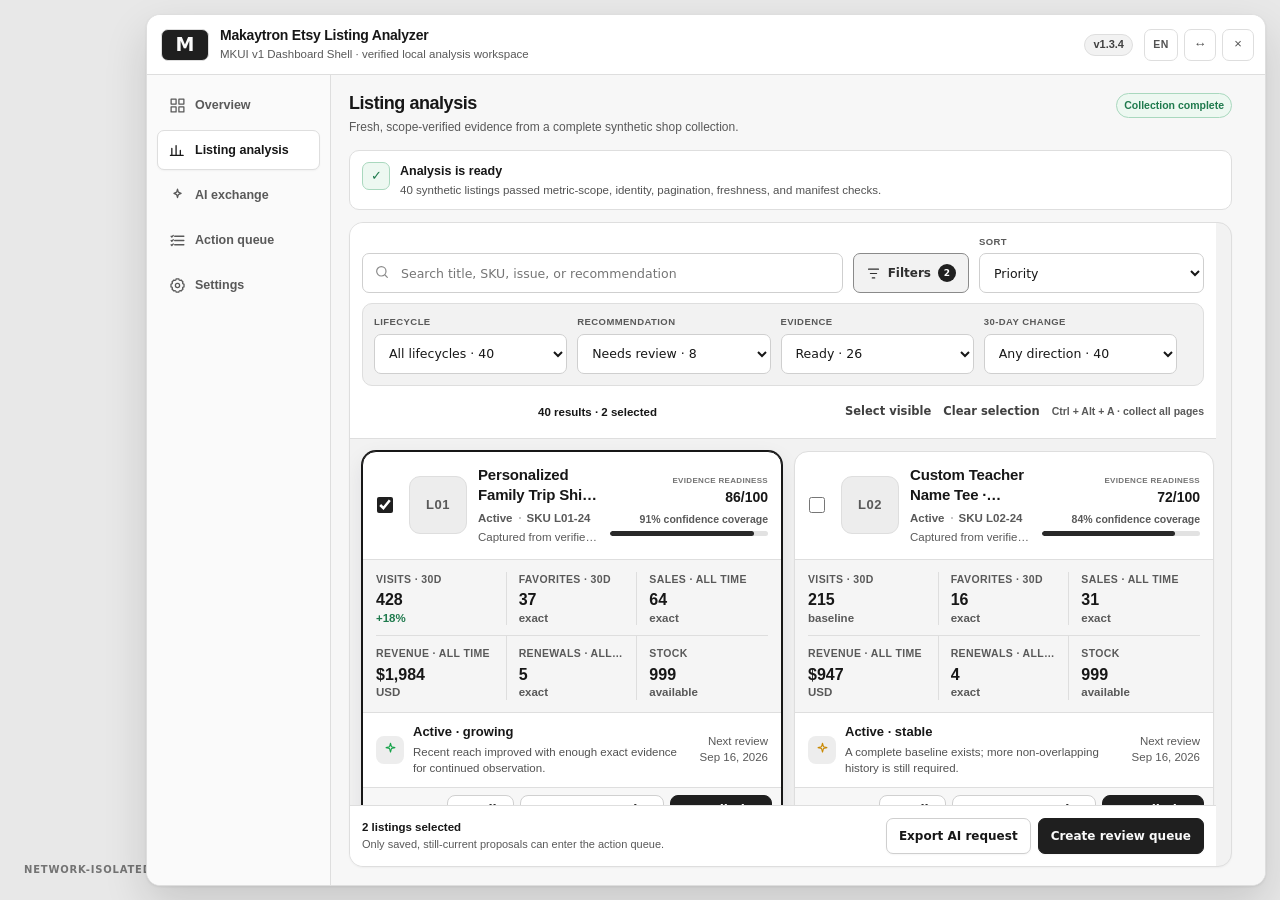
<file: docs/design/previews/listing-analyzer-mkui-preview.html>
<!doctype html>
<html lang="en">
<head>
<meta charset="utf-8">
<meta name="viewport" content="width=device-width,initial-scale=1">
<title>Listing Analyzer MKUI v1.3.4 Preview</title>
<style>
  html,body{width:100%;height:100%;margin:0;overflow:hidden;background:#e8e8e8}
  body:before{content:"NETWORK-ISOLATED SYNTHETIC PREVIEW";position:fixed;left:24px;bottom:24px;color:#737373;font:700 10px/1.2 system-ui,sans-serif;letter-spacing:.08em}
</style>
</head>
<body>
<div id="preview-root"></div>
<script>
  const host = document.getElementById('preview-root');
  const shadow = host.attachShadow({mode:'open'});
  const style = document.createElement('style');
  style.textContent = "\n        :host{all:initial;--meli-bg:#f7f7f7;--meli-surface:#fff;--meli-fg:#171717;--meli-muted:#f2f2f2;--meli-muted-2:#ededed;--meli-muted-fg:#595959;--meli-border:#dedede;--meli-input:#cfcfcf;--meli-primary:#1f1f1f;--meli-primary-strong:#0f0f0f;--meli-primary-fg:#fafafa;--meli-danger:#b42318;--meli-danger-soft:#fff1f0;--meli-warning:#8a5a00;--meli-warning-soft:#fff9df;--meli-success:#1f7a4d;--success:var(--meli-success);--meli-success-soft:#edf8f1;--meli-radius-sm:7px;--meli-radius-md:10px;--meli-radius-lg:14px;--meli-radius-xl:18px;--meli-radius-pill:999px;--meli-shadow-card:0 1px 2px rgba(0,0,0,.04);--meli-shadow:0 1px 3px rgba(0,0,0,.08),0 18px 44px rgba(0,0,0,.14);--meli-shadow-modal:0 25px 50px -12px rgba(0,0,0,.26);--meli-focus:0 0 0 3px rgba(23,23,23,.14);font-family:Inter,ui-sans-serif,-apple-system,BlinkMacSystemFont,\"Segoe UI\",sans-serif;color:var(--meli-fg);font-variant-numeric:tabular-nums}\n        *,*:before,*:after{box-sizing:border-box}button,input,textarea,select{font:inherit}.meli-svg{width:17px;height:17px;display:block;flex:0 0 auto;fill:none;stroke:currentColor;stroke-width:1.8;stroke-linecap:round;stroke-linejoin:round}\n        .meli-launcher{position:fixed;right:0;top:148px;z-index:2147483645;width:62px;height:52px;padding:0;border:1px solid #d7d7d7;border-right:0;border-radius:10px 0 0 10px;background:#fff;color:#171717;box-shadow:0 10px 26px rgba(0,0,0,.17);cursor:pointer;display:flex;align-items:center;justify-content:center}.meli-launcher[hidden]{display:none}.meli-launcher-logo{display:block;width:43px;height:auto;object-fit:contain}.meli-badge{position:absolute;right:4px;top:4px;min-width:17px;height:17px;padding:0 4px;border-radius:999px;background:var(--meli-danger);color:#fff;font:750 9px/17px Inter,system-ui,sans-serif;text-align:center}\n        .meli-panel{position:fixed;z-index:2147483645;top:12px;right:12px;bottom:12px;width:min(620px,calc(100vw - 24px));display:grid;grid-template-columns:60px minmax(0,1fr);grid-template-rows:60px minmax(0,1fr);overflow:hidden;border:1px solid var(--meli-border);border-radius:var(--meli-radius-lg);background:var(--meli-surface);box-shadow:var(--meli-shadow);font-size:12.5px;line-height:1.45;transition:width .2s ease,grid-template-columns .2s ease}.meli-panel[hidden]{display:none}.meli-panel.is-wide{width:min(1120px,calc(100vw - 24px));grid-template-columns:184px minmax(0,1fr)}\n        .meli-head{grid-column:1/-1;min-width:0;padding:9px 11px 9px 14px;display:flex;align-items:center;gap:11px;border-bottom:1px solid var(--meli-border);background:#fff}.meli-logo{width:48px;height:32px;display:flex;align-items:center;justify-content:center;flex:0 0 auto}.meli-logo-link{border-radius:var(--meli-radius-sm);text-decoration:none}.meli-logo-link:focus-visible{outline:0;box-shadow:var(--meli-focus)}.meli-brand-logo{display:block;width:43px;height:auto;object-fit:contain}.meli-brand{min-width:0;flex:1}.meli-title{margin:0;font-size:14px;font-weight:730;letter-spacing:-.015em;line-height:1.2}.meli-subtitle{margin-top:3px;color:var(--meli-muted-fg);font-size:11px;line-height:1.25;white-space:nowrap;overflow:hidden;text-overflow:ellipsis}.meli-version{height:22px;padding:0 8px;display:inline-flex;align-items:center;border:1px solid var(--meli-border);border-radius:var(--meli-radius-pill);background:var(--meli-muted);color:#525252;font-size:10px;font-weight:700}.meli-head-actions{display:flex;align-items:center;gap:6px;flex:0 0 auto}.meli-icon,.meli-lang{width:32px;min-width:32px;height:32px;padding:0;border:1px solid var(--meli-border);border-radius:var(--meli-radius-sm);background:var(--meli-surface);color:#525252;cursor:pointer;display:inline-flex;align-items:center;justify-content:center}.meli-lang{width:auto;min-width:34px;padding:0 7px;font-size:10.5px;font-weight:750;letter-spacing:.04em}.meli-icon:hover,.meli-lang:hover{background:var(--meli-muted);color:#171717}\n        .meli-nav{grid-column:1;grid-row:2;padding:10px 7px;display:flex;flex-direction:column;gap:5px;border-right:1px solid var(--meli-border);background:#fafafa;overflow:auto}.meli-nav-btn{width:100%;min-height:40px;padding:0;display:flex;align-items:center;justify-content:center;gap:9px;border:1px solid transparent;border-radius:var(--meli-radius-sm);background:transparent;color:#737373;font-size:12px;font-weight:650;cursor:pointer}.meli-nav-btn:hover{background:#fff;color:#171717}.meli-nav-btn.is-active{border-color:#dedede;background:#fff;color:#171717;box-shadow:0 1px 2px rgba(0,0,0,.04)}.meli-nav-label{display:none;min-width:0;overflow:hidden;text-overflow:ellipsis;white-space:nowrap}.meli-panel.is-wide .meli-nav{padding:10px}.meli-panel.is-wide .meli-nav-btn{padding:0 11px;justify-content:flex-start}.meli-panel.is-wide .meli-nav-label{display:block}\n        .meli-main{grid-column:2;grid-row:2;min-width:0;overflow:auto;overscroll-behavior:contain;padding:18px;background:var(--meli-bg)}.meli-view{min-width:0;max-width:100%;animation:meli-view-in .16s ease}.meli-view-head{margin-bottom:14px;display:flex;align-items:flex-start;justify-content:space-between;gap:12px}.meli-view-title{margin:0;font-size:18px;font-weight:740;letter-spacing:-.025em;line-height:1.2}.meli-view-copy{margin:4px 0 0;color:#737373;font-size:11.5px;line-height:1.45}.meli-card{overflow:hidden;border:1px solid var(--meli-border);border-radius:var(--meli-radius-md);background:var(--meli-surface);box-shadow:var(--meli-shadow-card)}.meli-card+.meli-card{margin-top:12px}.meli-card-head{min-height:43px;padding:9px 11px;display:flex;align-items:center;justify-content:space-between;gap:10px;border-bottom:1px solid var(--meli-border);background:#fafafa}.meli-card-head strong{font-size:12.5px}.meli-card-body{padding:12px}\n        .meli-status{margin-bottom:12px;padding:11px 12px;display:flex;align-items:flex-start;gap:10px;border:1px solid var(--meli-border);border-radius:var(--meli-radius-md);background:var(--meli-surface)}.meli-status-mark{width:28px;height:28px;display:grid;place-items:center;flex:0 0 auto;border:1px solid var(--meli-border);border-radius:7px;background:var(--meli-muted);color:#525252}.meli-status[data-tone=\"ready\"] .meli-status-mark{border-color:#c9dfd1;background:var(--meli-success-soft);color:var(--meli-success)}.meli-status[data-tone=\"scanning\"] .meli-status-mark{border-color:#eed69a;background:var(--meli-warning-soft);color:var(--meli-warning)}.meli-status[data-tone=\"blocked\"] .meli-status-mark,.meli-status[data-tone=\"error\"] .meli-status-mark{border-color:#f1c0c0;background:var(--meli-danger-soft);color:var(--meli-danger)}.meli-status strong{display:block;font-size:12.5px;font-weight:720}.meli-status span{display:block;margin-top:2px;color:#525252;font-size:11.5px;line-height:1.42;overflow-wrap:anywhere}\n        .meli-grid{display:grid;grid-template-columns:repeat(3,minmax(0,1fr));gap:9px}.meli-panel.is-wide .meli-grid{grid-template-columns:repeat(6,minmax(0,1fr))}.meli-stat{min-width:0;padding:11px;border:1px solid var(--meli-border);border-radius:var(--meli-radius-md);background:var(--meli-surface)}.meli-stat span{display:block;margin-bottom:5px;color:#8a8a8a;font-size:9.5px;font-weight:700;letter-spacing:.07em;text-transform:uppercase}.meli-stat strong{display:block;overflow:hidden;font-size:16px;font-weight:740;line-height:1.25;text-overflow:ellipsis;white-space:nowrap}.meli-stat[data-tone=\"warning\"] strong{color:var(--meli-warning)}.meli-stat[data-tone=\"danger\"] strong{color:var(--meli-danger)}\n        .meli-actions{display:flex;flex-wrap:wrap;gap:8px;margin-top:10px}.meli-btn{min-height:36px;padding:0 12px;display:inline-flex;align-items:center;justify-content:center;gap:7px;border:1px solid var(--meli-input);border-radius:var(--meli-radius-sm);background:var(--meli-surface);color:#171717;box-shadow:var(--meli-shadow-card);font:650 12px/1 Inter,system-ui,sans-serif;cursor:pointer;transition:background .15s,border-color .15s,color .15s;white-space:nowrap}.meli-btn:hover{border-color:#cfcfcf;background:#f7f7f7}.meli-btn.primary{border-color:var(--meli-primary);background:var(--meli-primary);color:var(--meli-primary-fg)}.meli-btn.primary:hover{background:var(--meli-primary-strong)}.meli-btn.danger{color:var(--meli-danger);border-color:#f1c0c0}.meli-btn.danger:hover{background:var(--meli-danger-soft)}.meli-btn:disabled{opacity:.5;cursor:not-allowed}.meli-btn:focus-visible,.meli-icon:focus-visible,.meli-lang:focus-visible,.meli-nav-btn:focus-visible,.meli-input:focus-visible,.meli-select:focus-visible,.meli-textarea:focus-visible{outline:0;box-shadow:var(--meli-focus)}\n        .meli-queue{overflow:hidden;border:1px solid var(--meli-border);border-radius:var(--meli-radius-md);background:var(--meli-surface)}.meli-queue-title{min-height:41px;padding:9px 11px;display:flex;align-items:center;justify-content:space-between;gap:8px;border-bottom:1px solid var(--meli-border);background:#fafafa;font-weight:720}.meli-queue-body{padding:11px}.meli-queue p{margin:0;color:#525252;font-size:11.5px}.meli-note{margin:12px 0 0;padding:10px 11px;border:1px solid #e5c56b;border-radius:var(--meli-radius-md);background:var(--meli-warning-soft);color:#704900;font-size:11px;line-height:1.45}\n        .meli-toolbar{min-height:45px;padding:8px 10px;display:flex;flex-wrap:wrap;gap:8px;align-items:center;border-bottom:1px solid var(--meli-border);background:#fafafa}.meli-toolbar.bottom{border-top:1px solid var(--meli-border);border-bottom:0}.meli-toolbar-meta{margin-left:auto;color:#737373;font-size:11px;font-weight:650}.meli-input,.meli-select,.meli-textarea{width:100%;border:1px solid var(--meli-input);border-radius:var(--meli-radius-sm);outline:0;background:var(--meli-surface);color:#171717;padding:9px 10px;font:12.5px/1.4 Inter,system-ui,sans-serif;transition:border-color .15s,box-shadow .15s}.meli-input,.meli-select{height:40px}.meli-input:focus,.meli-select:focus,.meli-textarea:focus{border-color:#525252;box-shadow:var(--meli-focus)}.meli-toolbar .meli-input{flex:1;min-width:180px;height:34px}.meli-toolbar .meli-select{width:auto;min-width:150px;height:34px;padding-top:0;padding-bottom:0}\n        .meli-analysis-card,.meli-form-card{overflow:hidden;border:1px solid var(--meli-border);border-radius:var(--meli-radius-md);background:var(--meli-surface);box-shadow:var(--meli-shadow-card)}.meli-meta{margin-top:3px;color:#737373;font-size:10.5px;line-height:1.38}.meli-pill{min-width:66px;padding:4px 7px;display:inline-flex;align-items:center;justify-content:center;border:1px solid #dedede;border-radius:var(--meli-radius-pill);background:var(--meli-surface);color:#525252;font-size:10px;font-weight:750;white-space:nowrap}.meli-pill.success{color:var(--meli-success);border-color:#c9dfd1;background:var(--meli-success-soft)}.meli-pill.warning{color:var(--meli-warning);border-color:#eed69a;background:var(--meli-warning-soft)}.meli-pill.danger{color:#991b1b;border-color:#f1c0c0;background:var(--meli-danger-soft)}.meli-mini{min-height:30px;padding:0 8px;display:inline-flex;align-items:center;justify-content:center;border:1px solid var(--meli-border);border-radius:var(--meli-radius-sm);background:var(--meli-surface);color:#404040;font:650 10.5px/1 Inter,system-ui,sans-serif;text-decoration:none;cursor:pointer;white-space:nowrap}.meli-mini:hover{border-color:#cfcfcf;background:#f7f7f7}.meli-check{width:16px;height:16px;accent-color:#1f1f1f}.meli-empty{min-height:120px;padding:24px;display:grid;place-items:center;color:#737373;font-size:12px;text-align:center}\n        .meli-form-grid{padding:13px;display:grid;grid-template-columns:1fr 1fr;gap:12px}.meli-field{min-width:0;display:grid;gap:6px}.meli-field.full{grid-column:1/-1}.meli-field-head{display:flex;align-items:center;justify-content:space-between;gap:10px;color:#404040;font-size:11.5px;font-weight:700}.meli-field-toggle{display:inline-flex;align-items:center;gap:6px;color:#737373;font-size:10.5px;font-weight:650;white-space:nowrap}.meli-field-toggle input{width:15px;height:15px;margin:0;accent-color:#1f1f1f}.meli-field[data-edit-field]{padding:10px;border:1px solid var(--meli-border);border-radius:var(--meli-radius-md);background:var(--meli-bg);transition:opacity .15s,border-color .15s,background .15s}.meli-field[data-edit-field].is-selected{border-color:#b8b8b8;background:#fff;box-shadow:0 0 0 2px rgba(23,23,23,.04)}.meli-field[data-edit-field].is-disabled{opacity:.55}.meli-field small{display:block;color:#737373;font-size:10.5px;line-height:1.4}.meli-textarea{min-height:112px;resize:vertical}.meli-feedback{min-height:20px;margin-top:8px;color:var(--meli-danger);font-size:11.5px;font-weight:650}.meli-history{display:grid;gap:8px}.meli-history-item{border:1px solid var(--meli-border);border-radius:var(--meli-radius-md);padding:10px;background:var(--meli-surface)}.meli-history-metrics{display:flex;flex-wrap:wrap;gap:8px;margin-top:5px;color:#525252;font-size:11.5px}.meli-settings-grid{display:grid;grid-template-columns:repeat(2,minmax(0,1fr));gap:9px}.meli-setting{padding:11px;border:1px solid var(--meli-border);border-radius:var(--meli-radius-md);background:var(--meli-surface)}.meli-setting span{display:block;color:#737373;font-size:10.5px;line-height:1.35}.meli-setting strong{display:block;margin-top:5px;font-size:16px}.meli-ai-layout{display:grid;gap:12px}.meli-ai-layout .meli-textarea{min-height:320px;font-family:ui-monospace,SFMono-Regular,Consolas,monospace;font-size:11px}\n        .meli-health-trigger{border:1px solid #dedede;font-family:inherit;cursor:pointer}.meli-health-trigger:focus-visible{outline:0;box-shadow:var(--meli-focus)}.meli-health-diagnosis{max-width:220px;margin-top:6px;overflow:hidden;color:#303030;font-size:11.5px;font-weight:700;text-overflow:ellipsis;white-space:nowrap}.meli-health-context{margin-bottom:12px;padding:11px 12px;border:1px solid var(--meli-border);border-radius:9px;background:#fff}.meli-health-context>div:first-child{display:flex;align-items:center;gap:8px}.meli-health-detail{display:grid;gap:10px}.meli-health-summary,.meli-detail-card{padding:13px;border:1px solid var(--meli-border);border-radius:9px;background:#fff}.meli-health-summary>div:first-child{display:flex;align-items:center;justify-content:space-between;gap:10px}.meli-health-summary h3,.meli-detail-card h3{margin:8px 0 0;font-size:13px}.meli-detail-card h3{margin:0 0 9px}.meli-health-cap{margin-top:9px;padding:8px;border-radius:7px;background:var(--meli-warning-soft);color:var(--meli-warning);font-size:10.5px;font-weight:650}.meli-evidence,.meli-safeguards{margin:0;padding-left:18px;color:#404040;font-size:11.5px;line-height:1.55}.meli-safeguards{padding:0;display:grid;gap:6px;list-style:none}.meli-safeguards li{display:flex;align-items:flex-start;gap:7px;color:#737373}.meli-safeguards li[data-passed=\"true\"]{color:#276749}.meli-safeguards span{width:14px;flex:0 0 auto;font-weight:800}.meli-confidence-list{display:grid;gap:8px}.meli-confidence-row{display:grid;grid-template-columns:128px 1fr 32px;align-items:center;gap:8px;color:#525252;font-size:10.5px}.meli-confidence-row>div{height:5px;overflow:hidden;border-radius:999px;background:#ededed}.meli-confidence-row i{height:100%;display:block;border-radius:inherit;background:#525252}.meli-confidence-row b{text-align:right;font-size:10.5px}\n        .meli-analysis-card{display:flex;min-height:0;flex-direction:column;border-radius:var(--meli-radius-lg);background:var(--meli-muted);box-shadow:var(--meli-shadow-card)}.meli-analysis-controls{padding:12px;display:grid;grid-template-columns:minmax(220px,1fr) minmax(170px,220px);gap:10px;border-bottom:1px solid var(--meli-border);background:#fff}.meli-analysis-search{position:relative}.meli-analysis-search>.meli-svg{position:absolute;left:12px;top:11px;z-index:1;width:16px;height:16px;color:#8a8a8a}.meli-analysis-search .meli-input{padding-left:38px}.meli-selection-tools{grid-column:1/-1;display:flex;align-items:center;gap:12px}.meli-selection-tools .meli-toolbar-meta{margin-right:auto}.meli-text-btn{min-height:28px;padding:0;border:0;background:transparent;color:#525252;font:700 10.5px/1 Inter,system-ui,sans-serif;cursor:pointer}.meli-text-btn:hover{color:#171717;text-decoration:underline}.meli-listing-list{min-height:160px;max-height:calc(100dvh - 272px);padding:12px;display:grid;grid-template-columns:1fr;align-content:start;gap:12px;overflow:auto;overscroll-behavior:contain}.meli-panel.is-wide .meli-listing-list{grid-template-columns:repeat(2,minmax(420px,1fr))}.meli-listing-card{min-width:0;overflow:hidden;border:1px solid var(--meli-border);border-radius:var(--meli-radius-lg);background:var(--meli-surface);box-shadow:var(--meli-shadow-card);transition:border-color .16s,box-shadow .16s,transform .16s}.meli-listing-card:hover{border-color:#c9c9c6;box-shadow:0 8px 22px rgba(15,23,42,.08);transform:translateY(-1px)}.meli-listing-card.is-selected{border-color:#171717;box-shadow:0 0 0 1px #171717,0 8px 22px rgba(15,23,42,.09)}.meli-listing-card-head{min-height:82px;padding:13px;display:grid;grid-template-columns:22px 58px minmax(0,1fr) auto;align-items:center;gap:11px}.meli-card-select{width:18px;height:18px;display:grid;place-items:center}.meli-card-select .meli-check{margin:0}.meli-card-thumb{width:58px;height:58px;display:grid;place-items:center;object-fit:cover;border:1px solid #e8e8e5;border-radius:11px;background:#efefec;color:#8a8a8a}.meli-card-thumb.is-empty .meli-svg{width:20px;height:20px}.meli-card-identity{min-width:0}.meli-card-identity h3{margin:0;display:-webkit-box;overflow:hidden;color:#171717;font-size:13.5px;font-weight:760;letter-spacing:-.012em;line-height:1.32;-webkit-box-orient:vertical;-webkit-line-clamp:2}.meli-card-meta{margin-top:5px;display:flex;align-items:center;gap:6px;color:#8a8a8a;font-size:9.5px;font-weight:650}.meli-card-meta i{width:2px;height:2px;border-radius:50%;background:#b5b5b5}.meli-card-status{margin-top:3px;overflow:hidden;color:#737373;font-size:9.5px;text-overflow:ellipsis;white-space:nowrap}.meli-card-health{min-width:158px;display:grid;justify-items:end;gap:4px}.meli-score-copy{display:grid;justify-items:end;gap:1px}.meli-score-copy span{color:#737373;font-size:8px;font-weight:760;letter-spacing:.04em;text-transform:uppercase}.meli-score-copy strong{color:#171717;font-size:14px}.meli-card-confidence{color:#737373;font-size:8.5px;font-weight:680}.meli-confidence-track{width:100%;height:3px;overflow:hidden;border-radius:99px;background:#ececea}.meli-confidence-track i{height:100%;display:block;border-radius:inherit;background:#292929}.meli-metrics-strip{padding:9px 13px;display:grid;grid-template-columns:repeat(6,minmax(0,1fr));gap:0;border-top:1px solid #ededeb;border-bottom:1px solid #ededeb;background:#fafaf9}.meli-metric{min-width:0;padding:0 8px;border-right:1px solid #e8e8e5}.meli-metric:first-child{padding-left:0}.meli-metric:last-child{padding-right:0;border-right:0}.meli-metric>span{display:block;overflow:hidden;color:#8a8a8a;font-size:8.5px;font-weight:760;letter-spacing:.055em;text-overflow:ellipsis;text-transform:uppercase;white-space:nowrap}.meli-metric>div{margin-top:3px;display:flex;align-items:baseline;gap:5px}.meli-metric strong{overflow:hidden;color:#171717;font-size:13px;font-weight:780;text-overflow:ellipsis;white-space:nowrap}.meli-metric small{color:#9a9a9a;font-size:8.5px;font-weight:700}.meli-metric small.up{color:#276749}.meli-metric small.down{color:#b45309}.meli-card-insight{min-height:58px;padding:10px 13px;display:grid;grid-template-columns:28px minmax(0,1fr) auto;align-items:center;gap:9px}.meli-insight-icon{width:28px;height:28px;display:grid;place-items:center;border-radius:8px;background:#f1f1ef;color:#525252}.meli-insight-icon .meli-svg{width:15px;height:15px}.meli-card-insight b{display:block;font-size:11.5px}.meli-card-insight p{margin:2px 0 0;display:-webkit-box;overflow:hidden;color:#737373;font-size:9.5px;line-height:1.35;-webkit-box-orient:vertical;-webkit-line-clamp:2}.meli-card-insight>span{max-width:118px;color:#8a8a8a;font-size:9px;line-height:1.35;text-align:right}.meli-listing-card-foot{min-height:43px;padding:7px 9px;display:flex;justify-content:flex-end;gap:6px;border-top:1px solid #ededeb;background:#fcfcfb}.meli-card-action{min-height:30px;padding:0 9px;display:inline-flex;align-items:center;justify-content:center;gap:6px;border:1px solid #e1e1df;border-radius:8px;background:#fff;color:#404040;font:700 10px/1 Inter,system-ui,sans-serif;text-decoration:none;cursor:pointer}.meli-card-action .meli-svg{width:14px;height:14px}.meli-card-action:hover{border-color:#bdbdb9;background:#f5f5f3}.meli-card-action.primary{border-color:#1f1f1f;background:#1f1f1f;color:#fff}.meli-card-action.primary:hover{background:#333}.meli-bulk-bar{min-height:61px;padding:10px 12px;display:flex;align-items:center;justify-content:space-between;gap:12px;border-top:1px solid var(--meli-border);background:#fff}.meli-bulk-bar[hidden]{display:none!important}.meli-bulk-bar>div:first-child{min-width:0}.meli-bulk-bar b{display:block;font-size:11.5px}.meli-bulk-bar span{display:block;margin-top:2px;overflow:hidden;color:#8a8a8a;font-size:9.5px;text-overflow:ellipsis;white-space:nowrap}.meli-bulk-bar>div:last-child{display:flex;gap:7px}\n        .meli-overlay{position:fixed;inset:0;z-index:2147483646;padding:6vh 18px 24px;display:flex;align-items:flex-start;justify-content:center;overflow-y:auto;background:rgba(0,0,0,.30);font-family:Inter,system-ui,-apple-system,BlinkMacSystemFont,\"Segoe UI\",sans-serif;color:#171717}.meli-modal{width:min(820px,calc(100vw - 32px));max-height:88vh;display:flex;flex-direction:column;overflow:hidden;border:1px solid var(--meli-border);border-radius:var(--meli-radius-lg);background:var(--meli-surface);box-shadow:var(--meli-shadow-modal)}.meli-modal.small{width:min(820px,calc(100vw - 32px))}.meli-modal-head{min-height:64px;padding:12px 16px;display:flex;align-items:center;justify-content:space-between;gap:12px;border-bottom:1px solid var(--meli-border);background:#fff}.meli-modal-brand{min-width:0;display:flex;align-items:center;gap:10px}.meli-modal-logo{width:48px;height:32px;display:flex;align-items:center;justify-content:center;flex:0 0 auto}.meli-modal-title{margin:0;font-size:15px;font-weight:720;letter-spacing:-.015em;line-height:1.25}.meli-modal-subtitle{margin-top:3px;color:#737373;font-size:11.5px}.meli-modal-body{padding:18px;overflow:auto;background:#f7f7f7}.meli-modal-foot{padding:12px 16px;display:flex;align-items:center;justify-content:flex-end;gap:8px;border-top:1px solid var(--meli-border);background:#fafafa}\n        .meli-toast-root{position:fixed;top:16px;left:50%;z-index:2147483647;transform:translateX(-50%);width:min(360px,calc(100vw - 32px));display:grid;gap:8px;pointer-events:none;font:600 14px/1.4 Inter,system-ui,-apple-system,BlinkMacSystemFont,\"Segoe UI\",sans-serif}.meli-toast{--meli-toast:#343a4a;min-height:44px;padding:10px 10px 10px 13px;border-radius:10px;display:flex;align-items:center;gap:10px;color:#fff;background:var(--meli-toast);box-shadow:0 8px 24px rgba(24,28,45,.18);opacity:0;transform:translateY(8px);transition:opacity .18s ease,transform .18s ease;pointer-events:auto}.meli-toast.is-visible{opacity:1;transform:none}.meli-toast[data-tone=\"success\"]{--meli-toast:#178847}.meli-toast[data-tone=\"error\"]{--meli-toast:#c23b3b}.meli-toast[data-tone=\"warning\"]{--meli-toast:#a85710}.meli-toast-mark{width:20px;height:20px;border:2px solid currentColor;border-radius:50%;display:grid;place-items:center;flex:0 0 auto;font-size:11px;line-height:1}.meli-toast-copy{min-width:0;flex:1;overflow-wrap:anywhere}.meli-toast-close{width:28px;height:28px;padding:0;border:0;border-radius:7px;display:grid;place-items:center;color:inherit;background:transparent;cursor:pointer;opacity:.72}.meli-toast-close:hover{opacity:1;background:rgba(255,255,255,.14)}\n        @keyframes meli-view-in{from{opacity:.5;transform:translateY(3px)}to{opacity:1;transform:none}}\n        @media(max-width:760px){.meli-panel,.meli-panel.is-wide{top:8px;right:8px;bottom:8px;left:8px;width:auto;grid-template-columns:52px minmax(0,1fr)}.meli-head{padding-left:9px}.meli-main{padding:12px}.meli-launcher{top:auto;bottom:86px}.meli-grid,.meli-panel.is-wide .meli-grid{grid-template-columns:repeat(2,minmax(0,1fr))}.meli-panel.is-wide .meli-nav{padding:10px 7px}.meli-panel.is-wide .meli-nav-btn{padding:0;justify-content:center}.meli-panel.is-wide .meli-nav-label{display:none}.meli-overlay{padding:10px}.meli-modal,.meli-modal.small{width:100%;max-height:calc(100dvh - 20px)}.meli-modal-body{padding:12px}.meli-form-grid,.meli-settings-grid{grid-template-columns:1fr}.meli-field.full{grid-column:auto}.meli-toolbar .meli-input,.meli-toolbar .meli-select{width:100%;min-width:0;height:44px;font-size:16px}.meli-modal-foot{flex-wrap:wrap}.meli-modal-foot>.meli-btn{flex:1}.meli-toast-root{top:12px}}\n        @media(max-width:480px){.meli-panel,.meli-panel.is-wide{top:4px;right:4px;bottom:4px;left:4px;width:auto;grid-template-columns:48px minmax(0,1fr)}.meli-head{padding:8px;gap:6px}.meli-logo{width:40px}.meli-brand-logo{width:37px}.meli-title{font-size:12.5px}.meli-subtitle{display:none}.meli-head-actions{gap:4px}.meli-icon,.meli-lang{width:29px;min-width:29px;height:29px}.meli-main{padding:10px}.meli-nav{padding:8px 5px}.meli-nav-btn{min-height:38px}.meli-grid,.meli-panel.is-wide .meli-grid{grid-template-columns:1fr 1fr;gap:7px}.meli-stat{padding:9px}.meli-view-title{font-size:16px}.meli-toolbar{padding:8px}.meli-field-toggle{white-space:normal;text-align:right}.meli-modal-head{padding:10px 12px}.meli-modal-title{font-size:14px}.meli-modal-subtitle{font-size:10.5px}.meli-modal-body{padding:10px}.meli-modal-foot{padding:10px}.meli-toast-root{top:8px;width:calc(100vw - 20px)}}\n        @media(max-width:1100px){.meli-panel.is-wide .meli-listing-list{grid-template-columns:1fr}}\n        @media(max-width:760px){.meli-analysis-controls{grid-template-columns:1fr}.meli-selection-tools{grid-column:auto;flex-wrap:wrap}.meli-listing-list,.meli-panel.is-wide .meli-listing-list{max-height:calc(100dvh - 280px);padding:9px;grid-template-columns:1fr}.meli-listing-card-head{grid-template-columns:22px 52px minmax(0,1fr);padding:11px;gap:9px}.meli-card-thumb{width:52px;height:52px}.meli-card-health{grid-column:2/-1;width:100%;padding-top:7px;display:grid;grid-template-columns:auto 1fr;align-items:center;justify-items:start}.meli-score-copy,.meli-card-confidence{justify-self:end}.meli-card-confidence,.meli-confidence-track{grid-column:1/-1}.meli-confidence-track{min-width:70px}.meli-metrics-strip{grid-template-columns:repeat(3,minmax(0,1fr));gap:8px 0}.meli-metric:nth-child(3){border-right:0}.meli-metric:nth-child(n+4){padding-top:7px;border-top:1px solid #e8e8e5}.meli-card-insight{grid-template-columns:28px minmax(0,1fr)}.meli-card-insight>span{grid-column:2;max-width:none;text-align:left}.meli-bulk-bar{align-items:stretch;flex-direction:column}.meli-bulk-bar>div:last-child{display:grid;grid-template-columns:1fr 1fr}.meli-card-action{flex:1}.meli-card-action span{display:block}.meli-confidence-row{grid-template-columns:106px 1fr 30px}}\n        @media(max-width:480px){.meli-analysis-controls{padding:9px}.meli-listing-list{padding:7px}.meli-listing-card{border-radius:11px}.meli-card-insight p{font-size:9px}.meli-listing-card-foot{display:grid;grid-template-columns:1fr 1fr}.meli-card-action:first-child{grid-column:1/-1}.meli-bulk-bar>div:last-child{grid-template-columns:1fr}.meli-bulk-bar .meli-btn{width:100%}}\n        /* MKUI v1 canonical Dashboard Shell compatibility layer. */\n        :host{--meli-bg:#f7f7f7;--meli-surface:#fff;--meli-muted:#f2f2f2;--meli-muted-2:#ededed;--meli-muted-fg:#595959;--meli-border:#dedede;--meli-input:#cfcfcf;--meli-warning-soft:#fff9df;--meli-success-soft:#edf8f1;--meli-danger-soft:#fff1f0;--meli-shadow-card:0 1px 2px rgba(0,0,0,.04);--meli-shadow:0 1px 3px rgba(0,0,0,.08),0 18px 44px rgba(0,0,0,.14);--meli-shadow-modal:0 25px 50px -12px rgba(0,0,0,.26);--meli-focus:0 0 0 3px rgba(23,23,23,.14)}\n        .meli-panel{font-size:13px}.meli-subtitle{font-size:11.5px}.meli-version{color:#404040;font-size:11px}.meli-nav{background:#fafafa}.meli-nav-btn{color:#595959;font-size:12.5px}.meli-main{background:var(--meli-bg)}.meli-view-copy{color:#595959;font-size:12px}.meli-stat span{color:#595959;font-size:10px}.meli-stat strong,.meli-stat[data-tone=\"warning\"] strong,.meli-stat[data-tone=\"danger\"] strong{color:#171717;font-size:18px}.meli-toolbar-meta,.meli-text-btn{color:#404040;font-size:11.5px}.meli-meta{color:#595959;font-size:11px}.meli-pill{border-color:#bdbdbd;background:#fff;color:#303030;font-size:10.5px}.meli-pill.success{border-color:#a9d8be;background:#edf8f1;color:#1f7a4d}.meli-pill.balanced{border-color:#b9cdf8;background:#eff6ff;color:#1d4ed8}.meli-pill.warning{border-color:#e5c56b;background:#fff9df;color:#8a5a00}.meli-pill.danger{border-color:#efb4ae;background:#fff1f0;color:#b42318}.meli-note{border-color:#e5c56b;background:var(--meli-warning-soft);color:#704900}.meli-status[data-tone=\"ready\"] .meli-status-mark{border-color:#a9d8be;background:var(--meli-success-soft);color:var(--meli-success)}.meli-status[data-tone=\"scanning\"] .meli-status-mark{border-color:#e5c56b;background:var(--meli-warning-soft);color:var(--meli-warning)}.meli-status[data-tone=\"blocked\"] .meli-status-mark,.meli-status[data-tone=\"error\"] .meli-status-mark{border-color:#efb4ae;background:var(--meli-danger-soft);color:var(--meli-danger)}.meli-health-diagnosis{font-size:12px}.meli-health-cap{border:1px solid #e5c56b;background:var(--meli-warning-soft);color:var(--meli-warning)}.meli-safeguards li[data-passed=\"true\"]{color:var(--meli-success)}.meli-confidence-row,.meli-confidence-row b{font-size:11.5px}.meli-confidence-row{grid-template-columns:132px 1fr 38px}\n        .meli-analysis-card{background:var(--meli-muted);box-shadow:var(--meli-shadow-card)}.meli-listing-card{border-color:var(--meli-border);box-shadow:var(--meli-shadow-card)}.meli-listing-card:hover{border-color:#bdbdbd;box-shadow:0 8px 22px rgba(0,0,0,.09)}.meli-card-thumb{border-color:#dedede;background:#ededed;color:#595959}.meli-card-identity h3{font-size:15px}.meli-card-meta,.meli-card-status{color:#595959;font-size:11.5px}.meli-card-health>b{color:#303030;font-size:11.5px}.meli-card-confidence{color:#595959;font-size:10.5px}.meli-confidence-track{height:5px;background:#e2e2e2}.meli-metrics-strip{padding:12px 13px;grid-template-columns:repeat(3,minmax(0,1fr));border-color:#dedede;background:#f5f5f5}.meli-metric{padding:0 12px;border-color:#dedede}.meli-metric:nth-child(3){padding-right:0;border-right:0}.meli-metric:nth-child(4){padding-left:0}.meli-metric:nth-child(n+4){margin-top:10px;padding-top:10px;border-top:1px solid #dedede}.meli-metric>span{color:#595959;font-size:10.5px;letter-spacing:.035em}.meli-metric>div{margin-top:4px;display:grid;align-items:start;gap:2px}.meli-metric strong{overflow:visible;font-size:16px;line-height:1.15;text-overflow:clip}.meli-metric small{display:block;min-height:13px;color:#595959;font-size:11.5px;font-weight:750;line-height:1.2}.meli-metric small.up{color:#1f7a4d}.meli-metric small.down{color:#b42318}.meli-insight-icon{background:#ededed}.meli-insight-icon[data-lifecycle=\"ACTIVE_GROWING\"]{color:#16a34a}.meli-insight-icon[data-lifecycle=\"PROTECTED\"]{color:#166534}.meli-insight-icon[data-lifecycle=\"ACTIVE_STABLE\"]{color:#1d4ed8}.meli-insight-icon[data-lifecycle=\"EXPERIMENT_RUNNING\"]{color:#7c3aed}.meli-insight-icon[data-lifecycle=\"BASELINE\"],.meli-insight-icon[data-lifecycle=\"LEARNING\"]{color:#ca8a04}.meli-insight-icon[data-lifecycle=\"DORMANT\"]{color:#d97706}.meli-insight-icon[data-lifecycle=\"ACTIVE_DECLINING\"]{color:#dc2626}.meli-insight-icon[data-lifecycle=\"DEACTIVATION_REVIEW\"]{color:#991b1b}.meli-card-insight b{font-size:13px}.meli-card-insight p{color:#525252;font-size:11.5px;line-height:1.45}.meli-card-insight>span{color:#595959;font-size:11.5px}.meli-listing-card-foot{border-color:#dedede;background:#f7f7f7}.meli-card-action{border-color:#d0d0d0;color:#303030;font-size:12px}.meli-card-action:hover{border-color:#999;background:#f2f2f2}.meli-bulk-bar span{color:#595959;font-size:11px}.meli-main,.meli-listing-list{scrollbar-gutter:stable;scrollbar-width:auto;scrollbar-color:#686868 #e7e7e7}.meli-main::-webkit-scrollbar,.meli-listing-list::-webkit-scrollbar{width:10px;height:10px}.meli-main::-webkit-scrollbar-track,.meli-listing-list::-webkit-scrollbar-track{border-left:1px solid #d5d5d5;background:#e7e7e7}.meli-main::-webkit-scrollbar-thumb,.meli-listing-list::-webkit-scrollbar-thumb{min-height:48px;border:2px solid #e7e7e7;border-radius:999px;background:#686868}.meli-main::-webkit-scrollbar-thumb:hover,.meli-listing-list::-webkit-scrollbar-thumb:hover{background:#303030}\n        .meli-collection-card{margin-top:12px;padding:13px;border:1px solid #d6d6d6;border-radius:10px;background:#fff}.meli-collection-head{display:flex;align-items:flex-start;justify-content:space-between;gap:12px}.meli-collection-head>div{display:grid;gap:2px}.meli-collection-head span{color:#595959;font-size:10px;font-weight:760;letter-spacing:.055em;text-transform:uppercase}.meli-collection-head strong{font-size:13px}.meli-collection-head>b{font-size:13px}.meli-collection-track{height:7px;margin-top:10px;overflow:hidden;border-radius:99px;background:#e4e4e4}.meli-collection-track i{height:100%;display:block;border-radius:inherit;background:#202020;transition:width .18s ease}.meli-collection-meta{margin-top:10px;display:flex;gap:22px}.meli-collection-meta span{display:flex;align-items:center;gap:6px;color:#595959;font-size:11px}.meli-collection-meta b{color:#171717}.meli-shortcut-hint{align-self:center;color:#595959;font-size:10.5px;font-weight:650}\n        .meli-main{overflow-y:scroll}.meli-main[data-view-panel=\"analysis\"]{overflow:hidden}.meli-main[data-view-panel=\"analysis\"]>.meli-view{height:100%;min-height:0;display:flex;flex-direction:column}.meli-main[data-view-panel=\"analysis\"] .meli-view-head{flex:0 0 auto}.meli-main[data-view-panel=\"analysis\"] .meli-analysis-card{min-height:0;flex:1}.meli-analysis-controls{grid-template-columns:minmax(240px,1fr) auto minmax(185px,225px);align-items:end}.meli-filter-toggle{height:40px;padding:0 12px;display:inline-flex;align-items:center;gap:7px;border:1px solid var(--meli-input);border-radius:var(--meli-radius-sm);background:var(--meli-surface);color:#303030;font:720 12px/1 Inter,system-ui,sans-serif;cursor:pointer}.meli-filter-toggle:hover,.meli-filter-toggle[aria-expanded=\"true\"]{border-color:#8a8a8a;background:#f2f2f2}.meli-filter-toggle .meli-svg{width:15px;height:15px}.meli-filter-toggle b{min-width:18px;height:18px;padding:0 5px;border-radius:99px;background:#202020;color:#fff;font:750 9px/18px Inter,system-ui,sans-serif;text-align:center}.meli-sort-control{min-width:0;display:grid;gap:4px}.meli-sort-control>span,.meli-filter-drawer label>span{color:#595959;font-size:9.5px;font-weight:760;letter-spacing:.045em;text-transform:uppercase}.meli-filter-drawer{grid-column:1/-1;padding:11px;max-height:230px;display:grid;grid-template-columns:repeat(4,minmax(140px,1fr));align-items:end;gap:10px;border:1px solid var(--meli-border);border-radius:var(--meli-radius-md);background:var(--meli-muted);overflow-y:auto}.meli-filter-drawer[hidden]{display:none!important}.meli-filter-drawer label{min-width:0;display:grid;gap:5px}.meli-filter-drawer .meli-btn{height:40px}.meli-selection-tools{grid-column:1/-1;padding-top:2px;flex-wrap:wrap}.meli-selection-tools .meli-toolbar-meta{margin-right:0}.meli-selection-tools [data-results-count]{margin-right:auto;color:#171717}.meli-hidden-selected{color:#595959;font-size:10.5px;font-weight:650}.meli-listing-list{height:auto;min-height:0;max-height:none;flex:1;grid-auto-rows:max-content;overflow-x:hidden;overflow-y:scroll}.meli-listing-list:focus-visible,.meli-modal-body:focus-visible{outline:2px solid #525252;outline-offset:-3px}.meli-empty,.meli-load-more{grid-column:1/-1}.meli-empty{gap:10px}.meli-load-more{padding:12px;display:flex;align-items:center;justify-content:center;gap:12px;border:1px solid #d7d7d7;border-radius:10px;background:#fff;color:#595959;font-size:11px;font-weight:650}\n        .meli-analysis-gate{min-height:0;flex:1;display:grid;place-items:center;padding:36px;border:1px solid var(--meli-border);border-radius:var(--meli-radius-lg);background:var(--meli-surface);text-align:center;box-shadow:var(--meli-shadow-card)}.meli-analysis-gate-inner{width:min(100%,520px);display:grid;justify-items:center}.meli-analysis-gate-icon{width:58px;height:58px;display:grid;place-items:center;border:1px solid var(--meli-border);border-radius:var(--meli-radius-xl);background:var(--meli-muted);color:#303030}.meli-analysis-gate-icon .meli-svg{width:25px;height:25px}.meli-analysis-gate h3{margin:20px 0 0;color:#171717;font-size:24px;font-weight:780;letter-spacing:-.025em;line-height:1.18}.meli-analysis-gate p{margin:9px 0 0;color:#595959;font-size:13px;line-height:1.55}.meli-analysis-gate .meli-btn{min-width:180px;margin-top:20px}.meli-analysis-gate-shortcut{margin-top:11px;color:#595959;font-size:11px;font-weight:680}.meli-analysis-gate-progress{width:min(100%,360px);margin-top:17px}.meli-analysis-gate-progress .meli-collection-track{margin-top:0}.meli-analysis-gate-progress span{display:block;margin-top:7px;color:#595959;font-size:10.5px;font-weight:650}\n        .meli-main,.meli-analysis-card,.meli-listing-list,.meli-modal-body,.meli-filter-drawer{scrollbar-gutter:stable;scrollbar-width:auto;scrollbar-color:#555 #e3e3e3}.meli-main::-webkit-scrollbar,.meli-analysis-card::-webkit-scrollbar,.meli-listing-list::-webkit-scrollbar,.meli-modal-body::-webkit-scrollbar,.meli-filter-drawer::-webkit-scrollbar{width:12px;height:12px}.meli-main::-webkit-scrollbar-track,.meli-analysis-card::-webkit-scrollbar-track,.meli-listing-list::-webkit-scrollbar-track,.meli-modal-body::-webkit-scrollbar-track,.meli-filter-drawer::-webkit-scrollbar-track{border-left:1px solid #cfcfcf;background:#e3e3e3}.meli-main::-webkit-scrollbar-thumb,.meli-analysis-card::-webkit-scrollbar-thumb,.meli-listing-list::-webkit-scrollbar-thumb,.meli-modal-body::-webkit-scrollbar-thumb,.meli-filter-drawer::-webkit-scrollbar-thumb{min-height:52px;border:2px solid #e3e3e3;border-radius:999px;background:#555}.meli-main::-webkit-scrollbar-thumb:hover,.meli-analysis-card::-webkit-scrollbar-thumb:hover,.meli-listing-list::-webkit-scrollbar-thumb:hover,.meli-modal-body::-webkit-scrollbar-thumb:hover,.meli-filter-drawer::-webkit-scrollbar-thumb:hover{background:#202020}.meli-modal-body{min-height:0;overscroll-behavior:contain}\n        @media(max-width:900px){.meli-analysis-controls{grid-template-columns:minmax(180px,1fr) auto}.meli-sort-control{grid-column:1/-1}.meli-filter-drawer{grid-template-columns:repeat(2,minmax(130px,1fr))}}\n        @media(max-width:760px),(max-height:620px){.meli-analysis-card{overflow-y:auto}.meli-analysis-card .meli-listing-list,.meli-panel.is-wide .meli-analysis-card .meli-listing-list{height:max-content;min-height:160px;max-height:none;flex:0 0 auto;overflow:visible}.meli-analysis-card .meli-bulk-bar{position:sticky;bottom:0;z-index:2}}\n        @media(max-width:760px){.meli-analysis-controls{grid-template-columns:1fr}.meli-filter-toggle,.meli-sort-control{grid-column:auto;width:100%}}\n        @media(max-width:520px){.meli-filter-drawer{grid-template-columns:1fr;max-height:260px}.meli-selection-tools{align-items:flex-start;flex-direction:column}.meli-selection-tools [data-results-count]{margin-right:0}.meli-shortcut-hint{width:100%}.meli-analysis-card .meli-bulk-bar{align-items:flex-start;flex-direction:column}.meli-analysis-gate{padding:24px 18px}.meli-analysis-gate h3{font-size:21px}}\n        .meli-update-banner,.meli-storage-banner{margin-bottom:12px;padding:11px 12px;display:flex;align-items:center;justify-content:space-between;gap:12px;border:1px solid #a3a3a3;border-radius:var(--meli-radius-md);background:var(--meli-surface)}.meli-storage-banner{border-left:4px solid #525252}.meli-update-banner div,.meli-storage-banner div{min-width:0}.meli-update-banner strong,.meli-storage-banner strong{display:block;font-size:12px}.meli-update-banner span,.meli-storage-banner span{display:block;margin-top:3px;color:#595959;font-size:10.5px}.meli-update-actions{display:flex;align-items:center;gap:7px;flex:0 0 auto}\n        .meli-import-zone{padding:14px;border:1px dashed #a3a3a3;border-radius:10px;background:#fff}.meli-import-zone input[type=\"file\"]{width:100%;margin-top:10px}.meli-backup-preview{margin-top:12px;padding:12px;border:1px solid #a3a3a3;border-radius:9px;background:#fff}.meli-backup-preview[hidden]{display:none}.meli-calibration{margin-bottom:12px;padding:12px;border:1px solid #cfcfcf;border-radius:9px;background:#fff}.meli-calibration h3{margin:0;font-size:12px}.meli-calibration p{margin:5px 0 0;color:#595959;font-size:10.5px}.meli-threshold-impact{margin-top:10px;padding:9px 10px;border:1px solid #d8d8d8;border-radius:8px;background:#f5f5f5;color:#303030;font-size:10.5px}.meli-conflict-warning,.meli-queue-recovery{padding:12px;border:1px solid #a3a3a3;border-left:4px solid #b42318;border-radius:9px;background:#fff}.meli-conflict-warning strong,.meli-queue-recovery strong{display:block;font-size:12px}.meli-conflict-warning p,.meli-queue-recovery p{margin:5px 0 0;color:#404040;font-size:11px}.meli-feedback-form{display:grid;gap:12px}.meli-feedback-form .meli-note{margin:0}\n        .meli-preset-zone{grid-column:1/-1;display:grid;gap:8px}.meli-preset-head{display:flex;align-items:center;justify-content:space-between;gap:10px}.meli-preset-head>span{color:#595959;font-size:9.5px;font-weight:760;letter-spacing:.045em;text-transform:uppercase}.meli-preset-list{display:flex;align-items:center;gap:6px;overflow-x:auto;padding-bottom:2px;scrollbar-width:thin}.meli-preset-wrap{position:relative;display:inline-flex;align-items:center;flex:0 0 auto}.meli-preset-wrap .meli-preset-chip{padding-right:28px}.meli-preset-chip{min-height:30px;padding:0 9px;display:inline-flex;align-items:center;gap:6px;flex:0 0 auto;border:1px solid var(--meli-border);border-radius:var(--meli-radius-pill);background:var(--meli-surface);color:#303030;font:700 10.5px/1 Inter,system-ui,sans-serif;cursor:pointer}.meli-preset-chip:hover,.meli-preset-chip.is-active{border-color:#202020;background:#202020;color:#fff}.meli-preset-chip b{font-size:9px;opacity:.72}.meli-preset-chip-delete{position:absolute;right:5px;width:18px;height:18px;padding:0;border:0;border-radius:50%;display:grid;place-items:center;background:transparent;color:#737373;cursor:pointer}.meli-preset-wrap:has(.meli-preset-chip.is-active) .meli-preset-chip-delete{color:#fff}.meli-preset-editor{display:grid;grid-template-columns:minmax(150px,1fr) auto;gap:7px}.meli-preset-editor .meli-input{height:36px}.meli-preset-editor .meli-btn{height:36px}\n        .meli-chart-grid{display:grid;grid-template-columns:repeat(2,minmax(0,1fr));gap:9px}.meli-chart{min-width:0;padding:10px;border:1px solid #dedede;border-radius:9px;background:#fafafa}.meli-chart-head{display:flex;align-items:baseline;justify-content:space-between;gap:8px}.meli-chart-head b{font-size:11px}.meli-chart-head span{color:#595959;font-size:9.5px}.meli-chart svg{width:100%;height:auto;margin-top:6px;display:block;overflow:visible}.meli-chart-gridline{stroke:#dedede;stroke-width:1}.meli-chart-line{fill:none;stroke:#303030;stroke-width:2;stroke-linecap:round;stroke-linejoin:round}.meli-chart-line[data-quality=\"limited\"]{stroke-dasharray:5 3}.meli-chart[data-tone=\"up\"] .meli-chart-line,.meli-chart[data-tone=\"up\"] .meli-chart-point:last-of-type{stroke:#1f7a4d;fill:#1f7a4d}.meli-chart[data-tone=\"down\"] .meli-chart-line,.meli-chart[data-tone=\"down\"] .meli-chart-point:last-of-type{stroke:#b42318;fill:#b42318}.meli-chart-point{fill:#fff;stroke:#525252;stroke-width:1.5}.meli-chart-point[data-quality=\"approximate\"]{stroke-dasharray:2 1}.meli-chart-point[data-quality=\"legacy\"]{fill:#fff4cc;stroke:#8a5a00}.meli-chart-quality{display:block;margin-top:5px;color:#737373;font-size:9.5px}.meli-chart-empty{min-height:92px;display:grid;place-items:center;color:#737373;font-size:10.5px;text-align:center}\n        .meli-experiment-timeline{position:relative;display:grid;gap:0}.meli-experiment-event{position:relative;padding:0 0 16px 24px}.meli-experiment-event:last-child{padding-bottom:0}.meli-experiment-event:before{content:\"\";position:absolute;left:6px;top:7px;bottom:-7px;width:1px;background:#cfcfcf}.meli-experiment-event:last-child:before{display:none}.meli-experiment-dot{position:absolute;left:1px;top:3px;width:11px;height:11px;border:2px solid #737373;border-radius:50%;background:#fff}.meli-experiment-event[data-type=\"winner\"] .meli-experiment-dot{border-color:#1f7a4d;background:#1f7a4d}.meli-experiment-event[data-type=\"underperformed\"] .meli-experiment-dot{border-color:#b42318;background:#b42318}.meli-experiment-event[data-type=\"observing\"] .meli-experiment-dot{border-color:#7c3aed}.meli-experiment-event strong{display:block;font-size:11.5px}.meli-experiment-event time,.meli-experiment-event span{display:block;margin-top:2px;color:#595959;font-size:10.5px}\n        .meli-ai-comparisons{display:grid;gap:10px}.meli-diff-card{overflow:hidden;border:1px solid #d6d6d6;border-radius:10px;background:#fff}.meli-diff-head{padding:10px 12px;display:flex;align-items:center;justify-content:space-between;gap:10px;border-bottom:1px solid #e3e3e3}.meli-diff-head div{min-width:0}.meli-diff-head strong{display:block;overflow:hidden;font-size:12px;text-overflow:ellipsis;white-space:nowrap}.meli-diff-head span{color:#595959;font-size:9.5px}.meli-diff-fields{display:grid}.meli-diff-field{padding:10px 12px;border-top:1px solid #ededed}.meli-diff-field:first-child{border-top:0}.meli-diff-field>strong{display:block;margin-bottom:7px;font-size:10px;text-transform:uppercase}.meli-diff-columns{display:grid;grid-template-columns:repeat(3,minmax(0,1fr));gap:7px}.meli-diff-value{min-width:0;padding:8px;border:1px solid #dedede;border-radius:7px;background:#f7f7f7}.meli-diff-value b{display:block;margin-bottom:4px;color:#595959;font-size:9px;text-transform:uppercase}.meli-diff-value pre{max-height:100px;margin:0;overflow:auto;white-space:pre-wrap;overflow-wrap:anywhere;color:#202020;font:10.5px/1.42 ui-monospace,SFMono-Regular,Consolas,monospace}.meli-diff-value.is-proposed{border-color:#a3a3a3;background:#fff}\n        .meli-report-grid{display:grid;grid-template-columns:repeat(2,minmax(0,1fr));gap:8px}.meli-report-grid div{padding:9px;border:1px solid #dedede;border-radius:8px;background:#fff}.meli-report-grid span{display:block;color:#595959;font-size:9.5px;text-transform:uppercase}.meli-report-grid b{display:block;margin-top:4px;font-size:12px;overflow-wrap:anywhere}.meli-report-json{max-height:260px;margin:10px 0 0;padding:10px;overflow:auto;border:1px solid #dedede;border-radius:8px;background:#171717;color:#f5f5f5;white-space:pre-wrap;overflow-wrap:anywhere;font:10px/1.45 ui-monospace,SFMono-Regular,Consolas,monospace}\n        .meli-research-card-summary{margin-top:6px;padding-top:6px;border-top:1px solid #e6e6e6}.meli-research-card-summary b{overflow:hidden;color:#202020;font-size:10.5px;text-overflow:ellipsis;white-space:nowrap}.meli-research-card-summary span{display:block;margin-top:2px;color:#595959;font-size:9.5px}.meli-research-evidence{padding:13px;border:1px solid #d6d6d6;border-radius:10px;background:#fff}.meli-research-evidence h3{margin:0 0 10px;font-size:13px}.meli-research-evidence>div{display:grid;gap:7px}.meli-research-evidence-row{padding:9px;display:grid;grid-template-columns:minmax(120px,1.25fr) repeat(3,minmax(90px,1fr));gap:8px;border:1px solid #e3e3e3;border-radius:8px;background:#fafafa}.meli-research-evidence-row>strong{overflow-wrap:anywhere;font-size:11.5px}.meli-research-evidence-row span{color:#595959;font-size:9px}.meli-research-evidence-row span b{display:block;margin-top:3px;color:#202020;font-size:10.5px}.meli-research-evidence p,.meli-research-evidence time{display:block;margin:10px 0 0;color:#595959;font-size:10px;line-height:1.45}.meli-research-transfer{display:grid;gap:12px}.meli-research-json{min-height:180px;font-family:ui-monospace,SFMono-Regular,Consolas,monospace;font-size:10.5px}.meli-install-url{display:block;margin-top:12px;padding:9px;overflow-wrap:anywhere;border:1px solid #dedede;border-radius:7px;background:#f5f5f5;color:#303030;font-size:9.5px}.meli-status[data-research-transfer-status][data-tone=\"error\"]{border-color:#fecaca;background:#fff7f7}.meli-status[data-research-transfer-status][data-tone=\"ready\"]{border-color:#bbf7d0;background:#f7fff9}\n        @media(max-width:620px){.meli-chart-grid{grid-template-columns:1fr}.meli-diff-columns{grid-template-columns:1fr}.meli-report-grid{grid-template-columns:1fr}.meli-research-evidence-row{grid-template-columns:1fr 1fr}.meli-update-banner,.meli-storage-banner{align-items:flex-start;flex-direction:column}.meli-update-actions{width:100%}.meli-update-actions .meli-btn{flex:1}}\n        @media(prefers-reduced-motion:reduce){.meli-panel,.meli-view,.meli-toast{animation:none;transition:none}.meli-toast{transform:none}}\n\n  :host{display:block}\n  .preview-logo{border:1px solid var(--meli-border);border-radius:var(--meli-radius-sm);background:var(--meli-primary);color:var(--meli-primary-fg);font:800 19px/1 Inter,system-ui,sans-serif}\n  .meli-panel{top:14px;right:14px;bottom:14px}\n  .meli-listing-list{grid-template-columns:repeat(2,minmax(420px,1fr))!important}\n  .meli-card-thumb strong{font-size:13px;letter-spacing:.04em}\n  .meli-filter-drawer{display:grid!important}\n  *{animation:none!important;transition:none!important}\n";
  const root = document.createElement('div');
  root.innerHTML = "<section class=\"meli-panel is-wide\" aria-label=\"Makaytron Etsy Listing Analyzer synthetic preview\">\n  <header class=\"meli-head\">\n    <div class=\"meli-logo preview-logo\" aria-hidden=\"true\">M</div>\n    <div class=\"meli-brand\"><h1 class=\"meli-title\">Makaytron Etsy Listing Analyzer</h1><div class=\"meli-subtitle\">MKUI v1 Dashboard Shell · verified local analysis workspace</div></div>\n    <span class=\"meli-version\">v1.3.4</span>\n    <div class=\"meli-head-actions\"><button class=\"meli-lang\" type=\"button\">EN</button><button class=\"meli-icon\" type=\"button\" aria-label=\"Compact view\">↔</button><button class=\"meli-icon\" type=\"button\" aria-label=\"Close\">×</button></div>\n  </header>\n  <nav class=\"meli-nav\" aria-label=\"Listing Analyzer navigation\">\n    <button class=\"meli-nav-btn\" data-view=\"overview\" type=\"button\"><svg class=\"meli-svg\" viewBox=\"0 0 24 24\" aria-hidden=\"true\"><rect x=\"3\" y=\"3\" width=\"7\" height=\"7\"/><rect x=\"14\" y=\"3\" width=\"7\" height=\"7\"/><rect x=\"3\" y=\"14\" width=\"7\" height=\"7\"/><rect x=\"14\" y=\"14\" width=\"7\" height=\"7\"/></svg><span class=\"meli-nav-label\">Overview</span></button>\n    <button class=\"meli-nav-btn is-active\" data-view=\"analysis\" data-action=\"analysis\" type=\"button\" aria-current=\"page\"><svg class=\"meli-svg\" viewBox=\"0 0 24 24\" aria-hidden=\"true\"><path d=\"M4 19V9m6 10V5m6 14v-7m4 7H2\"/></svg><span class=\"meli-nav-label\">Listing analysis</span></button>\n    <button class=\"meli-nav-btn\" data-view=\"ai\" data-action=\"ai\" type=\"button\"><svg class=\"meli-svg\" viewBox=\"0 0 24 24\" aria-hidden=\"true\"><path d=\"m12 3 1.2 4.2L17 9l-3.8 1.8L12 15l-1.2-4.2L7 9l3.8-1.8L12 3Z\"/></svg><span class=\"meli-nav-label\">AI exchange</span></button>\n    <button class=\"meli-nav-btn\" data-view=\"queue\" type=\"button\"><svg class=\"meli-svg\" viewBox=\"0 0 24 24\" aria-hidden=\"true\"><path d=\"M8 6h13M8 12h13M8 18h13\"/><path d=\"m3 6 1 1 2-2m-3 7 1 1 2-2m-3 7 1 1 2-2\"/></svg><span class=\"meli-nav-label\">Action queue</span></button>\n    <button class=\"meli-nav-btn\" data-view=\"settings\" data-action=\"settings\" type=\"button\"><svg class=\"meli-svg\" viewBox=\"0 0 24 24\" aria-hidden=\"true\"><circle cx=\"12\" cy=\"12\" r=\"3\"/><path d=\"M19.4 15a1.7 1.7 0 0 0 .3 1.9l.1.1-2.8 2.8-.1-.1a1.7 1.7 0 0 0-1.9-.3 1.7 1.7 0 0 0-1 1.6v.2h-4V21a1.7 1.7 0 0 0-1-1.6 1.7 1.7 0 0 0-1.9.3l-.1.1L4.2 17l.1-.1a1.7 1.7 0 0 0 .3-1.9A1.7 1.7 0 0 0 3 14H2.8v-4H3a1.7 1.7 0 0 0 1.6-1 1.7 1.7 0 0 0-.3-1.9L4.2 7 7 4.2l.1.1A1.7 1.7 0 0 0 9 4.6a1.7 1.7 0 0 0 1-1.6v-.2h4V3a1.7 1.7 0 0 0 1 1.6 1.7 1.7 0 0 0 1.9-.3l.1-.1L19.8 7l-.1.1a1.7 1.7 0 0 0-.3 1.9 1.7 1.7 0 0 0 1.6 1h.2v4H21a1.7 1.7 0 0 0-1.6 1Z\"/></svg><span class=\"meli-nav-label\">Settings</span></button>\n  </nav>\n  <main class=\"meli-main\" data-view-panel=\"analysis\">\n    <section class=\"meli-view\">\n      <div class=\"meli-view-head\"><div><h2 class=\"meli-view-title\">Listing analysis</h2><p class=\"meli-view-copy\">Fresh, scope-verified evidence from a complete synthetic shop collection.</p></div><span class=\"meli-pill success\">Collection complete</span></div>\n      <div class=\"meli-status\" data-tone=\"ready\"><div class=\"meli-status-mark\">✓</div><div><strong>Analysis is ready</strong><span>40 synthetic listings passed metric-scope, identity, pagination, freshness, and manifest checks.</span></div></div>\n      <section class=\"meli-analysis-card\">\n        <div class=\"meli-analysis-controls\">\n          <label class=\"meli-analysis-search\"><svg class=\"meli-svg\" viewBox=\"0 0 24 24\" aria-hidden=\"true\"><circle cx=\"11\" cy=\"11\" r=\"7\"/><path d=\"m20 20-3.5-3.5\"/></svg><input class=\"meli-input\" value=\"\" placeholder=\"Search title, SKU, issue, or recommendation\" aria-label=\"Search listings\"></label>\n          <button class=\"meli-filter-toggle\" type=\"button\" aria-expanded=\"true\"><svg class=\"meli-svg\" viewBox=\"0 0 24 24\" aria-hidden=\"true\"><path d=\"M4 5h16M7 12h10m-7 7h4\"/></svg><span>Filters</span><b>2</b></button>\n          <label class=\"meli-sort-control\"><span>Sort</span><select class=\"meli-select\"><option>Priority</option></select></label>\n          <div class=\"meli-filter-drawer\">\n            <label><span>Lifecycle</span><select class=\"meli-select\"><option>All lifecycles · 40</option></select></label>\n            <label><span>Recommendation</span><select class=\"meli-select\"><option>Needs review · 8</option></select></label>\n            <label><span>Evidence</span><select class=\"meli-select\"><option>Ready · 26</option></select></label>\n            <label><span>30-day change</span><select class=\"meli-select\"><option>Any direction · 40</option></select></label>\n          </div>\n          <div class=\"meli-selection-tools\"><span class=\"meli-toolbar-meta\" data-results-count>40 results · 2 selected</span><button class=\"meli-text-btn\" type=\"button\">Select visible</button><button class=\"meli-text-btn\" type=\"button\">Clear selection</button><span class=\"meli-shortcut-hint\">Ctrl + Alt + A · collect all pages</span></div>\n        </div>\n        <div class=\"meli-listing-list\" tabindex=\"0\">\n          <article class=\"meli-listing-card is-selected\">\n    <div class=\"meli-listing-card-head\">\n      <label class=\"meli-card-select\" aria-label=\"Select L01\"><input class=\"meli-check\" type=\"checkbox\" checked></label>\n      <div class=\"meli-card-thumb is-empty\" aria-hidden=\"true\"><strong>L01</strong></div>\n      <div class=\"meli-card-identity\"><h3>Personalized Family Trip Shirt · Soft Cotton</h3><div class=\"meli-card-meta\"><span>Active</span><i></i><span>SKU L01-24</span></div><div class=\"meli-card-status\">Captured from verified Etsy metric scopes</div></div>\n      <div class=\"meli-card-health\"><div class=\"meli-score-copy\"><span>Evidence readiness</span><strong>86/100</strong></div><div class=\"meli-card-confidence\">91% confidence coverage</div><div class=\"meli-confidence-track\"><i style=\"width:91%\"></i></div></div>\n    </div>\n    <div class=\"meli-metrics-strip\">\n      <div class=\"meli-metric\"><span>Visits · 30d</span><div><strong>428</strong><small class=\"up\">+18%</small></div></div>\n      <div class=\"meli-metric\"><span>Favorites · 30d</span><div><strong>37</strong><small>exact</small></div></div>\n      <div class=\"meli-metric\"><span>Sales · all time</span><div><strong>64</strong><small>exact</small></div></div>\n      <div class=\"meli-metric\"><span>Revenue · all time</span><div><strong>$1,984</strong><small>USD</small></div></div>\n      <div class=\"meli-metric\"><span>Renewals · all time</span><div><strong>5</strong><small>exact</small></div></div>\n      <div class=\"meli-metric\"><span>Stock</span><div><strong>999</strong><small>available</small></div></div>\n    </div>\n    <div class=\"meli-card-insight\"><div class=\"meli-insight-icon\" data-lifecycle=\"ACTIVE_GROWING\"><svg class=\"meli-svg\" viewBox=\"0 0 24 24\" aria-hidden=\"true\"><path d=\"m12 2 1.5 5.5L19 9l-5.5 1.5L12 16l-1.5-5.5L5 9l5.5-1.5L12 2Z\"/></svg></div><div><b>Active · growing</b><p>Recent reach improved with enough exact evidence for continued observation.</p></div><span>Next review<br>Sep 16, 2026</span></div>\n    <div class=\"meli-listing-card-foot\"><button class=\"meli-card-action\" type=\"button\">Details</button><button class=\"meli-card-action\" type=\"button\">Improvement plan</button><button class=\"meli-card-action primary\" type=\"button\">Open listing</button></div>\n  </article>\n          <article class=\"meli-listing-card\">\n    <div class=\"meli-listing-card-head\">\n      <label class=\"meli-card-select\" aria-label=\"Select L02\"><input class=\"meli-check\" type=\"checkbox\"></label>\n      <div class=\"meli-card-thumb is-empty\" aria-hidden=\"true\"><strong>L02</strong></div>\n      <div class=\"meli-card-identity\"><h3>Custom Teacher Name Tee · Classroom Gift</h3><div class=\"meli-card-meta\"><span>Active</span><i></i><span>SKU L02-24</span></div><div class=\"meli-card-status\">Captured from verified Etsy metric scopes</div></div>\n      <div class=\"meli-card-health\"><div class=\"meli-score-copy\"><span>Evidence readiness</span><strong>72/100</strong></div><div class=\"meli-card-confidence\">84% confidence coverage</div><div class=\"meli-confidence-track\"><i style=\"width:84%\"></i></div></div>\n    </div>\n    <div class=\"meli-metrics-strip\">\n      <div class=\"meli-metric\"><span>Visits · 30d</span><div><strong>215</strong><small class=\"\">baseline</small></div></div>\n      <div class=\"meli-metric\"><span>Favorites · 30d</span><div><strong>16</strong><small>exact</small></div></div>\n      <div class=\"meli-metric\"><span>Sales · all time</span><div><strong>31</strong><small>exact</small></div></div>\n      <div class=\"meli-metric\"><span>Revenue · all time</span><div><strong>$947</strong><small>USD</small></div></div>\n      <div class=\"meli-metric\"><span>Renewals · all time</span><div><strong>4</strong><small>exact</small></div></div>\n      <div class=\"meli-metric\"><span>Stock</span><div><strong>999</strong><small>available</small></div></div>\n    </div>\n    <div class=\"meli-card-insight\"><div class=\"meli-insight-icon\" data-lifecycle=\"LEARNING\"><svg class=\"meli-svg\" viewBox=\"0 0 24 24\" aria-hidden=\"true\"><path d=\"m12 2 1.5 5.5L19 9l-5.5 1.5L12 16l-1.5-5.5L5 9l5.5-1.5L12 2Z\"/></svg></div><div><b>Active · stable</b><p>A complete baseline exists; more non-overlapping history is still required.</p></div><span>Next review<br>Sep 16, 2026</span></div>\n    <div class=\"meli-listing-card-foot\"><button class=\"meli-card-action\" type=\"button\">Details</button><button class=\"meli-card-action\" type=\"button\">Improvement plan</button><button class=\"meli-card-action primary\" type=\"button\">Open listing</button></div>\n  </article>\n          <article class=\"meli-listing-card is-selected\">\n    <div class=\"meli-listing-card-head\">\n      <label class=\"meli-card-select\" aria-label=\"Select L03\"><input class=\"meli-check\" type=\"checkbox\" checked></label>\n      <div class=\"meli-card-thumb is-empty\" aria-hidden=\"true\"><strong>L03</strong></div>\n      <div class=\"meli-card-identity\"><h3>Vintage Team Spirit Sweatshirt · Personalized</h3><div class=\"meli-card-meta\"><span>Active</span><i></i><span>SKU L03-24</span></div><div class=\"meli-card-status\">Captured from verified Etsy metric scopes</div></div>\n      <div class=\"meli-card-health\"><div class=\"meli-score-copy\"><span>Evidence readiness</span><strong>64/100</strong></div><div class=\"meli-card-confidence\">79% confidence coverage</div><div class=\"meli-confidence-track\"><i style=\"width:79%\"></i></div></div>\n    </div>\n    <div class=\"meli-metrics-strip\">\n      <div class=\"meli-metric\"><span>Visits · 30d</span><div><strong>132</strong><small class=\"\">baseline</small></div></div>\n      <div class=\"meli-metric\"><span>Favorites · 30d</span><div><strong>8</strong><small>exact</small></div></div>\n      <div class=\"meli-metric\"><span>Sales · all time</span><div><strong>19</strong><small>exact</small></div></div>\n      <div class=\"meli-metric\"><span>Revenue · all time</span><div><strong>$812</strong><small>USD</small></div></div>\n      <div class=\"meli-metric\"><span>Renewals · all time</span><div><strong>3</strong><small>exact</small></div></div>\n      <div class=\"meli-metric\"><span>Stock</span><div><strong>999</strong><small>available</small></div></div>\n    </div>\n    <div class=\"meli-card-insight\"><div class=\"meli-insight-icon\" data-lifecycle=\"LEARNING\"><svg class=\"meli-svg\" viewBox=\"0 0 24 24\" aria-hidden=\"true\"><path d=\"m12 2 1.5 5.5L19 9l-5.5 1.5L12 16l-1.5-5.5L5 9l5.5-1.5L12 2Z\"/></svg></div><div><b>Learning</b><p>A complete baseline exists; more non-overlapping history is still required.</p></div><span>Next review<br>Sep 16, 2026</span></div>\n    <div class=\"meli-listing-card-foot\"><button class=\"meli-card-action\" type=\"button\">Details</button><button class=\"meli-card-action\" type=\"button\">Improvement plan</button><button class=\"meli-card-action primary\" type=\"button\">Open listing</button></div>\n  </article>\n          <article class=\"meli-listing-card\">\n    <div class=\"meli-listing-card-head\">\n      <label class=\"meli-card-select\" aria-label=\"Select L04\"><input class=\"meli-check\" type=\"checkbox\"></label>\n      <div class=\"meli-card-thumb is-empty\" aria-hidden=\"true\"><strong>L04</strong></div>\n      <div class=\"meli-card-identity\"><h3>Minimal Vacation Crew Shirt · Group Matching</h3><div class=\"meli-card-meta\"><span>Active</span><i></i><span>SKU L04-24</span></div><div class=\"meli-card-status\">Captured from verified Etsy metric scopes</div></div>\n      <div class=\"meli-card-health\"><div class=\"meli-score-copy\"><span>Evidence readiness</span><strong>48/100</strong></div><div class=\"meli-card-confidence\">83% confidence coverage</div><div class=\"meli-confidence-track\"><i style=\"width:83%\"></i></div></div>\n    </div>\n    <div class=\"meli-metrics-strip\">\n      <div class=\"meli-metric\"><span>Visits · 30d</span><div><strong>74</strong><small class=\"down\">−12%</small></div></div>\n      <div class=\"meli-metric\"><span>Favorites · 30d</span><div><strong>3</strong><small>exact</small></div></div>\n      <div class=\"meli-metric\"><span>Sales · all time</span><div><strong>11</strong><small>exact</small></div></div>\n      <div class=\"meli-metric\"><span>Revenue · all time</span><div><strong>$326</strong><small>USD</small></div></div>\n      <div class=\"meli-metric\"><span>Renewals · all time</span><div><strong>6</strong><small>exact</small></div></div>\n      <div class=\"meli-metric\"><span>Stock</span><div><strong>999</strong><small>available</small></div></div>\n    </div>\n    <div class=\"meli-card-insight\"><div class=\"meli-insight-icon\" data-lifecycle=\"ACTIVE_DECLINING\"><svg class=\"meli-svg\" viewBox=\"0 0 24 24\" aria-hidden=\"true\"><path d=\"m12 2 1.5 5.5L19 9l-5.5 1.5L12 16l-1.5-5.5L5 9l5.5-1.5L12 2Z\"/></svg></div><div><b>Active · declining</b><p>Traffic is declining; review the saved proposal before any write.</p></div><span>Next review<br>Sep 16, 2026</span></div>\n    <div class=\"meli-listing-card-foot\"><button class=\"meli-card-action\" type=\"button\">Details</button><button class=\"meli-card-action\" type=\"button\">Improvement plan</button><button class=\"meli-card-action primary\" type=\"button\">Open listing</button></div>\n  </article>\n        </div>\n        <div class=\"meli-bulk-bar\"><div><b>2 listings selected</b><span>Only saved, still-current proposals can enter the action queue.</span></div><div><button class=\"meli-btn\" data-action=\"export\" type=\"button\">Export AI request</button><button class=\"meli-btn primary\" type=\"button\">Create review queue</button></div></div>\n      </section>\n    </section>\n  </main>\n</section>";
  shadow.append(style, root);
  document.documentElement.dataset.previewReady = 'true';
  window.__LISTING_ANALYZER_PREVIEW_READY__ = true;
</script>
</body>
</html>
</file>
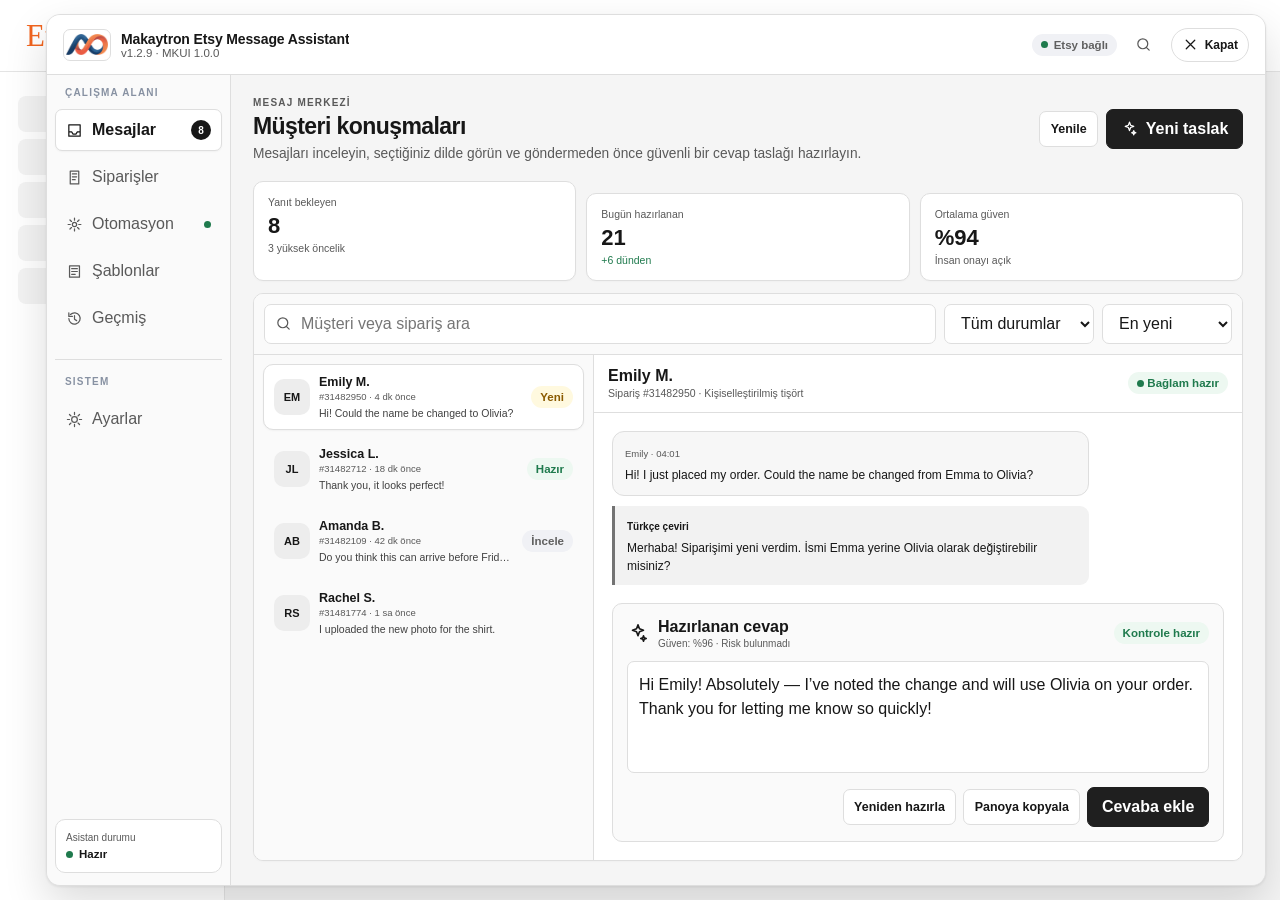
<file: docs/design/previews/message-assistant-mkui-preview.html>
<!doctype html>
<html lang="tr">
<head>
<meta charset="utf-8">
<meta name="viewport" content="width=device-width,initial-scale=1">
<title>Makaytron Etsy Message Assistant · MKUI 1.0.0</title>
<style>
  *{box-sizing:border-box}html,body{margin:0;min-height:100%;font-family:Inter,ui-sans-serif,-apple-system,BlinkMacSystemFont,"Segoe UI",sans-serif;background:#f3f3f3;color:#222}
  body{min-height:900px;background:linear-gradient(90deg,#fff 0 225px,#f5f5f5 225px)}
  .etsy-shell{min-height:900px}.etsy-top{height:72px;border-bottom:1px solid #e4e4e4;background:#fff;display:flex;align-items:center;padding:0 26px;gap:26px}.etsy-word{font-family:Georgia,serif;color:#f1641e;font-size:31px}.etsy-search{height:42px;max-width:620px;flex:1;border:2px solid #222;border-radius:999px;background:#fafafa}.etsy-nav{position:absolute;left:0;top:72px;bottom:0;width:225px;padding:24px 18px;border-right:1px solid #e5e5e5;background:#fff}.etsy-nav div{height:36px;margin-bottom:7px;border-radius:8px;background:#f3f3f3}.etsy-content{margin-left:225px;padding:34px;width:460px}.etsy-content h1{margin:0 0 18px;font-size:24px}.etsy-content .ghost{height:96px;margin-bottom:12px;border:1px solid #e4e4e4;border-radius:12px;background:#fff}
</style>
</head>
<body>
<div class="etsy-shell" aria-hidden="true"><div class="etsy-top"><div class="etsy-word">Etsy</div><div class="etsy-search"></div></div><aside class="etsy-nav"><div></div><div></div><div></div><div></div><div></div></aside><main class="etsy-content"><h1>Messages</h1><div class="ghost"></div><div class="ghost"></div><div class="ghost"></div></main></div>
<div id="preview-root"></div>
<script>
  const host = document.getElementById('preview-root');
  const shadow = host.attachShadow({mode:'open'});
  const style = document.createElement('style');
  style.textContent = ":host{--ma-primary:#1f1f1f;--ma-primary-strong:#0f0f0f;--ma-primary-soft:#f3f3f3;--ma-ink:#171717;--ma-muted:#737373;--ma-line:#e7e7e7;--ma-bg:#f7f7f7;--ma-surface:#ffffff;--ma-success:#178847;--ma-success-soft:#eaf8ef;--ma-warning:#c35b12;--ma-warning-soft:#fff1e7;--ma-danger:#c23b3b;--ma-danger-soft:#ffeded;--ma-info:#525252;--ma-info-soft:#f1f1f1;--ma-pink:#525252;--ma-pink-soft:#f1f1f1;--ma-shadow:0 20px 45px rgba(15,23,42,.16);--ma-shadow-soft:0 8px 24px rgba(15,23,42,.12);--ma-r1:7.2px;--ma-r2:12px;--ma-r3:16px;--ma-s1:4px;--ma-s2:8px;--ma-s3:12px;--ma-s4:16px;--ma-s5:20px;--ma-s6:24px;--ma-font:Inter,ui-sans-serif,-apple-system,BlinkMacSystemFont,\"Segoe UI\",sans-serif;all:initial}*,*::before,*::after{box-sizing:border-box}button,input,textarea,select{font:inherit}button{color:inherit}.ma-root{font:14px/1.45 var(--ma-font);color:var(--ma-ink)}.ma-hidden,.ma-sprite{display:none !important}.ma-launcher{position:fixed;right:var(--ma-s5);bottom:var(--ma-s5);z-index:2147483646;width:62px;height:52px;padding:8px;border:1px solid var(--ma-line);border-radius:var(--ma-r2);display:grid;place-items:center;cursor:pointer;color:var(--ma-ink);background:#fff;box-shadow:var(--ma-shadow);transition:transform .18s ease,box-shadow .18s ease}.ma-launcher:hover{transform:translateY(-2px);box-shadow:0 18px 42px rgba(15,23,42,.20)}.ma-logo-img{width:46px;height:30px;object-fit:contain;display:block}.ma-app{position:fixed;top:var(--ma-s3);right:var(--ma-s3);bottom:var(--ma-s3);z-index:2147483647;width:min(620px,calc(100vw - 24px));overflow:hidden;display:grid;grid-template-columns:60px minmax(0,1fr);grid-template-rows:auto 1fr;background:var(--ma-surface);border:1px solid rgba(224,226,236,.95);border-radius:var(--ma-r3);box-shadow:var(--ma-shadow);transition:width .2s ease,inset .2s ease}.ma-app--wide{width:min(1200px,calc(100vw - 24px));grid-template-columns:184px minmax(0,1fr)}.ma-app--fullscreen{inset:var(--ma-s2);width:auto;border-radius:var(--ma-r2)}.ma-header{grid-column:1 / -1;height:60px;padding:0 var(--ma-s4);display:flex;align-items:center;gap:var(--ma-s3);border-bottom:1px solid var(--ma-line);background:rgba(255,255,255,.98)}.ma-brand{min-width:0;display:flex;align-items:center;gap:var(--ma-s2)}.ma-brand__logo{width:44px;height:28px;object-fit:contain;display:block}.ma-brand__mark{width:44px;height:28px;display:grid;place-items:center;flex:0 0 auto}.ma-brand__text{min-width:0}.ma-brand__title{font-weight:750;white-space:nowrap;overflow:hidden;text-overflow:ellipsis}.ma-brand__version{color:var(--ma-muted);font-size:12px}.ma-header__spacer{flex:1}.ma-nav{grid-row:2;min-height:0;padding:var(--ma-s3) var(--ma-s2);display:flex;flex-direction:column;gap:var(--ma-s1);border-right:1px solid var(--ma-line);background:#fafafa}.ma-nav__item{width:100%;min-height:42.4px;padding:0 var(--ma-s2);border:0;border-radius:var(--ma-r2);display:flex;align-items:center;gap:var(--ma-s2);cursor:pointer;background:transparent;color:#404040;transition:background .16s ease,color .16s ease}.ma-nav__item:hover{background:#f2f2f2}.ma-nav__item.is-active{color:var(--ma-primary-strong);background:var(--ma-primary-soft);font-weight:700}.ma-nav__label{display:none;white-space:nowrap}.ma-app--wide .ma-nav__label,.ma-app--fullscreen .ma-nav__label{display:inline}.ma-nav__foot{margin-top:auto;color:var(--ma-muted);font-size:11.52px;text-align:center}.ma-main{grid-row:2;min-width:0;min-height:0;overflow:auto;background:var(--ma-bg)}.ma-view{min-height:100%;padding:var(--ma-s4)}.ma-page-head{margin-bottom:var(--ma-s4);display:flex;align-items:flex-start;gap:var(--ma-s3)}.ma-page-head__copy{min-width:0}.ma-page-head h2{margin:0;font-size:20px;line-height:1.25}.ma-page-head p{margin:var(--ma-s1) 0 0;color:var(--ma-muted);font-size:13.76px}.ma-page-head__actions{margin-left:auto;display:flex;flex-wrap:wrap;justify-content:flex-end;gap:var(--ma-s2)}.ma-icon{width:18.4px;height:18.4px;fill:none;stroke:currentColor;stroke-width:1.8;stroke-linecap:round;stroke-linejoin:round;flex:0 0 auto}.ma-icon--sm{width:15.2px;height:15.2px}.ma-icon-btn{width:37.6px;height:37.6px;padding:0;border:1px solid transparent;border-radius:var(--ma-r2);display:grid;place-items:center;cursor:pointer;background:transparent;color:var(--ma-muted)}.ma-icon-btn:hover{color:var(--ma-primary);background:var(--ma-primary-soft)}.ma-btn{min-height:39.2px;padding:8.8px 13.6px;border:1px solid var(--ma-line);border-radius:var(--ma-r2);display:inline-flex;align-items:center;justify-content:center;gap:var(--ma-s2);cursor:pointer;background:var(--ma-surface);color:var(--ma-ink);font-weight:650;transition:.16s ease}.ma-btn:hover{border-color:#c9c9c9;background:#fafafa}.ma-btn:disabled{opacity:.48;cursor:not-allowed}.ma-btn--primary{color:#fff;border-color:var(--ma-primary);background:var(--ma-primary)}.ma-btn--primary:hover{border-color:var(--ma-primary-strong);background:var(--ma-primary-strong)}.ma-btn--danger{color:var(--ma-danger);border-color:#f1c7c7;background:var(--ma-danger-soft)}.ma-btn--small{min-height:32px;padding:5.6px 10.4px;font-size:12.48px}.ma-btn--block{width:100%}.ma-card{border:1px solid var(--ma-line);border-radius:var(--ma-r3);background:var(--ma-surface);box-shadow:0 1px 1px rgba(30,35,50,.02)}.ma-card+.ma-card{margin-top:var(--ma-s3)}.ma-card__head{padding:var(--ma-s3) var(--ma-s4);display:flex;align-items:center;gap:var(--ma-s2);border-bottom:1px solid var(--ma-line)}.ma-card__head h3{margin:0;font-size:14.72px}.ma-card__head .ma-spacer{flex:1}.ma-card__body{padding:var(--ma-s4)}.ma-card__foot{padding:var(--ma-s3) var(--ma-s4);display:flex;align-items:center;gap:var(--ma-s2);border-top:1px solid var(--ma-line)}.ma-kv{display:flex;align-items:center;gap:var(--ma-s2);min-width:0}.ma-kv__label{color:var(--ma-muted)}.ma-kv__value{font-weight:700;white-space:nowrap;overflow:hidden;text-overflow:ellipsis}.ma-customer{display:flex;align-items:center;gap:var(--ma-s2)}.ma-avatar{width:36.8px;height:36.8px;border-radius:50%;display:grid;place-items:center;overflow:hidden;background:var(--ma-primary-soft);color:var(--ma-primary);font-weight:800}.ma-avatar img{width:100%;height:100%;object-fit:cover}.ma-spacer{flex:1}.ma-stack{display:grid;gap:var(--ma-s3)}.ma-grid{display:grid;gap:var(--ma-s3)}.ma-grid--2{grid-template-columns:repeat(2,minmax(0,1fr))}.ma-grid--3{grid-template-columns:repeat(3,minmax(0,1fr))}.ma-split{display:grid;grid-template-columns:minmax(0,1.55fr) minmax(320px,.8fr);gap:var(--ma-s4);align-items:start}.ma-field{display:grid;gap:var(--ma-s1)}.ma-field>label{font-size:12.48px;font-weight:700;color:#404040}.ma-input,.ma-select,.ma-textarea{width:100%;border:1px solid #d9d9d9;border-radius:var(--ma-r2);color:var(--ma-ink);background:#fff;outline:none;transition:border .16s ease,box-shadow .16s ease}.ma-input,.ma-select{min-height:40px;padding:0 12px}.ma-textarea{min-height:112px;padding:11.2px 12px;resize:vertical;line-height:1.5}.ma-textarea--large{min-height:208px}.ma-input:focus,.ma-select:focus,.ma-textarea:focus{border-color:var(--ma-primary);box-shadow:0 0 0 3px rgba(23,23,23,.12)}.ma-label-row{display:flex;align-items:center;gap:var(--ma-s2);margin-bottom:var(--ma-s1)}.ma-label-row strong{font-size:12.8px}.ma-label-row .ma-spacer{flex:1}.ma-message-box{padding:var(--ma-s3);border:1px solid var(--ma-line);border-radius:var(--ma-r2);background:#fafafa;white-space:pre-wrap;overflow-wrap:anywhere}.ma-message-box--accent{border-color:#d8d8d8;background:#f7f7f7}.ma-muted{color:var(--ma-muted)}.ma-small{font-size:12.32px}.ma-pill-row{display:flex;flex-wrap:wrap;gap:var(--ma-s2)}.ma-pill{padding:4.32px 8.8px;border-radius:999px;display:inline-flex;align-items:center;gap:var(--ma-s1);font-size:11.52px;font-weight:700;background:#f0f1f5;color:#606060}.ma-pill--success{color:var(--ma-success);background:var(--ma-success-soft)}.ma-pill--warning{color:var(--ma-warning);background:var(--ma-warning-soft)}.ma-pill--danger{color:var(--ma-danger);background:var(--ma-danger-soft)}.ma-pill--info{color:var(--ma-info);background:var(--ma-info-soft)}.ma-pill--pink{color:var(--ma-pink);background:var(--ma-pink-soft)}.ma-pill--primary{color:var(--ma-primary);background:var(--ma-primary-soft)}.ma-actions{display:flex;flex-wrap:wrap;align-items:center;gap:var(--ma-s2)}.ma-actions--end{justify-content:flex-end}.ma-message-workspace{display:grid;gap:var(--ma-s3)}.ma-message-contact{padding:var(--ma-s3);border:1px solid var(--ma-line);border-radius:var(--ma-r3);display:flex;align-items:center;gap:var(--ma-s3);background:var(--ma-surface)}.ma-message-contact__copy{min-width:0}.ma-message-contact__name{font-size:15px;font-weight:800;overflow:hidden;text-overflow:ellipsis;white-space:nowrap}.ma-message-contact__meta{color:var(--ma-muted);font-size:12px}.ma-message-text{font-size:15px;line-height:1.58}.ma-insight-row{display:flex;align-items:flex-start;gap:var(--ma-s2);flex-wrap:wrap}.ma-insight-row__summary{min-width:0;flex:1;color:var(--ma-muted);font-size:12.5px;line-height:1.45}.ma-disclosure{border-top:1px solid var(--ma-line)}.ma-disclosure>summary{min-height:42px;display:flex;align-items:center;gap:var(--ma-s2);cursor:pointer;color:var(--ma-muted);font-size:12.5px;font-weight:700;list-style:none;user-select:none}.ma-disclosure>summary::-webkit-details-marker{display:none}.ma-disclosure>summary::after{content:\"⌄\";margin-left:auto;font-size:15px;transition:transform .16s ease}.ma-disclosure[open]>summary::after{transform:rotate(180deg)}.ma-disclosure__body{padding:0 0 var(--ma-s3);display:grid;gap:var(--ma-s3)}.ma-reply-input{min-height:150px;padding:13px 14px;font-size:15px;line-height:1.55}.ma-main-actions{display:grid;grid-template-columns:minmax(0,1.25fr) minmax(0,1fr);gap:var(--ma-s2)}.ma-main-actions .ma-btn{min-height:46px}.ma-secondary-tools{display:flex;align-items:center;gap:var(--ma-s2);flex-wrap:wrap}.ma-secondary-tools .ma-select{min-width:180px;flex:1}.ma-link-btn{min-height:36px;padding:6px 2px;border:0;display:inline-flex;align-items:center;gap:var(--ma-s2);color:var(--ma-primary);background:transparent;cursor:pointer;font-weight:700}.ma-link-btn:hover{color:var(--ma-primary-strong);text-decoration:underline}.ma-options-grid{display:grid;gap:var(--ma-s3)}.ma-output-card{border-color:#d4d4d4;box-shadow:var(--ma-shadow-card,0 1px 3px rgba(15,23,42,.08))}.ma-output-card .ma-textarea{min-height:132px;font-size:14.5px;line-height:1.55}.ma-editor-disclosure{overflow:hidden}.ma-editor-disclosure>summary{min-height:54px;padding:0 var(--ma-s4);display:flex;align-items:center;gap:var(--ma-s2);cursor:pointer;list-style:none;color:var(--ma-primary);font-weight:800}.ma-editor-disclosure>summary::-webkit-details-marker{display:none}.ma-editor-disclosure>summary::after{content:\"Düzenle\";margin-left:auto;color:var(--ma-muted);font-size:12px;font-weight:700}.ma-editor-disclosure[open]>summary{border-bottom:1px solid var(--ma-line)}.ma-output-actions{display:flex;align-items:center;gap:var(--ma-s2);flex-wrap:wrap}.ma-output-actions .ma-btn--primary{margin-left:auto}.ma-risk-only{margin-top:calc(var(--ma-s1) * -1)}.ma-tone-row{display:flex;flex-wrap:wrap;gap:var(--ma-s2)}.ma-tone{padding:6.72px 11.2px;border:1px solid var(--ma-line);border-radius:var(--ma-r2);cursor:pointer;background:#fff;color:var(--ma-muted)}.ma-tone.is-active{color:var(--ma-primary);border-color:var(--ma-primary);background:var(--ma-primary-soft);font-weight:700}.ma-notice{padding:var(--ma-s3);border:1px solid #e7d5bb;border-radius:var(--ma-r2);display:flex;align-items:flex-start;gap:var(--ma-s2);color:#7b4a17;background:#fff8ed}.ma-notice--info{color:#404040;border-color:#d6d6d6;background:#f7f7f7}.ma-notice--danger{color:#8f3030;border-color:#f0caca;background:#fff1f1}.ma-list{display:grid;gap:var(--ma-s2)}.ma-list-item{padding:var(--ma-s3);border:1px solid var(--ma-line);border-radius:var(--ma-r2);display:flex;align-items:center;gap:var(--ma-s3);cursor:pointer;background:#fff}.ma-list-item:hover{border-color:#c9c9c9}.ma-list-item.is-active{border-color:var(--ma-primary);background:var(--ma-primary-soft)}.ma-list-item__body{min-width:0;flex:1}.ma-list-item__title{font-weight:750;overflow:hidden;text-overflow:ellipsis;white-space:nowrap}.ma-list-item__desc{margin-top:2.4px;color:var(--ma-muted);font-size:12.16px;overflow:hidden;text-overflow:ellipsis;white-space:nowrap}.ma-toolbar{margin-bottom:var(--ma-s3);display:flex;align-items:center;flex-wrap:wrap;gap:var(--ma-s2)}.ma-toolbar .ma-input{width:min(352px,100%)}.ma-table-wrap{overflow:auto;border:1px solid var(--ma-line);border-radius:var(--ma-r3);background:#fff}.ma-table{width:100%;border-collapse:collapse;min-width:768px}.ma-table th,.ma-table td{padding:11.52px 12px;border-bottom:1px solid var(--ma-line);text-align:left;vertical-align:middle}.ma-table th{position:sticky;top:0;z-index:1;color:var(--ma-muted);background:#fafafa;font-size:11.52px;text-transform:uppercase;letter-spacing:.03em}.ma-table tr:last-child td{border-bottom:0}.ma-table tr.is-selected td{background:#f5f5f5}.ma-table__product{max-width:272px;overflow:hidden;text-overflow:ellipsis;white-space:nowrap}.ma-check{width:16px;height:16px;accent-color:var(--ma-primary)}.ma-product{display:flex;align-items:center;gap:var(--ma-s2);min-width:0}.ma-product__image{width:40px;height:40px;border-radius:var(--ma-r1);object-fit:cover;background:#eeeeee;flex:0 0 auto}.ma-stats{display:grid;grid-template-columns:repeat(5,minmax(0,1fr));gap:var(--ma-s3);margin-bottom:var(--ma-s4)}.ma-stat{padding:var(--ma-s3);border:1px solid var(--ma-line);border-radius:var(--ma-r2);background:#fff}.ma-stat__label{color:var(--ma-muted);font-size:11.52px}.ma-stat__value{margin-top:3.2px;font-size:21.6px;font-weight:800}.ma-switch-row{min-height:54.4px;display:flex;align-items:center;gap:var(--ma-s3);border-bottom:1px solid var(--ma-line)}.ma-switch-row:last-child{border-bottom:0}.ma-switch-row__copy{min-width:0;flex:1}.ma-switch-row__title{font-weight:700}.ma-switch-row__desc{color:var(--ma-muted);font-size:11.84px}.ma-switch{position:relative;width:40.8px;height:23.2px;flex:0 0 auto}.ma-switch input{position:absolute;opacity:0}.ma-switch span{position:absolute;inset:0;border-radius:999px;cursor:pointer;background:#cfd3de;transition:.18s ease}.ma-switch span::after{content:\"\";position:absolute;width:16.8px;height:16.8px;top:3.2px;left:3.2px;border-radius:50%;background:#fff;box-shadow:0 1px 3px rgba(0,0,0,.22);transition:.18s ease}.ma-switch input:checked+span{background:var(--ma-primary)}.ma-switch input:checked+span::after{transform:translateX(17.6px)}.ma-empty{min-height:256px;padding:var(--ma-s6);display:grid;place-items:center;text-align:center;color:var(--ma-muted)}.ma-empty__inner{max-width:432px}.ma-empty h3{margin:0 0 var(--ma-s2);color:var(--ma-ink)}.ma-code{padding:10.4px 12px;border:1px solid var(--ma-line);border-radius:var(--ma-r2);color:#404040;background:#f5f5f5;font:12.16px/1.45 ui-monospace,SFMono-Regular,Menlo,monospace;overflow-wrap:anywhere}.ma-review-card{padding:var(--ma-s3);border:1px solid var(--ma-line);border-radius:var(--ma-r3);display:grid;gap:var(--ma-s2);cursor:pointer;background:#fff}.ma-review-card.is-active{border-color:var(--ma-primary);box-shadow:0 0 0 2px rgba(23,23,23,.07)}.ma-stars{color:#e09620;letter-spacing:.08em}.ma-busy{position:relative;pointer-events:none;opacity:.72}.ma-busy::after{content:\"\";position:absolute;inset:0;cursor:wait}.ma-version-chip{min-height:30px;padding:5px 9px;border:1px solid var(--ma-line);border-radius:var(--ma-radius-pill,999px);background:#fff;color:var(--ma-muted);font-size:11.5px;font-weight:750;cursor:pointer}.ma-version-chip:hover{color:var(--ma-ink);border-color:#bdbdbd}.ma-version-chip.is-update{color:#fff;border-color:var(--ma-primary);background:var(--ma-primary)}.ma-settings-grid{display:grid;grid-template-columns:repeat(2,minmax(0,1fr));gap:var(--ma-s3);align-items:start}.ma-settings-span-2{grid-column:1 / -1}.ma-setup-grid{display:grid;grid-template-columns:repeat(4,minmax(0,1fr));gap:var(--ma-s2)}.ma-setup-step{min-height:92px;padding:var(--ma-s3);border:1px solid var(--ma-line);border-radius:var(--ma-r2);background:#fafafa}.ma-setup-step.is-done{background:#fff;border-color:#bdbdbd}.ma-setup-step__top{display:flex;align-items:center;gap:var(--ma-s2);margin-bottom:var(--ma-s1)}.ma-setup-step__number{width:24px;height:24px;border-radius:50%;display:grid;place-items:center;color:#fff;background:var(--ma-primary);font-size:11px;font-weight:800;flex:0 0 auto}.ma-setup-step__title{font-size:12.5px;font-weight:750}.ma-setup-step__desc{color:var(--ma-muted);font-size:11.5px;line-height:1.4}.ma-provider-grid{display:grid;grid-template-columns:minmax(180px,.7fr) minmax(220px,1fr) minmax(220px,1fr);gap:var(--ma-s3);align-items:end}.ma-provider-status{display:flex;align-items:center;flex-wrap:wrap;gap:var(--ma-s2);padding-top:var(--ma-s2)}.ma-repo-box{padding:var(--ma-s3);border:1px solid var(--ma-line);border-radius:var(--ma-r2);background:#fafafa}.ma-repo-name{font-family:ui-monospace,SFMono-Regular,Menlo,monospace;font-size:12px;font-weight:700}.ma-step-list{margin:0;padding-left:20px;display:grid;gap:7px;color:var(--ma-muted);font-size:12.5px}.ma-step-list strong{color:var(--ma-ink)}.ma-secret-warning{border-color:#efcaca;color:#8f3030;background:#fff4f4}.ma-config-actions{display:grid;grid-template-columns:repeat(2,minmax(0,1fr));gap:var(--ma-s2)}.ma-inline-code{padding:2px 6px;border:1px solid var(--ma-line);border-radius:5px;background:#f3f3f3;font:11px/1.4 ui-monospace,SFMono-Regular,Menlo,monospace}.ma-field__hint{color:var(--ma-muted);font-size:11.5px;line-height:1.4}@media (max-width:860px){.ma-app--wide{grid-template-columns:60px minmax(0,1fr)}.ma-app--wide .ma-nav__label{display:none}.ma-split,.ma-grid--2,.ma-grid--3,.ma-settings-grid,.ma-provider-grid{grid-template-columns:1fr}.ma-settings-span-2{grid-column:auto}.ma-setup-grid{grid-template-columns:repeat(2,minmax(0,1fr))}.ma-stats{grid-template-columns:repeat(2,minmax(0,1fr))}}@media (max-width:560px){.ma-app{inset:var(--ma-s1);width:auto;grid-template-columns:54.4px minmax(0,1fr);border-radius:var(--ma-r2)}.ma-header{padding:0 var(--ma-s2)}.ma-brand__version{display:none}.ma-view{padding:var(--ma-s3)}.ma-stats{grid-template-columns:1fr 1fr}.ma-setup-grid,.ma-config-actions{grid-template-columns:1fr}}\n.ma-launcher{top:78px;right:var(--ma-s3);bottom:auto;min-width:0;width:120px;height:36px;padding:3px 4px;border:1px solid rgba(23,23,23,.14);border-radius:999px;display:flex;align-items:center;gap:4px;background:rgba(255,255,255,.98);box-shadow:0 6px 18px rgba(15,23,42,.14);backdrop-filter:blur(10px);transition:transform .18s ease,box-shadow .18s ease,border-color .18s ease}.ma-launcher:hover{transform:translateY(-1px);border-color:rgba(23,23,23,.28);box-shadow:0 9px 22px rgba(15,23,42,.18)}.ma-launcher:focus-visible{outline:3px solid rgba(23,23,23,.2);outline-offset:3px}.ma-launcher__mark{width:28px;height:28px;border-radius:999px;display:grid;place-items:center;flex:0 0 auto;background:#f5f5f5}.ma-launcher .ma-logo-img{width:24px;height:16px}.ma-launcher__copy{min-width:0;display:block;text-align:left;line-height:1.1}.ma-launcher__title{font-size:11px;font-weight:800;white-space:nowrap}.ma-launcher__state{display:none}.ma-launcher__action{min-width:31px;height:26px;margin-left:auto;padding:0 7px;border-radius:999px;display:inline-flex;align-items:center;justify-content:center;color:#fff;background:var(--ma-primary);font-size:10px;font-weight:800}.ma-launcher:hover .ma-launcher__action{background:var(--ma-primary-strong)}.ma-panel-close{min-height:34px;padding:0 10px;border:1px solid var(--ma-line);border-radius:999px;display:inline-flex;align-items:center;gap:6px;cursor:pointer;color:var(--ma-ink);background:#fff;font-size:12px;font-weight:750}.ma-panel-close:hover{border-color:#c9c9c9;background:#f7f7f7}.ma-panel-close:focus-visible{outline:3px solid rgba(23,23,23,.14);outline-offset:2px}@media (max-width:560px){.ma-launcher{top:68px;right:var(--ma-s2);width:112px;height:34px}.ma-launcher__mark{width:26px;height:26px}.ma-launcher__title{font-size:10.5px}.ma-launcher__action{height:24px}}\n[hidden]{display:none!important}.ma-list-item,.ma-review-card{width:100%;font:inherit;color:inherit;text-align:left}.ma-switch input:focus-visible+span{outline:3px solid rgba(23,23,23,.2);outline-offset:3px}.ma-table tr[data-history-id]{cursor:pointer}.ma-table tr[data-history-id]:focus-visible{outline:3px solid rgba(23,23,23,.2);outline-offset:-3px}.ma-busy{pointer-events:auto;opacity:1}.ma-busy .ma-nav,.ma-busy .ma-view{pointer-events:none}.ma-busy .ma-view{opacity:.58}.ma-busy-status{position:sticky;top:0;z-index:4;min-height:36px;padding:8px 12px;display:none;align-items:center;justify-content:center;color:#fff;background:var(--ma-primary);font-size:12px;font-weight:750}.ma-busy .ma-busy-status{display:flex}.ma-busy::after{display:none}.ma-message-list-shell,.ma-message-list-controls,.ma-message-list-controls .ma-card__body,.ma-message-list-controls .ma-stack,.ma-message-list-controls .ma-field,.ma-message-list-shell>.ma-list,.ma-message-list__item,.ma-message-list__item .ma-list-item__body{min-width:0;max-width:100%}.ma-message-list-shell,.ma-message-list-controls .ma-card__body,.ma-message-list-controls .ma-stack,.ma-message-list-controls .ma-field,.ma-message-list-shell>.ma-list{grid-template-columns:minmax(0,1fr)}.ma-message-list-controls .ma-select{min-width:0;max-width:100%}.ma-message-list__item .ma-disclosure__body{min-width:0;overflow-wrap:anywhere}.ma-message-list__item>[data-message-open-url]{flex:0 0 auto}.ma-main{container-type:inline-size}.ma-orders-layout,.ma-orders-layout>*,.ma-orders-list{min-width:0;max-width:100%}.ma-orders-list{grid-template-columns:minmax(0,1fr)}.ma-orders-list>.ma-table-wrap{width:100%;min-width:0;max-width:100%;overflow-x:auto}@container (max-width:850px){.ma-orders-layout{grid-template-columns:minmax(0,1fr)}}\n:host{--ma-primary:#1f1f1f;--ma-primary-strong:#0f0f0f;--ma-primary-soft:#f2f2f2;--ma-accent:#525252;--ma-accent-soft:#f5f5f5;--ma-ink:#171717;--ma-muted:#595959;--ma-line:#dedede;--ma-bg:#f5f5f5;--ma-surface:#fff;--ma-success:#1f7a4d;--ma-success-soft:#edf8f1;--ma-warning:#8a5a00;--ma-warning-soft:#fff9df;--ma-danger:#b42318;--ma-danger-soft:#fff1f0;--ma-info:#404040;--ma-info-soft:#f2f2f2;--ma-shadow:0 1px 3px rgba(0,0,0,.08),0 18px 44px rgba(0,0,0,.14);--ma-shadow-soft:0 8px 24px rgba(0,0,0,.10);--ma-r1:7px;--ma-r2:10px;--ma-r3:14px}.ma-app{width:min(680px,calc(100vw - 28px));top:14px;right:14px;bottom:14px;border-color:var(--ma-line);border-radius:var(--ma-r3);box-shadow:var(--ma-shadow);background:var(--ma-bg)}.ma-app--wide{width:min(1220px,calc(100vw - 28px));grid-template-columns:184px minmax(0,1fr)}.ma-app--fullscreen{inset:8px;border-radius:18px}.ma-header{height:60px;padding:0 16px;border-bottom-color:var(--ma-line);background:#fff;backdrop-filter:none}.ma-brand__mark{width:48px;height:32px;border:1px solid var(--ma-line);border-radius:var(--ma-r1);background:#fff}.ma-brand__title{font-size:14px;font-weight:820;letter-spacing:-.01em}.ma-brand__version{color:var(--ma-muted);font-size:11.5px}.ma-nav{padding:12px 8px;border-right-color:var(--ma-line);background:#fafafa}.ma-nav__group{display:grid;gap:5px}.ma-nav__group--utility{margin-top:16px;padding-top:16px;border-top:1px solid var(--ma-line)}.ma-nav__eyebrow{display:none;padding:0 10px 6px;color:#8791a2;font-size:10px;font-weight:800;letter-spacing:.12em;text-transform:uppercase}.ma-app--wide .ma-nav__eyebrow,.ma-app--fullscreen .ma-nav__eyebrow{display:block}.ma-nav__item{min-height:42px;padding:0 10px;border:1px solid transparent;border-radius:var(--ma-r1);color:var(--ma-muted)}.ma-nav__item:hover{border-color:var(--ma-line);background:#fff;color:var(--ma-ink)}.ma-nav__item.is-active{border-color:var(--ma-line);color:var(--ma-ink);background:#fff;box-shadow:0 1px 2px rgba(0,0,0,.04);font-weight:750}.ma-nav__foot{padding-top:12px}.ma-main{background:var(--ma-bg)}.ma-view{padding:24px}.ma-page-head{margin-bottom:20px;align-items:center}.ma-page-head h2{font-size:23px;letter-spacing:-.025em}.ma-page-head p{max-width:680px;color:var(--ma-muted)}.ma-card,.ma-table-wrap,.ma-message-contact{border-color:var(--ma-line);box-shadow:0 1px 2px rgba(16,29,52,.025)}.ma-card{border-radius:var(--ma-r2)}.ma-btn{min-height:40px;border-radius:var(--ma-r1)}.ma-btn--primary{border-color:var(--ma-primary);background:var(--ma-primary);box-shadow:none}.ma-btn--primary:hover{transform:none;box-shadow:none}.ma-btn--small{min-height:36px}.ma-input,.ma-select,.ma-textarea{border-color:var(--ma-line);border-radius:var(--ma-r1)}.ma-input:focus,.ma-select:focus,.ma-textarea:focus{border-color:#525252;box-shadow:0 0 0 3px rgba(23,23,23,.12)}.ma-pill{padding:5px 9px}.ma-icon-btn:focus-visible,.ma-panel-close:focus-visible,.ma-version-chip:focus-visible,.ma-btn:focus-visible,.ma-nav__item:focus-visible,.ma-tone:focus-visible,.ma-review-card:focus-visible,.ma-check:focus-visible,.ma-select:focus-visible{outline:3px solid rgba(23,23,23,.18);outline-offset:2px}.ma-automation-hero{position:relative;overflow:hidden;margin-bottom:18px;padding:22px;border:1px solid rgba(255,255,255,.12);border-radius:21px;color:#fff;background:linear-gradient(135deg,#101a31 0%,#1c2b4c 68%,#26395f 100%);box-shadow:0 18px 42px rgba(18,29,52,.18)}.ma-automation-hero::after{content:\"\";position:absolute;right:-70px;bottom:-90px;width:240px;height:240px;border:1px solid rgba(210,178,116,.26);border-radius:50%;box-shadow:0 0 0 34px rgba(210,178,116,.05),0 0 0 70px rgba(210,178,116,.035);pointer-events:none}.ma-automation-hero__top,.ma-automation-hero__footer{position:relative;z-index:1;display:flex;align-items:center;gap:14px;flex-wrap:wrap}.ma-automation-hero__copy{min-width:220px;flex:1}.ma-automation-hero__eyebrow{display:flex;align-items:center;gap:7px;color:#d8c09a;font-size:11px;font-weight:820;letter-spacing:.11em;text-transform:uppercase}.ma-automation-dot{width:8px;height:8px;border-radius:50%;background:#d8c09a;box-shadow:0 0 0 5px rgba(216,192,154,.12)}.ma-automation-dot.is-running{background:#65d69a;box-shadow:0 0 0 5px rgba(101,214,154,.13)}.ma-automation-hero h3{margin:7px 0 4px;font-size:24px;line-height:1.15;letter-spacing:-.025em}.ma-automation-hero p{margin:0;max-width:650px;color:#c6cfdf;font-size:13px}.ma-automation-hero__metrics{position:relative;z-index:1;display:grid;grid-template-columns:repeat(3,minmax(82px,1fr));gap:8px;margin:18px 0}.ma-automation-metric{padding:10px 12px;border:1px solid rgba(255,255,255,.12);border-radius:12px;background:rgba(255,255,255,.07);backdrop-filter:blur(8px)}.ma-automation-metric strong{display:block;font-size:18px}.ma-automation-metric span{color:#b9c3d5;font-size:10.5px}.ma-progress{position:relative;z-index:1;height:7px;margin:4px 0 16px;overflow:hidden;border-radius:999px;background:rgba(255,255,255,.13)}.ma-progress__bar{height:100%;border-radius:inherit;background:linear-gradient(90deg,#c9a96d,#ead7ac);transition:width .25s ease}.ma-automation-hero .ma-btn{border-color:rgba(255,255,255,.2);color:#fff;background:rgba(255,255,255,.09);box-shadow:none}.ma-automation-hero .ma-btn:hover{background:rgba(255,255,255,.15)}.ma-automation-hero .ma-btn--primary{border-color:#f2dfba;color:#17213a;background:linear-gradient(145deg,#f7e9ca,#d8b879);box-shadow:0 8px 20px rgba(0,0,0,.2)}.ma-automation-options{position:relative;z-index:1;width:100%;margin-top:14px;border-top:1px solid rgba(255,255,255,.12)}.ma-automation-options>summary{min-height:42px;color:#d3d9e5}.ma-automation-options .ma-disclosure__body{padding-top:8px}.ma-automation-options label{color:#d3d9e5}.ma-automation-options .ma-message-box{border-color:rgba(255,255,255,.13);color:#e7ebf2;background:rgba(255,255,255,.07)}.ma-order-toolbar{display:flex;align-items:center;gap:9px;flex-wrap:wrap;margin-bottom:13px}.ma-order-grid{display:grid;grid-template-columns:repeat(auto-fill,minmax(350px,1fr));gap:12px}.ma-order-card{min-width:0;padding:14px;border:1px solid var(--ma-line);border-radius:16px;background:#fff;box-shadow:0 7px 20px rgba(18,31,54,.045);transition:border-color .16s ease,transform .16s ease,box-shadow .16s ease}.ma-order-card:hover{transform:translateY(-1px);border-color:#cbd3e1;box-shadow:0 11px 25px rgba(18,31,54,.075)}.ma-order-card.is-selected{border-color:#8997af;box-shadow:0 0 0 2px rgba(69,88,124,.09),0 11px 25px rgba(18,31,54,.075)}.ma-order-card__top{display:flex;align-items:flex-start;gap:11px}.ma-order-card__image{width:48px;height:48px;border-radius:12px;object-fit:cover;background:#eef1f5;flex:0 0 auto}.ma-order-card__copy{min-width:0;flex:1}.ma-order-card__name{font-size:14px;font-weight:800;overflow:hidden;text-overflow:ellipsis;white-space:nowrap}.ma-order-card__meta{margin-top:2px;color:var(--ma-muted);font-size:11.5px}.ma-order-card__product{margin-top:6px;color:#465166;font-size:12px;overflow:hidden;text-overflow:ellipsis;white-space:nowrap}.ma-order-card__status{display:flex;justify-content:flex-end;gap:5px;flex-wrap:wrap}.ma-order-card__body{display:grid;gap:10px;margin-top:13px;padding-top:12px;border-top:1px solid #edf0f5}.ma-order-card__actions{display:flex;align-items:center;gap:7px;flex-wrap:wrap}.ma-order-card__actions .ma-field{min-width:180px;flex:1}.ma-order-card__actions .ma-select{min-height:36px;font-size:12px}.ma-empty-inline{padding:38px 20px;border:1px dashed #cfd6e2;border-radius:17px;text-align:center;color:var(--ma-muted);background:rgba(255,255,255,.55)}@container (max-width:720px){.ma-view{padding:16px}.ma-order-grid{grid-template-columns:1fr}.ma-automation-hero{padding:18px}.ma-automation-hero__metrics{grid-template-columns:repeat(3,1fr)}.ma-page-head{align-items:flex-start}.ma-page-head__actions{margin-left:0}}@media (max-width:560px){.ma-app{inset:6px;width:auto;grid-template-columns:54px minmax(0,1fr);border-radius:17px}.ma-header{height:60px;padding:0 10px}.ma-brand__mark{width:40px;height:29px}.ma-brand__title{font-size:12.5px}.ma-version-chip,[data-action=\"toggle-wide\"]{display:none}.ma-view{padding:12px}.ma-automation-hero h3{font-size:20px}.ma-automation-hero__metrics{grid-template-columns:1fr 1fr}.ma-automation-metric:last-child{grid-column:1 / -1}.ma-order-card__status{width:100%;justify-content:flex-start}.ma-order-card__top{flex-wrap:wrap}.ma-order-card__actions>*{width:100%}.ma-panel-close span{display:none}}@media (prefers-reduced-motion:reduce){*,*::before,*::after{scroll-behavior:auto!important;transition:none!important;animation:none!important}}\n\n  :host{font-family:Inter,ui-sans-serif,-apple-system,BlinkMacSystemFont,\"Segoe UI\",sans-serif;color:#171717}\n  svg{width:17px;height:17px;display:block;fill:none;stroke:currentColor;stroke-width:1.75;stroke-linecap:round;stroke-linejoin:round}\n  button{font:inherit}\n  .preview-app{display:grid!important;grid-template-columns:184px minmax(0,1fr)!important;grid-template-rows:60px minmax(0,1fr)!important;overflow:hidden!important}\n  .preview-header{grid-column:1/-1;grid-row:1;display:flex;align-items:center;justify-content:space-between;gap:16px;z-index:3}\n  .preview-brand,.preview-header-actions,.preview-page-actions,.preview-assistant-actions,.preview-assistant-title{display:flex;align-items:center}\n  .preview-brand{gap:10px;min-width:0}.preview-brand-copy{min-width:0}.ma-logo-img{display:block;width:42px;height:auto}\n  .preview-header-actions{gap:8px}.preview-online{gap:6px}.preview-online i,.preview-sidebar-status i,.preview-thread-head .ma-pill i{width:7px;height:7px;border-radius:50%;background:var(--ma-success);display:inline-block}\n  .preview-nav{grid-column:1;grid-row:2;display:flex;flex-direction:column;overflow:hidden}.ma-nav__group{display:grid;gap:5px}.ma-nav__item{width:100%;display:flex;align-items:center;gap:9px;cursor:pointer}.ma-nav__item span{min-width:0;flex:1;text-align:left}.ma-nav__item b{min-width:20px;height:20px;padding:0 6px;border-radius:999px;display:grid;place-items:center;background:#171717;color:#fff;font-size:10px}.preview-live-dot{width:7px;height:7px;border-radius:50%;background:var(--ma-success)}\n  .preview-sidebar-status{margin-top:auto;padding:12px 10px;border:1px solid var(--ma-line);border-radius:var(--ma-r2);background:#fff}.preview-sidebar-status span{display:block;color:var(--ma-muted);font-size:10px}.preview-sidebar-status strong{margin-top:5px;display:flex;align-items:center;gap:6px;font-size:11.5px}\n  .preview-main{grid-column:2;grid-row:2;min-width:0;overflow:auto}.preview-view{padding:22px}.preview-page-head{display:flex;justify-content:space-between;gap:20px}.preview-page-head h2{margin:4px 0 5px}.preview-page-head p{margin:0}.preview-eyebrow{color:var(--ma-muted);font-size:10px;font-weight:800;letter-spacing:.12em}.preview-page-actions{gap:8px}\n  .preview-kpi-grid{display:grid;grid-template-columns:repeat(3,minmax(0,1fr));gap:10px;margin-bottom:12px}.preview-kpi{padding:14px}.preview-kpi span,.preview-kpi small{display:block;color:var(--ma-muted);font-size:10.5px}.preview-kpi strong{display:block;margin:5px 0 3px;font-size:22px}.preview-kpi small.success{color:var(--ma-success)}\n  .preview-workspace{overflow:hidden}.preview-toolbar{padding:10px;display:grid;grid-template-columns:minmax(260px,1fr) 150px 130px;gap:8px;border-bottom:1px solid var(--ma-line);background:#fafafa}.preview-search{position:relative}.preview-search svg{position:absolute;left:11px;top:11px;color:var(--ma-muted)}.preview-search .ma-input{padding-left:36px}\n  .preview-message-layout{display:grid;grid-template-columns:340px minmax(0,1fr);min-height:505px}.preview-conversation-list{padding:9px;border-right:1px solid var(--ma-line);background:#fafafa;display:grid;align-content:start;gap:6px}.preview-conversation{width:100%;padding:10px;border:1px solid transparent;border-radius:var(--ma-r2);display:grid;grid-template-columns:36px minmax(0,1fr) auto;align-items:center;gap:9px;color:var(--ma-ink);background:transparent;text-align:left;cursor:pointer}.preview-conversation:hover,.preview-conversation.is-selected{border-color:var(--ma-line);background:#fff}.preview-conversation.is-selected{box-shadow:0 1px 2px rgba(0,0,0,.04)}.preview-avatar{width:36px;height:36px;border-radius:10px;display:grid;place-items:center;background:#ededed;font-size:11px;font-weight:800}.preview-conversation-copy{min-width:0}.preview-conversation-copy strong,.preview-conversation-copy small,.preview-conversation-copy em{display:block}.preview-conversation-copy strong{font-size:12.5px}.preview-conversation-copy small{margin-top:2px;color:var(--ma-muted);font-size:9.5px}.preview-conversation-copy em{margin-top:5px;overflow:hidden;color:#404040;font-size:10.5px;font-style:normal;text-overflow:ellipsis;white-space:nowrap}\n  .preview-thread{min-width:0;background:#fff}.preview-thread-head{height:58px;padding:0 14px;border-bottom:1px solid var(--ma-line);display:flex;align-items:center;justify-content:space-between;gap:12px}.preview-thread-head strong,.preview-thread-head span{display:block}.preview-thread-head>div span{margin-top:2px;color:var(--ma-muted);font-size:10.5px}.preview-thread-body{padding:18px;display:grid;gap:10px}.preview-bubble{width:min(78%,540px);padding:11px 12px;border:1px solid var(--ma-line);border-radius:12px;background:#f7f7f7}.preview-bubble small{color:var(--ma-muted);font-size:9.5px}.preview-bubble p,.preview-translation p{margin:5px 0 0;font-size:12px;line-height:1.5}.preview-translation{width:min(78%,540px);padding:10px 12px;border-left:3px solid #737373;border-radius:0 9px 9px 0;background:#f2f2f2}.preview-translation b{font-size:10px}.preview-assistant-card{margin-top:8px;padding:14px;border:1px solid var(--ma-line);border-radius:var(--ma-r2);background:#fafafa}.preview-assistant-title{gap:9px}.preview-assistant-title>svg{width:22px;height:22px}.preview-assistant-title>div{min-width:0;flex:1}.preview-assistant-title strong,.preview-assistant-title span{display:block}.preview-assistant-title>div span{margin-top:2px;color:var(--ma-muted);font-size:10px}.preview-assistant-card .ma-textarea{width:100%;min-height:112px;margin-top:12px;padding:11px;resize:none;background:#fff;line-height:1.5}.preview-assistant-actions{justify-content:flex-end;gap:7px;margin-top:10px}\n  @media(max-width:900px){.preview-app{grid-template-columns:56px minmax(0,1fr)!important}.preview-nav .ma-nav__item span,.preview-nav .ma-nav__eyebrow,.preview-sidebar-status{display:none}.preview-message-layout{grid-template-columns:280px minmax(0,1fr)}.preview-kpi-grid{grid-template-columns:1fr}.preview-toolbar{grid-template-columns:1fr}}\n";
  shadow.append(style);
  const wrapper = document.createElement('div');
  wrapper.innerHTML = "\n  <section class=\"ma-app ma-app--wide preview-app\" aria-label=\"Makaytron Etsy Message Assistant MKUI preview\">\n    <header class=\"ma-header preview-header\">\n      <div class=\"ma-brand preview-brand\">\n        <div class=\"ma-brand__mark\"><img class=\"ma-logo-img\" src=\"[data-uri]\" alt=\"Makaytron\"></div>\n        <div class=\"preview-brand-copy\">\n          <div class=\"ma-brand__title\">Makaytron Etsy Message Assistant</div>\n          <div class=\"ma-brand__version\">v1.2.9 · MKUI 1.0.0</div>\n        </div>\n      </div>\n      <div class=\"preview-header-actions\">\n        <span class=\"ma-pill preview-online\"><i></i> Etsy bağlı</span>\n        <button class=\"ma-icon-btn\" type=\"button\" aria-label=\"Ara\"><svg viewBox=\"0 0 24 24\" aria-hidden=\"true\"><path d=\"M11 4a7 7 0 1 0 0 14 7 7 0 0 0 0-14 M16 16l4 4\"/></svg></button>\n        <button class=\"ma-panel-close\" type=\"button\"><svg viewBox=\"0 0 24 24\" aria-hidden=\"true\"><path d=\"M6 6l12 12 M18 6 6 18\"/></svg><span>Kapat</span></button>\n      </div>\n    </header>\n\n    <nav class=\"ma-nav preview-nav\" aria-label=\"Asistan bölümleri\">\n      <div class=\"ma-nav__group\">\n        <div class=\"ma-nav__eyebrow\">Çalışma Alanı</div>\n        <button class=\"ma-nav__item is-active\" type=\"button\"><svg viewBox=\"0 0 24 24\" aria-hidden=\"true\"><path d=\"M4 4h16v16H4z M4 14h4l2 3h4l2-3h4\"/></svg><span>Mesajlar</span><b>8</b></button>\n        <button class=\"ma-nav__item\" type=\"button\"><svg viewBox=\"0 0 24 24\" aria-hidden=\"true\"><path d=\"M6 3h12v18H6z M9 7h6 M9 11h6 M9 15h4\"/></svg><span>Siparişler</span></button>\n        <button class=\"ma-nav__item\" type=\"button\"><svg viewBox=\"0 0 24 24\" aria-hidden=\"true\"><path d=\"M12 3v3 M12 18v3 M3 12h3 M18 12h3 M5.6 5.6l2.1 2.1 M16.3 16.3l2.1 2.1 M18.4 5.6l-2.1 2.1 M7.7 16.3l-2.1 2.1 M9 12a3 3 0 1 0 6 0 3 3 0 0 0-6 0\"/></svg><span>Otomasyon</span><i class=\"preview-live-dot\"></i></button>\n        <button class=\"ma-nav__item\" type=\"button\"><svg viewBox=\"0 0 24 24\" aria-hidden=\"true\"><path d=\"M5 4h14v16H5z M8 8h8 M8 12h8 M8 16h5\"/></svg><span>Şablonlar</span></button>\n        <button class=\"ma-nav__item\" type=\"button\"><svg viewBox=\"0 0 24 24\" aria-hidden=\"true\"><path d=\"M4 12a8 8 0 1 0 2.3-5.7 M4 4v5h5 M12 8v5l3 2\"/></svg><span>Geçmiş</span></button>\n      </div>\n      <div class=\"ma-nav__group ma-nav__group--utility\">\n        <div class=\"ma-nav__eyebrow\">Sistem</div>\n        <button class=\"ma-nav__item\" type=\"button\"><svg viewBox=\"0 0 24 24\" aria-hidden=\"true\"><path d=\"M12 8a4 4 0 1 0 0 8 4 4 0 0 0 0-8 M12 2v3 M12 19v3 M2 12h3 M19 12h3 M4.9 4.9 7 7 M17 17l2.1 2.1 M19.1 4.9 17 7 M7 17l-2.1 2.1\"/></svg><span>Ayarlar</span></button>\n      </div>\n      <div class=\"preview-sidebar-status\">\n        <span>Asistan durumu</span>\n        <strong><i></i> Hazır</strong>\n      </div>\n    </nav>\n\n    <main class=\"ma-main preview-main\">\n      <div class=\"ma-view preview-view\">\n        <div class=\"ma-page-head preview-page-head\">\n          <div>\n            <div class=\"preview-eyebrow\">MESAJ MERKEZİ</div>\n            <h2>Müşteri konuşmaları</h2>\n            <p>Mesajları inceleyin, seçtiğiniz dilde görün ve göndermeden önce güvenli bir cevap taslağı hazırlayın.</p>\n          </div>\n          <div class=\"ma-page-head__actions preview-page-actions\">\n            <button class=\"ma-btn ma-btn--small\" type=\"button\">Yenile</button>\n            <button class=\"ma-btn ma-btn--primary\" type=\"button\"><svg viewBox=\"0 0 24 24\" aria-hidden=\"true\"><path d=\"M12 3l1.6 4.4L18 9l-4.4 1.6L12 15l-1.6-4.4L6 9l4.4-1.6z M18 15l.8 2.2L21 18l-2.2.8L18 21l-.8-2.2L15 18l2.2-.8z\"/></svg><span>Yeni taslak</span></button>\n          </div>\n        </div>\n\n        <div class=\"preview-kpi-grid\">\n          <article class=\"ma-card preview-kpi\"><span>Yanıt bekleyen</span><strong>8</strong><small>3 yüksek öncelik</small></article>\n          <article class=\"ma-card preview-kpi\"><span>Bugün hazırlanan</span><strong>21</strong><small class=\"success\">+6 dünden</small></article>\n          <article class=\"ma-card preview-kpi\"><span>Ortalama güven</span><strong>%94</strong><small>İnsan onayı açık</small></article>\n        </div>\n\n        <section class=\"ma-card preview-workspace\">\n          <div class=\"preview-toolbar\">\n            <label class=\"preview-search\"><svg viewBox=\"0 0 24 24\" aria-hidden=\"true\"><path d=\"M11 4a7 7 0 1 0 0 14 7 7 0 0 0 0-14 M16 16l4 4\"/></svg><input class=\"ma-input\" value=\"\" placeholder=\"Müşteri veya sipariş ara\"></label>\n            <select class=\"ma-select\" aria-label=\"Durum\"><option>Tüm durumlar</option></select>\n            <select class=\"ma-select\" aria-label=\"Sıralama\"><option>En yeni</option></select>\n          </div>\n\n          <div class=\"preview-message-layout\">\n            <div class=\"preview-conversation-list\">\n              <button class=\"preview-conversation is-selected\" type=\"button\">\n                <span class=\"preview-avatar\">EM</span>\n                <span class=\"preview-conversation-copy\"><strong>Emily M.</strong><small>#31482950 · 4 dk önce</small><em>Hi! Could the name be changed to Olivia?</em></span>\n                <span class=\"ma-pill ma-pill--warning\">Yeni</span>\n              </button>\n              <button class=\"preview-conversation\" type=\"button\">\n                <span class=\"preview-avatar\">JL</span>\n                <span class=\"preview-conversation-copy\"><strong>Jessica L.</strong><small>#31482712 · 18 dk önce</small><em>Thank you, it looks perfect!</em></span>\n                <span class=\"ma-pill ma-pill--success\">Hazır</span>\n              </button>\n              <button class=\"preview-conversation\" type=\"button\">\n                <span class=\"preview-avatar\">AB</span>\n                <span class=\"preview-conversation-copy\"><strong>Amanda B.</strong><small>#31482109 · 42 dk önce</small><em>Do you think this can arrive before Friday?</em></span>\n                <span class=\"ma-pill\">İncele</span>\n              </button>\n              <button class=\"preview-conversation\" type=\"button\">\n                <span class=\"preview-avatar\">RS</span>\n                <span class=\"preview-conversation-copy\"><strong>Rachel S.</strong><small>#31481774 · 1 sa önce</small><em>I uploaded the new photo for the shirt.</em></span>\n              </button>\n            </div>\n\n            <article class=\"preview-thread\">\n              <div class=\"preview-thread-head\">\n                <div><strong>Emily M.</strong><span>Sipariş #31482950 · Kişiselleştirilmiş tişört</span></div>\n                <span class=\"ma-pill ma-pill--success\"><i></i> Bağlam hazır</span>\n              </div>\n              <div class=\"preview-thread-body\">\n                <div class=\"preview-bubble customer\"><small>Emily · 04:01</small><p>Hi! I just placed my order. Could the name be changed from Emma to Olivia?</p></div>\n                <div class=\"preview-translation\"><b>Türkçe çeviri</b><p>Merhaba! Siparişimi yeni verdim. İsmi Emma yerine Olivia olarak değiştirebilir misiniz?</p></div>\n                <div class=\"preview-assistant-card\">\n                  <div class=\"preview-assistant-title\"><svg viewBox=\"0 0 24 24\" aria-hidden=\"true\"><path d=\"M12 3l1.6 4.4L18 9l-4.4 1.6L12 15l-1.6-4.4L6 9l4.4-1.6z M18 15l.8 2.2L21 18l-2.2.8L18 21l-.8-2.2L15 18l2.2-.8z\"/></svg><div><strong>Hazırlanan cevap</strong><span>Güven: %96 · Risk bulunmadı</span></div><span class=\"ma-pill ma-pill--success\">Kontrole hazır</span></div>\n                  <textarea class=\"ma-textarea\">Hi Emily! Absolutely — I’ve noted the change and will use Olivia on your order. Thank you for letting me know so quickly!</textarea>\n                  <div class=\"preview-assistant-actions\">\n                    <button class=\"ma-btn ma-btn--small\" type=\"button\">Yeniden hazırla</button>\n                    <button class=\"ma-btn ma-btn--small\" type=\"button\">Panoya kopyala</button>\n                    <button class=\"ma-btn ma-btn--primary\" type=\"button\">Cevaba ekle</button>\n                  </div>\n                </div>\n              </div>\n            </article>\n          </div>\n        </section>\n      </div>\n    </main>\n  </section>";
  shadow.append(...wrapper.childNodes);
</script>
</body>
</html>
</file>
